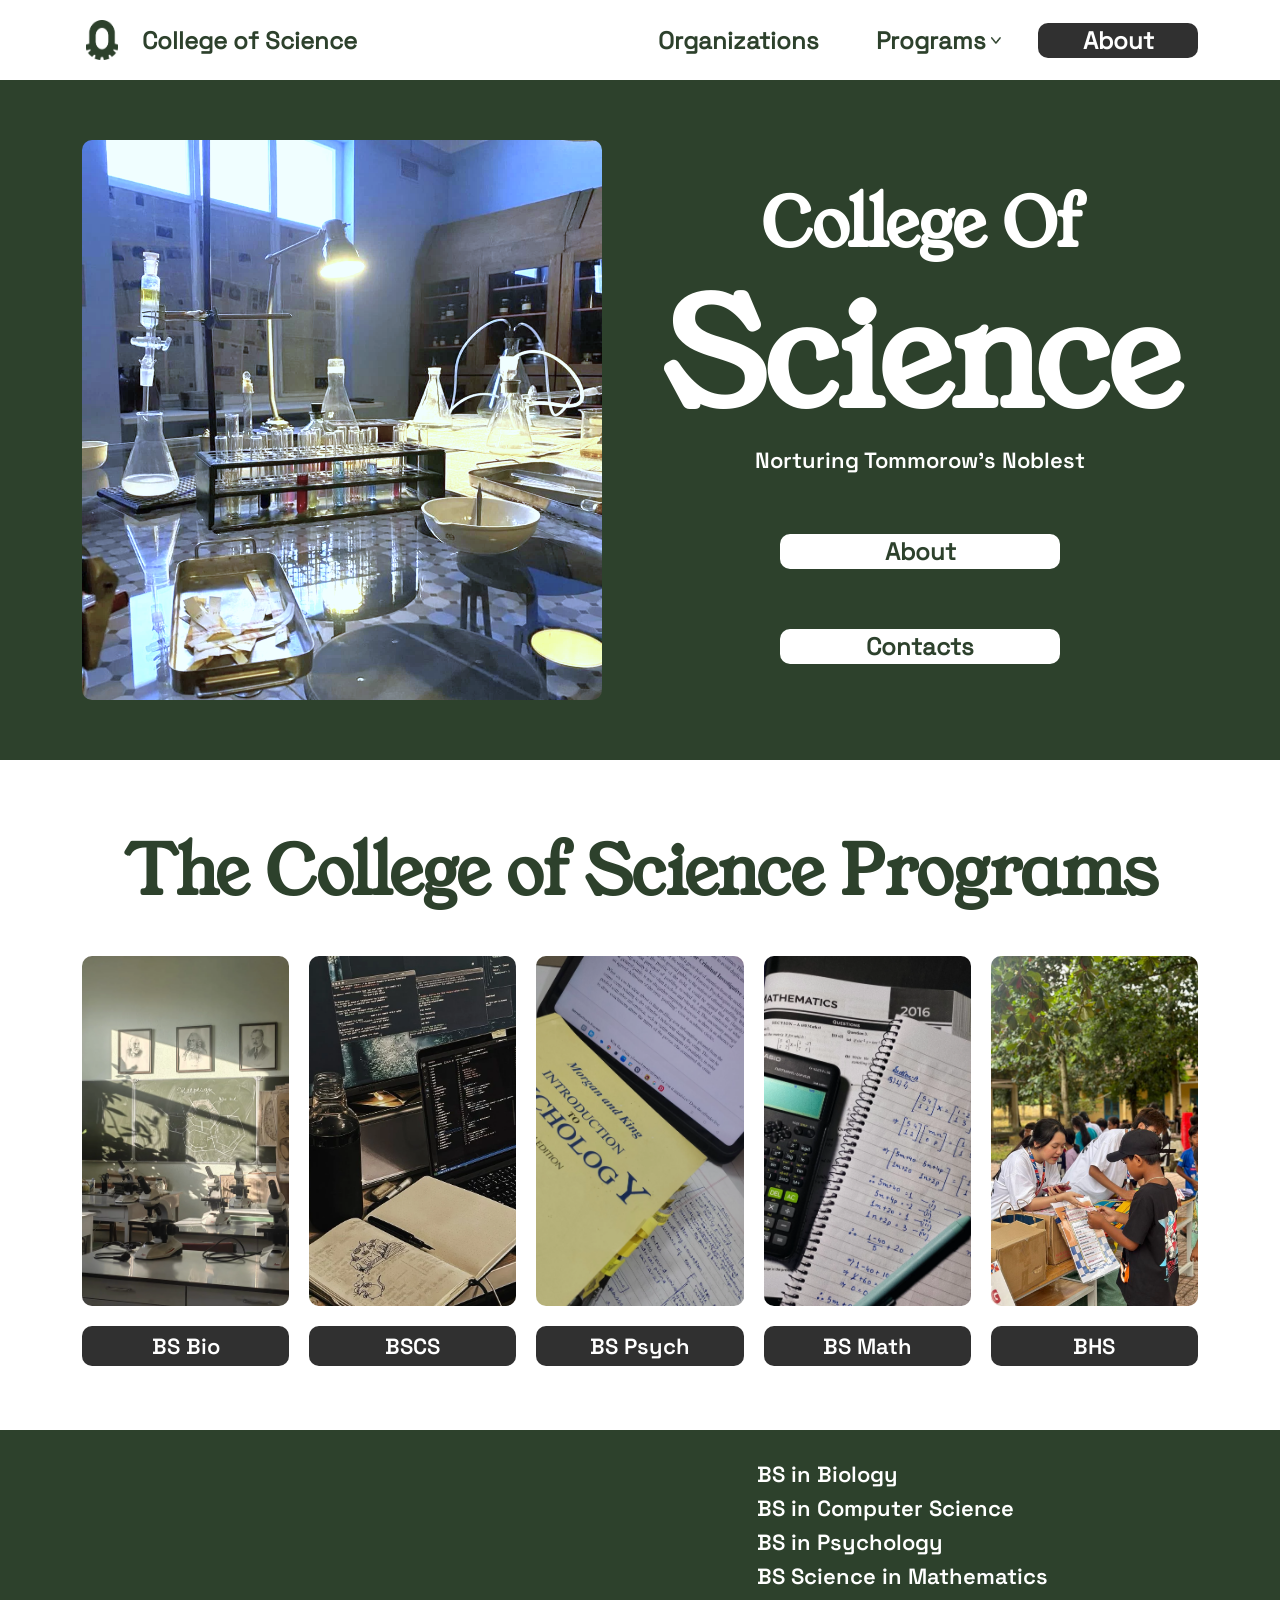
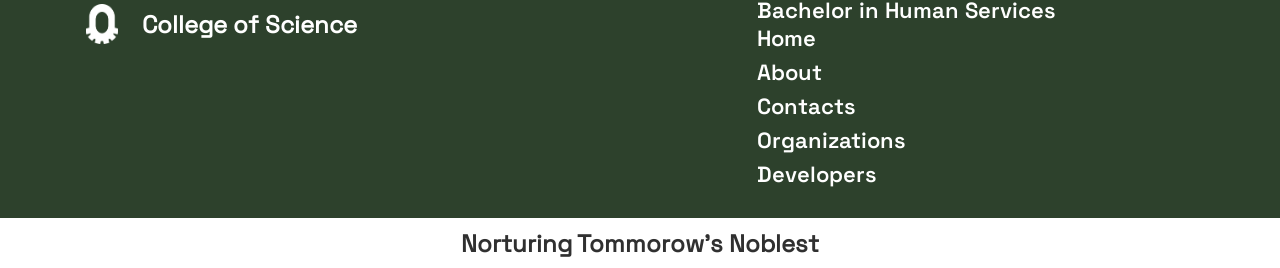
<file: index.html>
<!DOCTYPE html>
<html lang="en">

<head>
    <meta charset="UTF-8">
    <meta name="viewport" content="width=device-width, initial-scale=1.0">
    <title>College of Science | Home</title>
    <link rel="stylesheet" href="index.css">
    <style>
        /**************** Text Sizes ************/
        h1 {
            font-family: 'YoungSerif';
            font-size: clamp(42px, 6vw, 82px);
            margin: 0px;
        }
        h2 {
            font-family: 'YoungSerif';
            font-size: clamp(30px, 4vw, 52px);
            margin: 0px;
        }
        h3 {
            font-family: 'SpaceGrotesk';
            font-size: clamp(16px, 2vw, 24px);
            margin: 0px;
        }
        p {
            font-family: 'SpaceGroteskP';
            font-size: clamp(14px, 1.8vw, 22px);
            margin: 0px;
        }
        a{
            text-decoration: none;
            color: inherit;
        }
    </style>
</head>

<body style="margin: 0px; background-color: white;">

    <!------------ HEADER ------------------------->
    <div id="header">
        <div id="space">
            <a href="index.html">
                <div id="logo">
                    <div id="logo-container">
                        <img src="images/logo3.png" style="height: 100%;">
                    </div>
                    <h3 style="color: #2D412C;">College of Science</h3>
                </div>
            </a>

            <!-- HAMBURGER -->
            <input type="checkbox" id="nav-toggle">
            <label for="nav-toggle" id="hamburger">☰</label>

            <div id="navigation">
                <div class="item">
                    <a href="organizations.html"><h3>Organizations</h3></a>
                </div>

                <!-- DROPDOWN -->
                <div id="dropdown">
                    <a href="programs.html">
                        <div class="item">
                            <h3>Programs</h3>
                            <div id="arrow">
                                <img src="images/arrow1.png" style="width: 100%; height: 100%;">
                            </div>
                        </div>
                    </a>
                    <div id="content">
                        <a href="programs/biology.html">
                            <div class="item"><p>BSBio</p></div>
                        </a>
                        
                        <a href="programs/cs.html">
                            <div class="item"><p>BSCS</p></div>
                        </a>

                        <a href="programs/psych.html">
                            <div class="item"><p>BS Psych</p></div>
                        </a>

                        <a href="programs/math.html">
                            <div class="item"><p>BS Math</p></div>
                        </a>

                        <a href="programs/hs.html">
                            <div class="item"><p>BHS</p></div>
                        </a>
                    </div>
                </div>

                <a href="about.html">
                    <div class="about">
                        <h3>About</h3>
                    </div>
                </a>
            </div>
        </div>
    </div>

    <!------------ HERO PAGE ------------------------->
    <div style="background-color: #2D412C; width: 100%;">
        <div class="margin" style="padding: 60px 0px;">
            <div id="hero">
                <div id="hero-image">
                    <img src="images/home.png" style="width: 100%; height: auto;">
                </div>
                <div id="hero-content">
                    <div id="hero-text">
                        <h1 style="color: white; margin-bottom: -0.2em;">College Of</h1>
                        <h1 style="color: white; font-size: clamp(60px, 13vw, 200px); margin-bottom: -0.05em;">Science</h1>
                        <p style="color: white;">Norturing Tommorow's Noblest</p>
                    </div>
                    <div id="hero-buttons">
                        <a href="about.html">
                            <div class="buttons">
                                <h3>About</h3>
                            </div>
                        </a>
                        <a href="contacts.html">
                            <div class="buttons">
                                <h3>Contacts</h3>
                            </div>
                        </a>
                    </div>
                </div>
            </div>
        </div>
    </div>

    <!------------ PROGRAMS SELECTION ------------------------->
    <div id="title">
        <div id="programs-title">
            <h1 style="text-align: center; color: #2D412C;">The College of Science Programs</h1>
        </div>

        <div id="program">
            <div class="container">
                <a href="programs/biology.html">
                    <div class="images"><img src="programs_img/biology.png" alt="BS Biology"></div>
                </a>
                <a href="programs/biology.html">
                    <div class="buttons"><p>BS Bio</p></div>
                </a>
            </div>
            <div class="container">
                <a href="programs/cs.html">
                    <div class="images"><img src="programs_img/comsci.png" alt="BS Computer Science"></div>
                </a>
                <a href="programs/cs.html">
                    <div class="buttons"><p>BSCS</p></div>
                </a>
            </div>
            <div class="container">
                <a href="programs/psych.html">
                    <div class="images"><img src="programs_img/psych.png" alt="BS Psychology"></div>
                </a>
                <a href="programs/psych.html">
                    <div class="buttons"><p>BS Psych</p></div>
                </a>
            </div>
            <div class="container">
                <a href="programs/math.html">
                    <div class="images"><img src="programs_img/math.png" alt="BS Mathematics"></div>
                </a>
                <a href="programs/math.html">
                    <div class="buttons"><p>BS Math</p></div>
                </a>
            </div>
            <div class="container">
                <a href="programs/hs.html">
                    <div class="images"><img src="programs_img/hs.png" alt="BHS"></div>
                </a>
                <a href="programs/hs.html">
                    <div class="buttons"><p>BHS</p></div>
                </a>
            </div>
        </div>
    </div>

    <!------------ FOOTER ------------------------->
    <div style="background-color: #2D412C;">
        <div class="margin">
            <div id="footer">
                <a href="index.html">
                    <div id="footer-logo">
                        <div id="footer-logo-container">
                            <img src="images/logo1.png" style="height: 100%;">
                        </div>
                        <h3 style="color: white;">College of Science</h3>
                    </div>
                </a>

                <div id="foot_nav">
                    <div id="programs-list">
                        <a href="programs/biology.html">
                            <p>BS in Biology</p>
                        </a>
                        <a href="programs/cs.html">
                            <p>BS in Computer Science</p>
                        </a>
                        <a href="programs/psych.html">
                            <p>BS in Psychology</p>
                        </a>
                        <a href="programs/math.html">
                            <p>BS Science in Mathematics</p>
                        </a>
                        <a href="programs/hs.html">
                            <p>Bachelor in Human Services</p>
                        </a>
                    </div>
                    <div id="nav_container">
                        <a href="index.html">
                            <p>Home</p>
                        </a>
                        <a href="about.html">
                            <p>About</p>
                        </a>
                        
                        <a href="contacts.html">
                            <p>Contacts</p>
                        </a>
                        <a href="organizations.html">
                            <p>Organizations</p>
                        </a>
                        <a href="developers.html">
                            <p>Developers</p>
                        </a>
                    </div>
                </div>
            </div>
        </div>
    </div>
    <div id="foot2">
        <h3>Norturing Tommorow's Noblest</h3>
    </div>
</body>

</html>
</file>
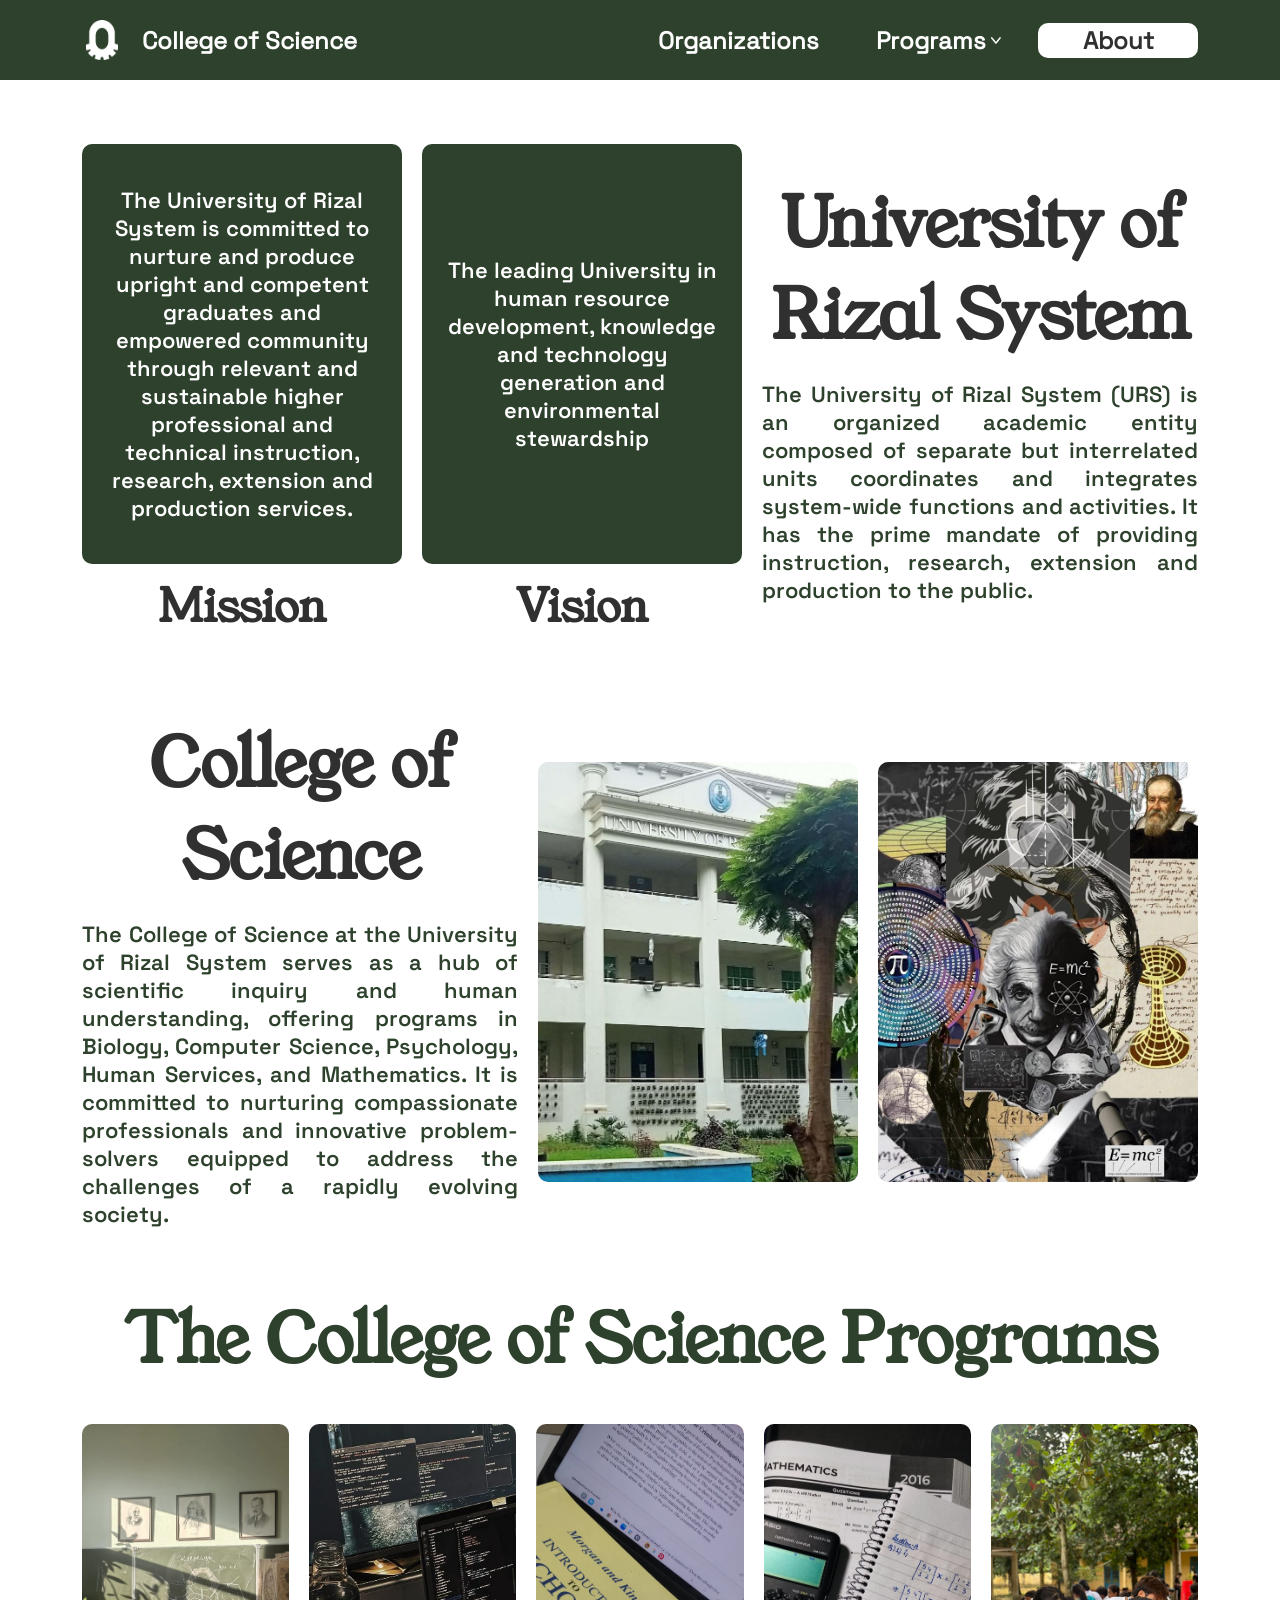
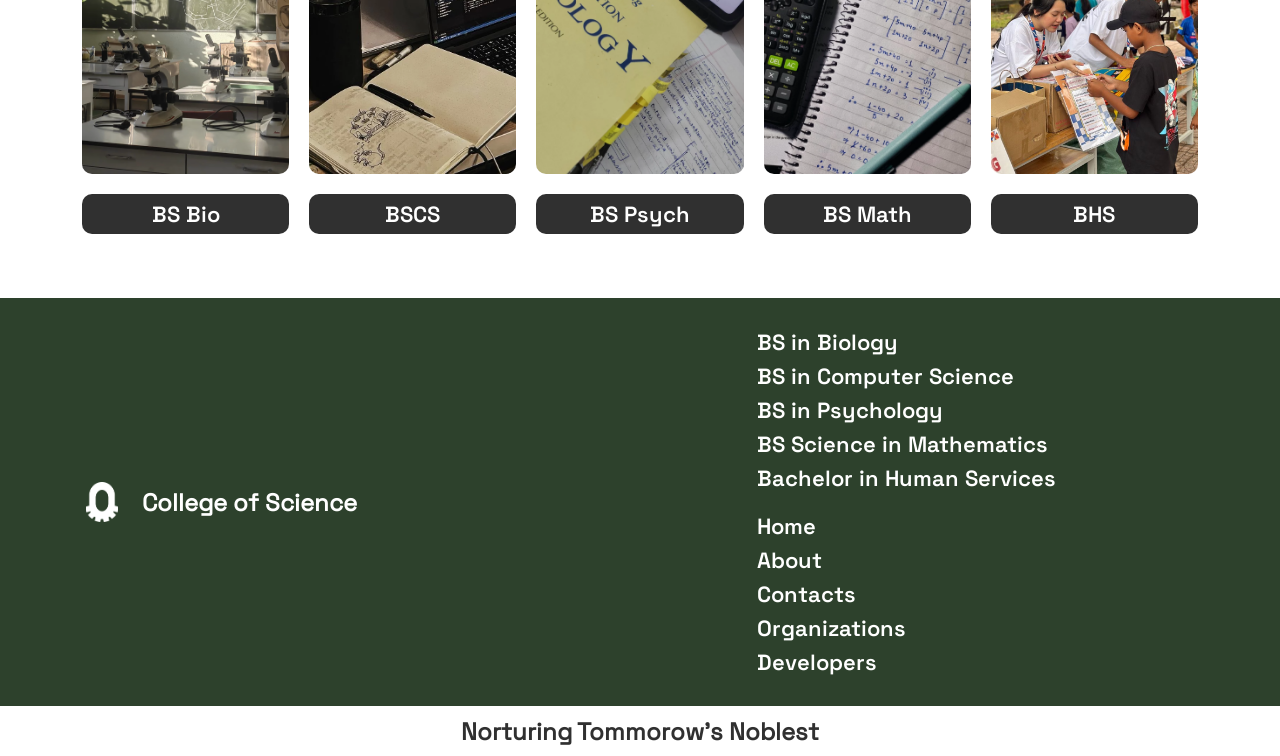
<file: about.html>
<!DOCTYPE html>
<html lang="en">

<head>
    <meta charset="UTF-8">
    <meta name="viewport" content="width=device-width, initial-scale=1.0">
    <title>College of Science | About</title>
    <link rel="stylesheet" href="about.css">
    <style>
        /**************** Text Sizes ************/
        h1 {
            font-family: 'YoungSerif';
            font-size: clamp(42px, 6vw, 82px);
            margin: 0px;
        }
        h2 {
            font-family: 'YoungSerif';
            font-size: clamp(30px, 4vw, 52px);
            margin: 0px;
        }
        h3 {
            font-family: 'SpaceGrotesk';
            font-size: clamp(16px, 2vw, 24px);
            margin: 0px;
        }
        p {
            font-family: 'SpaceGroteskP';
            font-size: clamp(14px, 1.8vw, 22px);
            margin: 0px;
        }
        a{
            text-decoration: none;
            color: inherit;
        }
    </style>
</head>

<body style="margin: 0px; background-color: white;">

    <!------------ HEADER ------------------------->
    <div id="header">
        <div id="space">
            <a href="index.html">
                <div id="logo">
                    <div id="logo-container">
                        <img src="images/logo1.png" style="height: 100%;">
                    </div>
                    <h3 style="color: white;">College of Science</h3>
                </div>
            </a>

            <!-- HAMBURGER -->
            <input type="checkbox" id="nav-toggle">
            <label for="nav-toggle" id="hamburger">☰</label>

            <div id="navigation">
                <div class="item">
                    <a href="organizations.html"><h3>Organizations</h3></a>
                </div>

                <!-- DROPDOWN -->
                <div id="dropdown">
                    <a href="programs.html">
                        <div class="item">
                            <h3>Programs</h3>
                            <div id="arrow">
                                <img src="images/arrow2.png" style="width: 100%; height: 100%;">
                            </div>
                        </div>
                    </a>
                    <div id="content">
                        <a href="programs/biology.html">
                            <div class="item"><p>BSBio</p></div>
                        </a>
                        
                        <a href="programs/cs.html">
                            <div class="item"><p>BSCS</p></div>
                        </a>

                        <a href="programs/psych.html">
                            <div class="item"><p>BS Psych</p></div>
                        </a>

                        <a href="programs/math.html">
                            <div class="item"><p>BS Math</p></div>
                        </a>

                        <a href="programs/hs.html">
                            <div class="item"><p>BHS</p></div>
                        </a>
                    </div>
                </div>

                <a href="about.html">
                    <div class="about">
                        <h3>About</h3>
                    </div>
                </a>
            </div>
        </div>
    </div>

    <!------------ FRONT PAGE ------------------------->
    <div class="margin">
        <div id="urs">
            <div id="misvis">
                <div class="card">
                    <div class="box">
                        <p>The University of Rizal System is committed to nurture and produce upright and competent graduates and empowered community through relevant and sustainable higher professional and technical instruction, research, extension and production services.</p>
                    </div>
                    <h2>Mission</h2>
                </div>

                <div class="card">
                    <div class="box">
                        <p>The leading University in human resource development, knowledge and technology generation and environmental stewardship</p>
                    </div>
                    <h2>Vision</h2>
                </div>

                <div id="desc">
                    <h1>University of Rizal System</h1>
                    <p>
                        The University of Rizal System (URS) is an organized academic entity composed of separate but interrelated units coordinates and integrates system-wide functions and activities. It has the prime mandate of providing instruction, research, extension and production to the public.
                    </p>
                </div>
            </div>

            <div id="misvis">
                <div id="desc">
                    <h1>College of Science</h1>
                    <p>
                        The College of Science at the University of Rizal System serves as a hub of scientific inquiry and human understanding, offering programs in Biology, Computer Science, Psychology, Human Services, and Mathematics. It is committed to nurturing compassionate professionals and innovative problem-solvers equipped to address the challenges of a rapidly evolving society.
                    </p>
                </div>

                <div class="card">
                    <div class="box">
                        <img width="100%" src="images/cos1.jpg">
                    </div>
                </div>

                <div class="card">
                    <div class="box">
                        <img width="100%" src="images/cos2.jpg">
                    </div>
                </div>
            </div>
        </div>
    </div>

    <!------------ PROGRAMS SELECTION ------------------------->
    <div id="title">
        <div id="programs-title">
            <h1 style="text-align: center; color: #2D412C;">The College of Science Programs</h1>
        </div>

        <div id="program">
            <div class="container">
                <a href="programs/biology.html">
                    <div class="images"><img src="programs_img/biology.png" alt="BS Biology"></div>
                </a>
                <a href="programs/biology.html">
                    <div class="buttons"><p>BS Bio</p></div>
                </a>
            </div>
            <div class="container">
                <a href="programs/cs.html">
                    <div class="images"><img src="programs_img/comsci.png" alt="BS Computer Science"></div>
                </a>
                <a href="programs/cs.html">
                    <div class="buttons"><p>BSCS</p></div>
                </a>
            </div>
            <div class="container">
                <a href="programs/psych.html">
                    <div class="images"><img src="programs_img/psych.png" alt="BS Psychology"></div>
                </a>
                <a href="programs/psych.html">
                    <div class="buttons"><p>BS Psych</p></div>
                </a>
            </div>
            <div class="container">
                <a href="programs/math.html">
                    <div class="images"><img src="programs_img/math.png" alt="BS Mathematics"></div>
                </a>
                <a href="programs/math.html">
                    <div class="buttons"><p>BS Math</p></div>
                </a>
            </div>
            <div class="container">
                <a href="programs/hs.html">
                    <div class="images"><img src="programs_img/hs.png" alt="BHS"></div>
                </a>
                <a href="programs/hs.html">
                    <div class="buttons"><p>BHS</p></div>
                </a>
            </div>
        </div>
    </div>

    <!------------ FOOTER ------------------------->
    <div style="background-color: #2D412C;">
        <div class="margin">
            <div id="footer">
                <a href="index.html">
                    <div id="footer-logo">
                        <div id="footer-logo-container">
                            <img src="images/logo1.png" style="height: 100%;">
                        </div>
                        <h3 style="color: white;">College of Science</h3>
                    </div>
                </a>

                <div id="foot_nav">
                    <div id="programs-list">
                        <a href="programs/biology.html">
                            <p>BS in Biology</p>
                        </a>
                        <a href="programs/cs.html">
                            <p>BS in Computer Science</p>
                        </a>
                        <a href="programs/psych.html">
                            <p>BS in Psychology</p>
                        </a>
                        <a href="programs/math.html">
                            <p>BS Science in Mathematics</p>
                        </a>
                        <a href="programs/hs.html">
                            <p>Bachelor in Human Services</p>
                        </a>
                    </div>
                    <div id="nav_container">
                        <a href="index.html">
                            <p>Home</p>
                        </a>
                        <a href="about.html">
                            <p>About</p>
                        </a>
                        
                        <a href="contacts.html">
                            <p>Contacts</p>
                        </a>
                        <a href="organizations.html">
                            <p>Organizations</p>
                        </a>
                        <a href="developers.html">
                            <p>Developers</p>
                        </a>
                    </div>
                </div>
            </div>
        </div>
    </div>
    <div id="foot2">
        <h3>Norturing Tommorow's Noblest</h3>
    </div>
</body>

</html>
</file>
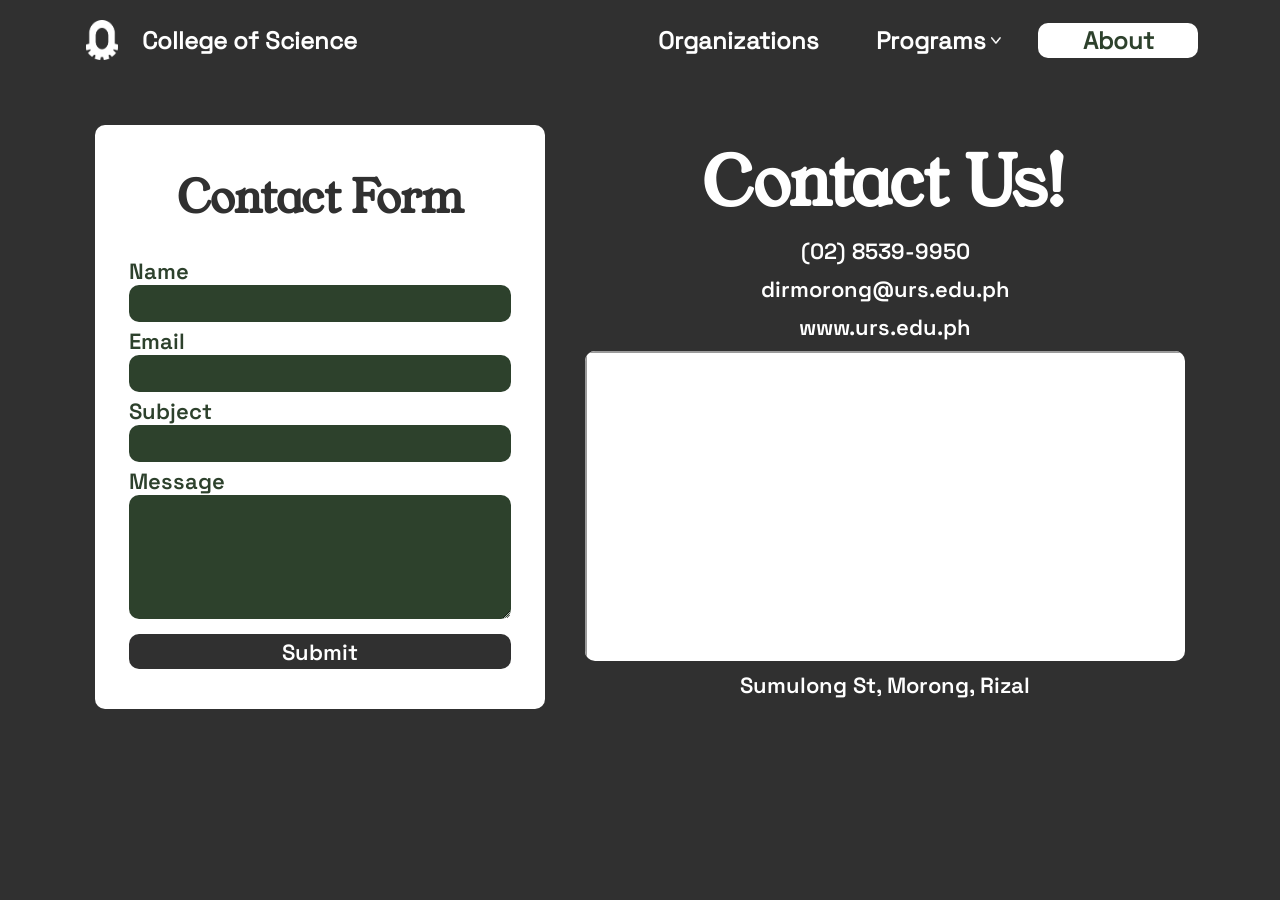
<file: contacts.html>
<!DOCTYPE html>
<html lang="en">

<head>
    <meta charset="UTF-8">
    <meta name="viewport" content="width=device-width, initial-scale=1.0">
    <title>College of Science | Contacts</title>
    <link rel="stylesheet" href="contacts.css">
    <style>
        /**************** Text Sizes ************/
        h1 {
            font-family: 'YoungSerif';
            font-size: clamp(42px, 6vw, 82px);
            margin: 0px;
        }
        h2 {
            font-family: 'YoungSerif';
            font-size: clamp(30px, 4vw, 52px);
            margin: 0px;
        }
        h3 {
            font-family: 'SpaceGrotesk';
            font-size: clamp(16px, 2vw, 24px);
            margin: 0px;
        }
        p {
            font-family: 'SpaceGroteskP';
            font-size: clamp(14px, 1.8vw, 22px);
            margin: 0px;
        }
        .textboxes label {
            font-family: 'SpaceGroteskP';
            font-size: clamp(14px, 1.8vw, 22px);
            margin: 0px;
            color: #2D412C;
        }
        .textboxes input {
            font-family: 'SpaceGroteskP';
            font-size: clamp(14px, 1.8vw, 22px);
            margin: 0px;
        }
        a {
            text-decoration: none;
            color: inherit;
        }
    </style>
</head>

<body style="margin: 0px; background-color: #303030;">

    <!------------ HEADER ------------------------->
    <div id="header">
        <div id="space">
            <a href="index.html">
                <div id="logo">
                    <div id="logo-container">
                        <img src="images/logo1.png" style="height: 100%;">
                    </div>
                    <h3 style="color: white;">College of Science</h3>
                </div>
            </a>

            <!-- HAMBURGER -->
            <input type="checkbox" id="nav-toggle">
            <label for="nav-toggle" id="hamburger">☰</label>

            <div id="navigation">
                <div class="item">
                    <a href="organizations.html"><h3>Organizations</h3></a>
                </div>

                <!-- DROPDOWN -->
                <div id="dropdown">
                    <a href="programs.html">
                        <div class="item">
                            <h3>Programs</h3>
                            <div id="arrow">
                                <img src="images/arrow2.png" style="width: 100%; height: 100%;">
                            </div>
                        </div>
                    </a>    
                    <div id="content">
                        <a href="programs/biology.html">
                            <div class="item"><p>BSBio</p></div>
                        </a>
                        
                        <a href="programs/cs.html">
                            <div class="item"><p>BSCS</p></div>
                        </a>

                        <a href="programs/psych.html">
                            <div class="item"><p>BS Psych</p></div>
                        </a>

                        <a href="programs/math.html">
                            <div class="item"><p>BS Math</p></div>
                        </a>

                        <a href="programs/hs.html">
                            <div class="item"><p>BHS</p></div>
                        </a>
                    </div>
                </div>

                <a href="about.html">
                    <div class="about">
                        <h3>About</h3>
                    </div>
                </a>
            </div>
        </div>
    </div>

    <!------------ FRONT PAGE ------------------------->
    <div style="background-color: #303030; width: 100%;">
        <div class="margin" style="padding: 45px 0px;">
            <div id="contact-wrapper">

                <!-- FORM -->
                <div id="form">
                    <div id="all_gap">
                        <h2 style="text-align: center; color: #303030;">Contact Form</h2>

                        <form>
                            <div id="txt_gap">
                                <div class="textboxes">
                                    <label for="Name">Name</label>
                                    <input type="text" id="Name">
                                </div>
                                <div class="textboxes">
                                    <label for="Email">Email</label>
                                    <input type="text" id="Email" required>
                                </div>
                                <div class="textboxes">
                                    <label for="Subject">Subject</label>
                                    <input type="text" id="Subject">
                                </div>
                                <div class="textboxes">
                                    <label for="Message">Message</label>
                                    <textarea id="Message"></textarea>
                                </div>
                                <input type="submit" id="Submit">
                            </div>
                        </form>

                    </div>
                </div>

                <!-- CONTACT INFO -->
                <div id="contact-info">
                    <h1>Contact Us!</h1>
                    <p>(02) 8539-9950</p>
                    <p>dirmorong@urs.edu.ph</p>
                    <p>www.urs.edu.ph</p>
                    <div id="map-container">
                        <iframe src="https://www.google.com/maps/embed?pb=!1m18!1m12!1m3!1d1931.221682469435!2d121.23548053898872!3d14.516613685177942!2m3!1f0!2f0!3f0!3m2!1i1024!2i768!4f13.1!3m3!1m2!1s0x3397c120ba63a7ab%3A0x71c25c4105bf1c5b!2sUniversity%20of%20Rizal%20System%20-%20Morong%20Campus!5e0!3m2!1sen!2sph!4v1777354361051!5m2!1sen!2sph" width="100%" height="100%" allowfullscreen="" loading="lazy"></iframe>
                    </div>
                    <p>Sumulong St, Morong, Rizal</p>
                </div>

            </div>
        </div>
    </div>

</body>

</html>
</file>
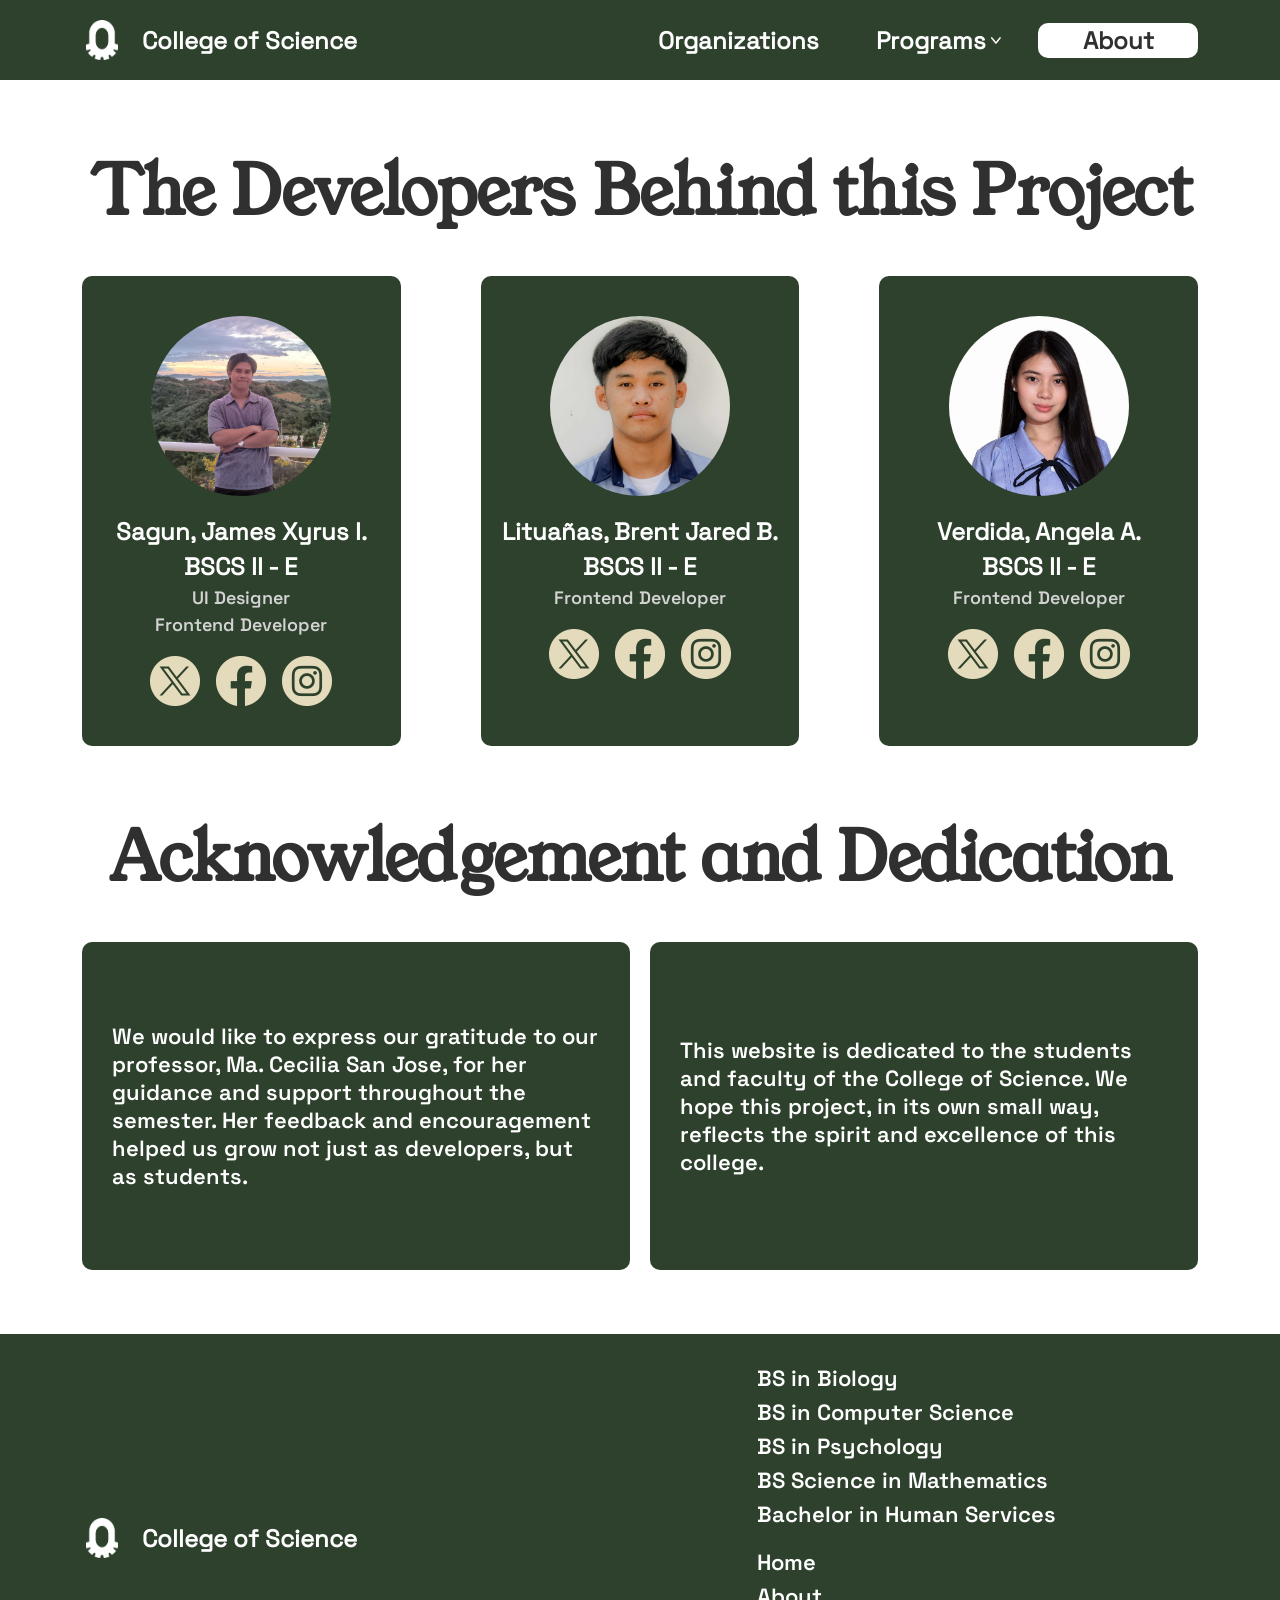
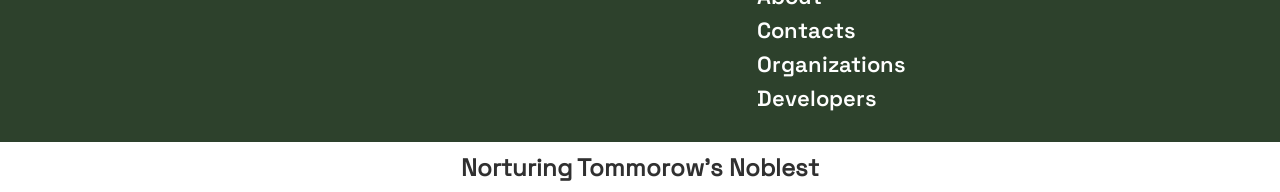
<file: developers.html>
<!DOCTYPE html>
<html lang="en">

<head>
    <meta charset="UTF-8">
    <meta name="viewport" content="width=device-width, initial-scale=1.0">
    <title>College of Science | Developers</title>
    <link rel="stylesheet" href="developers.css">
    <style>
        /**************** Text Sizes ************/
        h1 {
            font-family: 'YoungSerif';
            font-size: clamp(42px, 6vw, 82px);
            margin: 0px;
        }
        h2 {
            font-family: 'YoungSerif';
            font-size: clamp(30px, 4vw, 52px);
            margin: 0px;
        }
        h3 {
            font-family: 'SpaceGrotesk';
            font-size: clamp(16px, 2vw, 24px);
            margin: 0px;
        }
        p {
            font-family: 'SpaceGroteskP';
            font-size: clamp(14px, 1.8vw, 22px);
            margin: 0px;
        }
        a {
            text-decoration: none;
            color: inherit;
        }
    </style>
</head>

<body style="margin: 0px; background-color: white;">

    <!------------ HEADER ------------------------->
    <div id="header">
        <div id="space">
            <a href="index.html">
                <div id="logo">
                    <div id="logo-container">
                        <img src="images/logo1.png" style="height: 100%;">
                    </div>
                    <h3 style="color: white;">College of Science</h3>
                </div>
            </a>

            <!-- HAMBURGER -->
            <input type="checkbox" id="nav-toggle">
            <label for="nav-toggle" id="hamburger">☰</label>

            <div id="navigation">
                <div class="item">
                    <a href="organizations.html"><h3>Organizations</h3></a>
                </div>

                <!-- DROPDOWN -->
                <div id="dropdown">
                    <a href="programs.html">
                        <div class="item">
                            <h3>Programs</h3>
                            <div id="arrow">
                                <img src="images/arrow2.png" style="width: 100%; height: 100%;">
                            </div>
                        </div>
                    </a>
                    <div id="content">
                        <a href="programs/biology.html">
                            <div class="item"><p>BSBio</p></div>
                        </a>
                        
                        <a href="programs/cs.html">
                            <div class="item"><p>BSCS</p></div>
                        </a>

                        <a href="programs/psych.html">
                            <div class="item"><p>BS Psych</p></div>
                        </a>

                        <a href="programs/math.html">
                            <div class="item"><p>BS Math</p></div>
                        </a>

                        <a href="programs/hs.html">
                            <div class="item"><p>BHS</p></div>
                        </a>
                    </div>
                </div>

                <a href="about.html">
                    <div class="about">
                        <h3>About</h3>
                    </div>
                </a>
            </div>
        </div>
    </div>

    <!------------ DEVELOPERS ------------------------->
    <div class="margin">
        <div id="developers">

            <h1 style="color: #303030; text-align: center;">The Developers Behind this Project</h1>

            <div id="dev-cards">
                <div class="dev-card">
                    <div class="dev-photo">
                        <img src="images/dev1.png">
                    </div>
                    <div class="dev-info">
                        <h3>Sagun, James Xyrus I.</h3>
                        <h3>BSCS II - E</h3>
                        <p>UI Designer</p>
                        <p>Frontend Developer</p>
                    </div>
                    <div class="dev-socials">
                        <a href="#">
                            <div class="social-icon">
                                <img src="images/x.png" alt="X">
                            </div>
                        </a>
                        <a href="#">
                            <div class="social-icon">
                                <img src="images/fb.png" alt="Facebook">
                            </div>
                        </a>
                        <a href="#">
                            <div class="social-icon">
                                <img src="images/ig.png" alt="Instagram">
                            </div>
                        </a>
                    </div>
                </div>

                <div class="dev-card">
                    <div class="dev-photo">
                        <img src="images/dev2.png">
                    </div>
                    <div class="dev-info">
                        <h3>Lituañas, Brent Jared B.</h3>
                        <h3>BSCS II - E</h3>
                        <p>Frontend Developer</p>
                    </div>
                    <div class="dev-socials">
                        <a href="#">
                            <div class="social-icon">
                                <img src="images/x.png" alt="X">
                            </div>
                        </a>
                        <a href="#">
                            <div class="social-icon">
                                <img src="images/fb.png" alt="Facebook">
                            </div>
                        </a>
                        <a href="#">
                            <div class="social-icon">
                                <img src="images/ig.png" alt="Instagram">
                            </div>
                        </a>
                    </div>
                </div>

                <div class="dev-card">
                    <div class="dev-photo">
                        <img src="images/dev3.png">
                    </div>
                    <div class="dev-info">
                        <h3>Verdida, Angela A.</h3>
                        <h3>BSCS II - E</h3>
                        <p>Frontend Developer</p>
                    </div>
                    <div class="dev-socials">
                        <a href="#">
                            <div class="social-icon">
                                <img src="images/x.png" alt="X">
                            </div>
                        </a>
                        <a href="#">
                            <div class="social-icon">
                                <img src="images/fb.png" alt="Facebook">
                            </div>
                        </a>
                        <a href="#">
                            <div class="social-icon">
                                <img src="images/ig.png" alt="Instagram">
                            </div>
                        </a>
                    </div>
                </div>

            </div>
        </div>
    </div>

    <!------------ ACKNOWLEDGEMENT ------------------------->
    <div class="margin">
        <div id="acknowledgement">

            <h1 style="color: #303030; text-align: center;">Acknowledgement and Dedication</h1>

            <div id="ack-boxes">
                <div class="ack-box">
                    <p>We would like to express our gratitude to our professor, Ma. Cecilia San Jose, for her guidance and support throughout the semester. Her feedback and encouragement helped us grow not just as developers, but as students.</p>
                </div>
                <div class="ack-box">
                    <p>This website is dedicated to the students and faculty of the College of Science. We hope this project, in its own small way, reflects the spirit and excellence of this college.</p>
                </div>
            </div>

        </div>
    </div>

    <!------------ FOOTER ------------------------->
    <div style="background-color: #2D412C;">
        <div class="margin">
            <div id="footer">
                <a href="index.html">
                    <div id="footer-logo">
                        <div id="footer-logo-container">
                            <img src="images/logo1.png" style="height: 100%;">
                        </div>
                        <h3 style="color: white;">College of Science</h3>
                    </div>
                </a>

                <div id="foot_nav">
                    <div id="programs-list">
                        <a href="programs/biology.html">
                            <p>BS in Biology</p>
                        </a>
                        <a href="programs/cs.html">
                            <p>BS in Computer Science</p>
                        </a>
                        <a href="programs/psych.html">
                            <p>BS in Psychology</p>
                        </a>
                        <a href="programs/math.html">
                            <p>BS Science in Mathematics</p>
                        </a>
                        <a href="programs/hs.html">
                            <p>Bachelor in Human Services</p>
                        </a>
                    </div>
                    <div id="nav_container">
                        <a href="index.html">
                            <p>Home</p>
                        </a>
                        <a href="about.html">
                            <p>About</p>
                        </a>
                        
                        <a href="contacts.html">
                            <p>Contacts</p>
                        </a>
                        <a href="organizations.html">
                            <p>Organizations</p>
                        </a>
                        <a href="developers.html">
                            <p>Developers</p>
                        </a>
                    </div>
                </div>
            </div>
        </div>
    </div>
    <div id="foot2">
        <h3>Norturing Tommorow's Noblest</h3>
    </div>

</body>
</html>
</file>
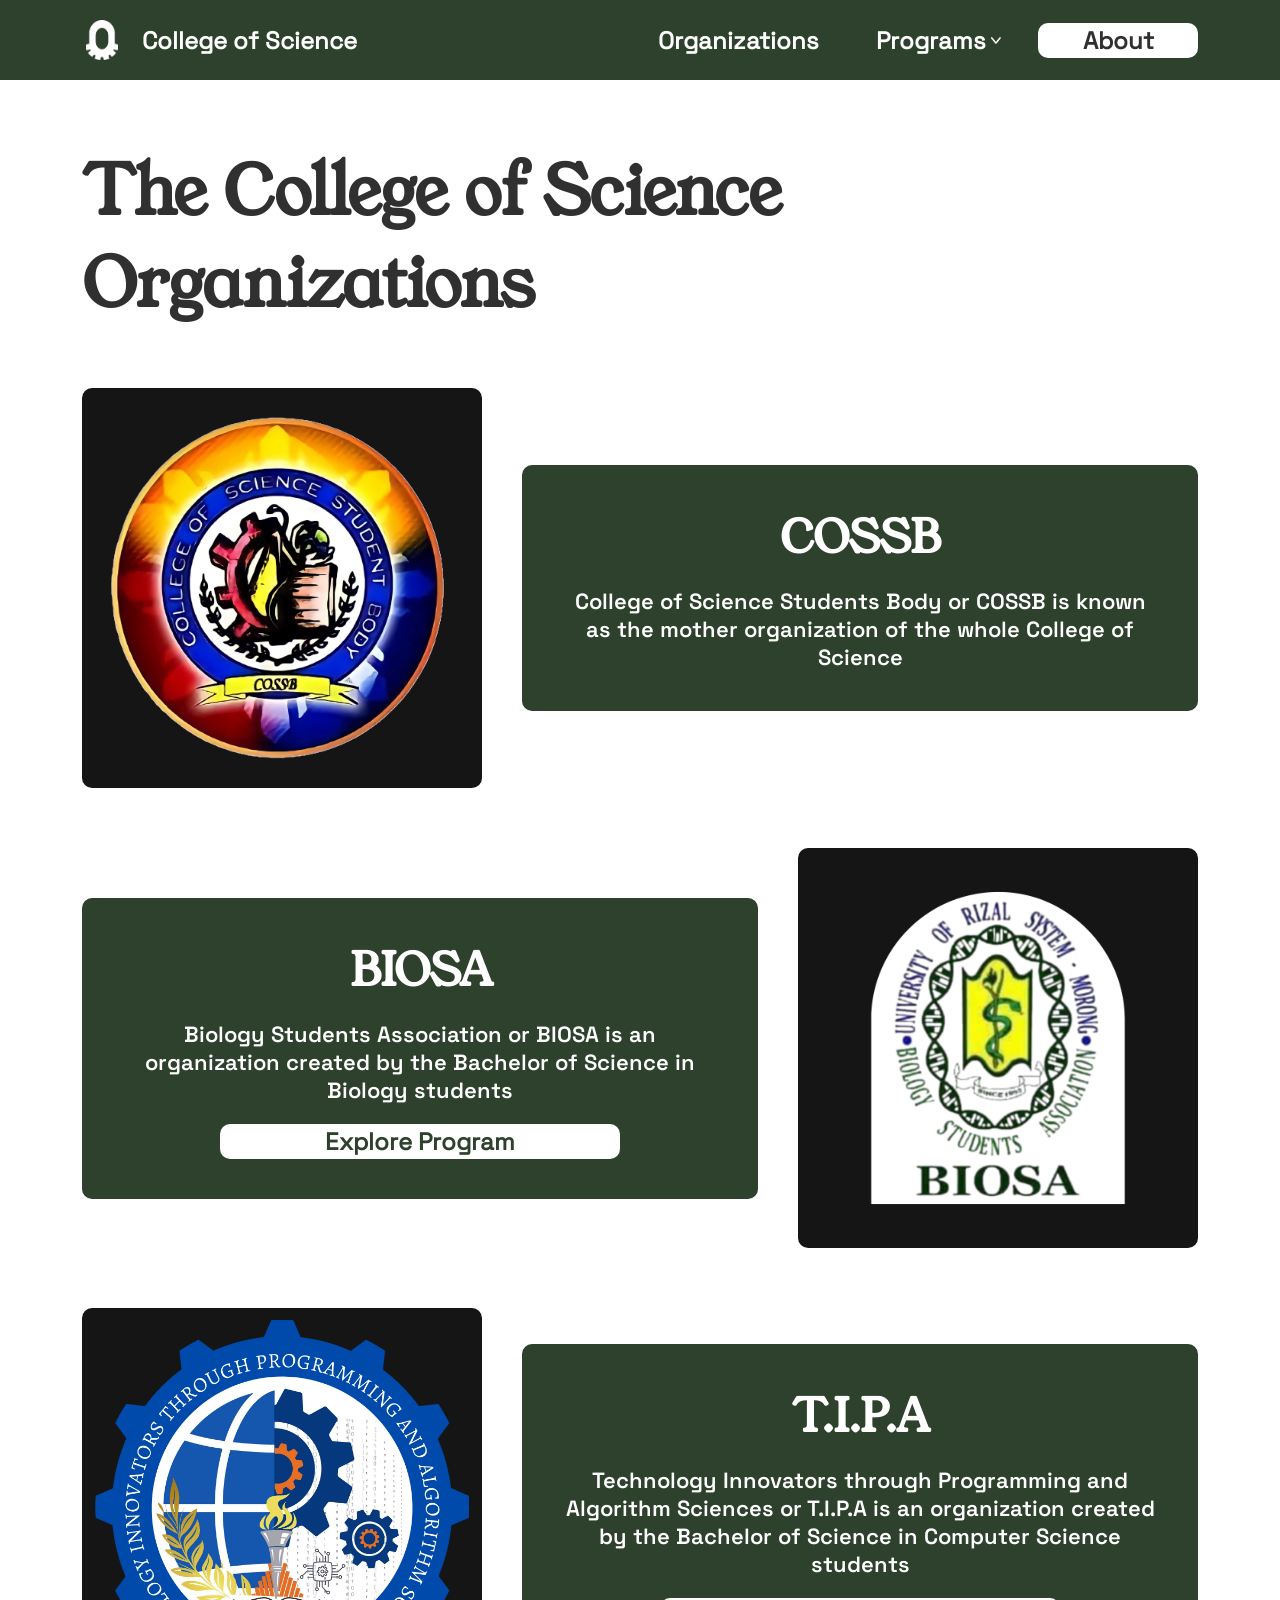
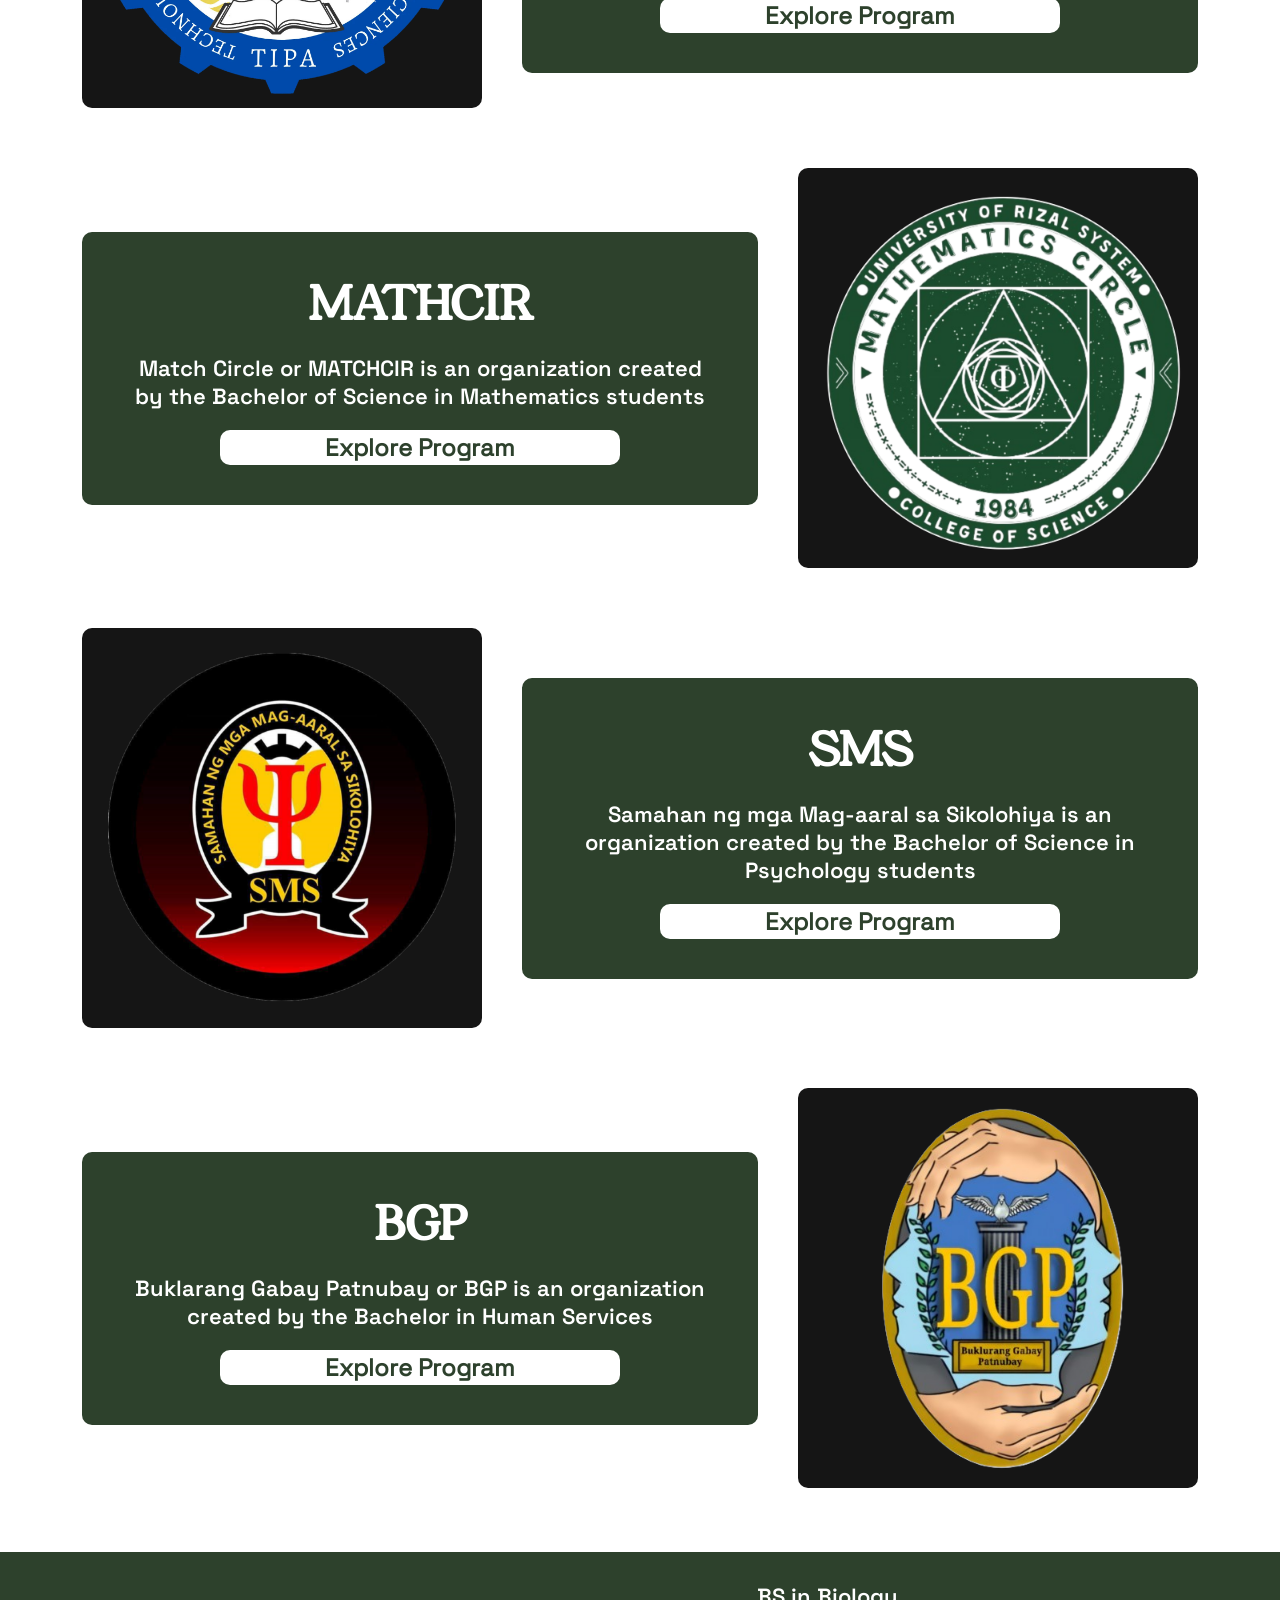
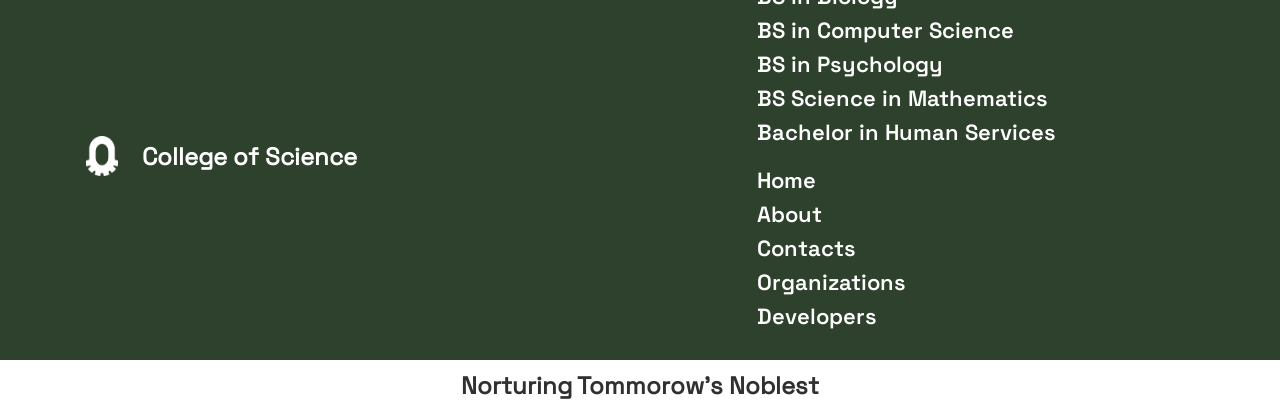
<file: organizations.html>
<!DOCTYPE html>
<html lang="en">
<head>
    <meta charset="UTF-8">
    <meta name="viewport" content="width=device-width, initial-scale=1.0">
    <link rel="stylesheet" href="organizations.css">
    <title>College of Science | Organizations</title>

    <style>
        /**************** Text Sizes ************/
        h1 {
            font-family: 'YoungSerif';
            font-size: clamp(42px, 6vw, 82px);
            margin: 0px;
        }
        h2 {
            font-family: 'YoungSerif';
            font-size: clamp(30px, 4vw, 52px);
            margin: 0px;
        }
        h3 {
            font-family: 'SpaceGrotesk';
            font-size: clamp(16px, 2vw, 24px);
            margin: 0px;
        }
        p {
            font-family: 'SpaceGroteskP';
            font-size: clamp(14px, 1.8vw, 22px);
            margin: 0px;
        }
        a{
            text-decoration: none;
            color: inherit;
        }
    </style>
</head>


<body>
    <!------------ HEADER ------------------------->
    <div id="header">
        <div id="space">
            <a href="index.html">
                <div id="logo">
                    <div id="logo-container">
                        <img src="images/logo1.png" style="height: 100%;">
                    </div>
                    <h3 style="color: white;">College of Science</h3>
                </div>
            </a>

            <!-- HAMBURGER -->
            <input type="checkbox" id="nav-toggle">
            <label for="nav-toggle" id="hamburger">☰</label>

            <div id="navigation">
                <div class="item">
                    <a href="organizations.html"><h3>Organizations</h3></a>
                </div>

                <!-- DROPDOWN -->
                <div id="dropdown">
                    <a href="programs.html">
                        <div class="item">
                            <h3>Programs</h3>
                            <div id="arrow">
                                <img src="images/arrow2.png" style="width: 100%; height: 100%;">
                            </div>
                        </div>
                    </a>
                    <div id="content">
                        <a href="programs/biology.html">
                            <div class="item"><p>BSBio</p></div>
                        </a>
                        
                        <a href="programs/cs.html">
                            <div class="item"><p>BSCS</p></div>
                        </a>

                        <a href="programs/psych.html">
                            <div class="item"><p>BS Psych</p></div>
                        </a>

                        <a href="programs/math.html">
                            <div class="item"><p>BS Math</p></div>
                        </a>

                        <a href="programs/hs.html">
                            <div class="item"><p>BHS</p></div>
                        </a>
                    </div>
                </div>

                <a href="about.html">
                    <div class="about">
                        <h3>About</h3>
                    </div>
                </a>
            </div>
        </div>
    </div>

<section class="org">
    <h1 style="color: #303030;">The College of Science Organizations</h1>
    <div class="org-box">
        <div class="iframe-box"><img src="logo/COSSB.png"></div>
        <div class="org-text">
            <h2>COSSB</h2>
            <p>College of Science Students Body or COSSB is known as the mother organization of the whole College of Science</p>
        </div>
    </div>

    <div class="org-box reverse">
        <div class="iframe-box"><img src="logo/Biology - BIOSA.png"></div>
        <div class="org-text">
            <h2>BIOSA</h2>
            <p>Biology Students Association or BIOSA is an organization created by the Bachelor of Science in Biology students</p>
            <a href="programs/biology.html">
                <div class="explore">
                    <h3>Explore Program</h3>
                </div> 
            </a>
        </div>
    </div>

    <div class="org-box">
        <div class="iframe-box"><img src="logo/ComSci - TIPA.png"></div>
        <div class="org-text">
            <h2>T.I.P.A</h2>
            <p>Technology Innovators through Programming and Algorithm Sciences or T.I.P.A is an organization created by the Bachelor of Science in Computer Science students</p>
            <a href="programs/cs.html">
                <div class="explore">
                    <h3>Explore Program</h3>
                </div> 
            </a>
        </div>
    </div>


    <div class="org-box reverse">
        <div class="iframe-box"><img src="logo/Math - MATHCIR.png"></div>
            <div class="org-text">
            <h2>MATHCIR</h2>
            <p>Match Circle or MATCHCIR is an organization created by the Bachelor of Science in Mathematics students</p>
            <a href="programs/math.html">
                <div class="explore">
                    <h3>Explore Program</h3>
                </div>
            </a>
        </div>
    </div>


    <div class="org-box">
        <div class="iframe-box"><img src="logo/Psychology - SMS.png"></div>
        <div class="org-text">
            <h2>SMS</h2>
            <p>Samahan ng mga Mag-aaral sa Sikolohiya is an organization created by the Bachelor of Science in Psychology students</p>
            <a href="programs/psych.html">
                <div class="explore">
                    <h3>Explore Program</h3>
                </div>
            </a>
        </div>
    </div>

    <div class="org-box reverse">
        <div class="iframe-box"><img src="logo/HS - BGP.png"></div>
        <div class="org-text">
            <h2>BGP</h2>
            <p>Buklarang Gabay Patnubay or BGP is an organization created by the Bachelor in Human Services</p>
            <a href="programs/hs.html">
                <div class="explore">
                    <h3>Explore Program</h3>
                </div>
            </a>
        </div>
</section>

<!------------ FOOTER ------------------------->
    <div style="background-color: #2D412C;">
        <div class="margin">
            <div id="footer">
                <a href="index.html">
                    <div id="footer-logo">
                        <div id="footer-logo-container">
                            <img src="images/logo1.png" style="height: 100%;">
                        </div>
                        <h3 style="color: white;">College of Science</h3>
                    </div>
                </a>

                <div id="foot_nav">
                    <div id="programs-list">
                        <a href="programs/biology.html">
                            <p>BS in Biology</p>
                        </a>
                        <a href="programs/cs.html">
                            <p>BS in Computer Science</p>
                        </a>
                        <a href="programs/psych.html">
                            <p>BS in Psychology</p>
                        </a>
                        <a href="programs/math.html">
                            <p>BS Science in Mathematics</p>
                        </a>
                        <a href="programs/hs.html">
                            <p>Bachelor in Human Services</p>
                        </a>
                    </div>
                    <div id="nav_container">
                        <a href="index.html">
                            <p>Home</p>
                        </a>
                        <a href="about.html">
                            <p>About</p>
                        </a>
                        
                        <a href="contacts.html">
                            <p>Contacts</p>
                        </a>
                        <a href="organizations.html">
                            <p>Organizations</p>
                        </a>
                        <a href="developers.html">
                            <p>Developers</p>
                        </a>
                    </div>
                </div>
            </div>
        </div>
    </div>
    <div id="foot2">
        <h3>Norturing Tommorow's Noblest</h3>
    </div>
</body>
</html>
</file>
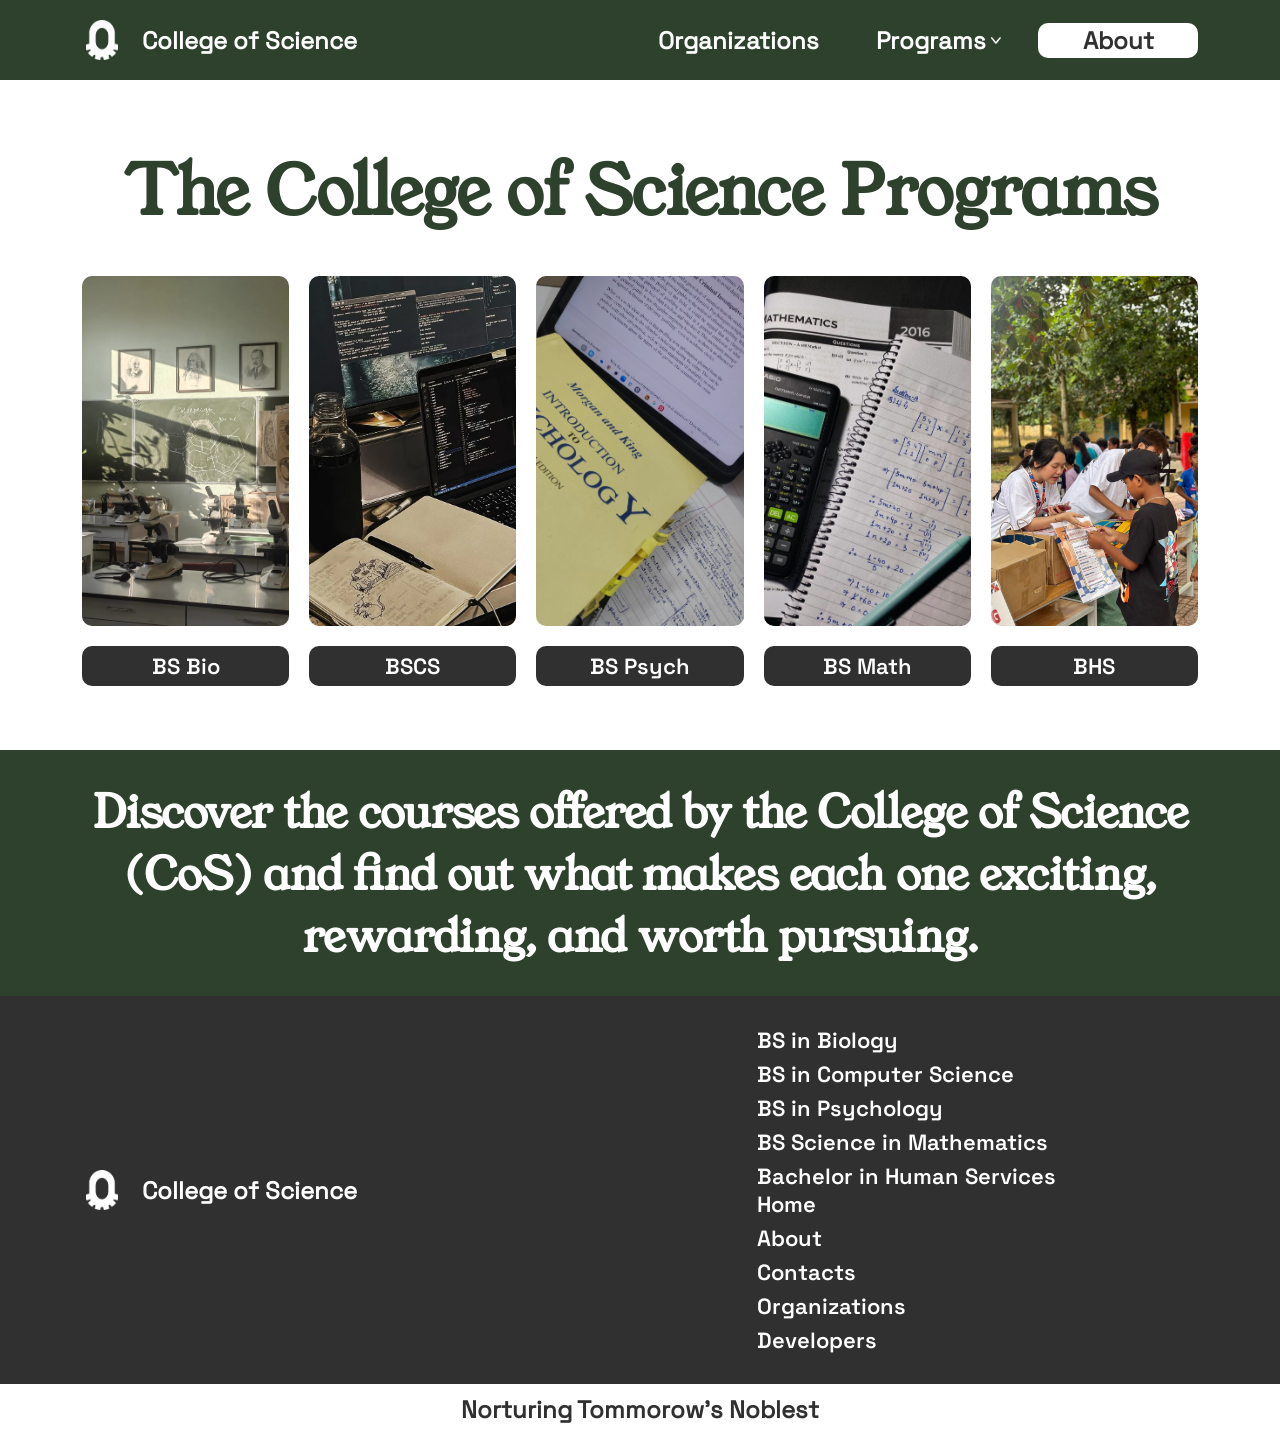
<file: programs.html>
<!DOCTYPE html>
<html lang="en">

<head>
    <meta charset="UTF-8">
    <meta name="viewport" content="width=device-width, initial-scale=1.0">
    <title>College of Science | Programs</title>
    <link rel="stylesheet" href="programs.css">
    <style>
        /**************** Text Sizes ************/
        h1 {
            font-family: 'YoungSerif';
            font-size: clamp(42px, 6vw, 82px);
            margin: 0px;
        }
        h2 {
            font-family: 'YoungSerif';
            font-size: clamp(30px, 4vw, 52px);
            margin: 0px;
        }
        h3 {
            font-family: 'SpaceGrotesk';
            font-size: clamp(16px, 2vw, 24px);
            margin: 0px;
        }
        p {
            font-family: 'SpaceGroteskP';
            font-size: clamp(14px, 1.8vw, 22px);
            margin: 0px;
        }
        a{
            text-decoration: none;
            color: inherit;
        }
    </style>
</head>

<body style="margin: 0px; background-color: white;">

    <!------------ HEADER ------------------------->
    <div id="header">
        <div id="space">
            <a href="index.html">
                <div id="logo">
                    <div id="logo-container">
                        <img src="images/logo1.png" style="height: 100%;">
                    </div>
                    <h3 style="color: white;">College of Science</h3>
                </div>
            </a>

            <!-- HAMBURGER -->
            <input type="checkbox" id="nav-toggle">
            <label for="nav-toggle" id="hamburger">☰</label>

            <div id="navigation">
                <div class="item">
                    <a href="organizations.html"><h3>Organizations</h3></a>
                </div>

                <!-- DROPDOWN -->
                <div id="dropdown">
                    <a href="programs.html">
                        <div class="item">
                            <h3>Programs</h3>
                            <div id="arrow">
                                <img src="images/arrow2.png" style="width: 100%; height: 100%;">
                            </div>
                        </div>
                    </a>
                    <div id="content">
                        <a href="programs/biology.html">
                            <div class="item"><p>BSBio</p></div>
                        </a>
                        
                        <a href="programs/cs.html">
                            <div class="item"><p>BSCS</p></div>
                        </a>

                        <a href="programs/psych.html">
                            <div class="item"><p>BS Psych</p></div>
                        </a>

                        <a href="programs/math.html">
                            <div class="item"><p>BS Math</p></div>
                        </a>

                        <a href="programs/hs.html">
                            <div class="item"><p>BHS</p></div>
                        </a>
                    </div>
                </div>

                <a href="about.html">
                    <div class="about">
                        <h3>About</h3>
                    </div>
                </a>
            </div>
        </div>
    </div>

    <!------------ PROGRAMS SELECTION ------------------------->
    <div id="title">
        <div id="programs-title">
            <h1 style="text-align: center; color: #2D412C;">The College of Science Programs</h1>
        </div>

        <div id="program">
            <div class="container">
                <a href="programs/biology.html">
                    <div class="images"><img src="programs_img/biology.png" alt="BS Biology"></div>
                </a>
                <a href="programs/biology.html">
                    <div class="buttons"><p>BS Bio</p></div>
                </a>
            </div>
            <div class="container">
                <a href="programs/cs.html">
                    <div class="images"><img src="programs_img/comsci.png" alt="BS Computer Science"></div>
                </a>
                <a href="programs/cs.html">
                    <div class="buttons"><p>BSCS</p></div>
                </a>
            </div>
            <div class="container">
                <a href="programs/psych.html">
                    <div class="images"><img src="programs_img/psych.png" alt="BS Psychology"></div>
                </a>
                <a href="programs/psych.html">
                    <div class="buttons"><p>BS Psych</p></div>
                </a>
            </div>
            <div class="container">
                <a href="programs/math.html">
                    <div class="images"><img src="programs_img/math.png" alt="BS Mathematics"></div>
                </a>
                <a href="programs/math.html">
                    <div class="buttons"><p>BS Math</p></div>
                </a>
            </div>
            <div class="container">
                <a href="programs/hs.html">
                    <div class="images"><img src="programs_img/hs.png" alt="BHS"></div>
                </a>
                <a href="programs/hs.html">
                    <div class="buttons"><p>BHS</p></div>
                </a>
            </div>
        </div>
    </div>

    <!------------ FOOTER ------------------------->
    <div style="width: 100%; background-color: #2D412C;">
        <div class="margin">
            <h2 id="discover">Discover the courses offered by the College of Science (CoS) and find out what makes each one exciting, rewarding, and worth pursuing.</h2>
        </div>
    </div>

    <div style="background-color: #303030;">
        <div class="margin">
            <div id="footer">
                <a href="index.html">
                    <div id="footer-logo">
                        <div id="logo-container">
                            <img src="images/logo1.png" style="height: 100%;">
                        </div>
                        <h3 style="color: white;">College of Science</h3>
                    </div>
                </a>

                <div id="foot_nav">
                    <div id="programs-list">
                        <a href="programs/biology.html">
                            <p>BS in Biology</p>
                        </a>
                        <a href="programs/cs.html">
                            <p>BS in Computer Science</p>
                        </a>
                        <a href="programs/psych.html">
                            <p>BS in Psychology</p>
                        </a>
                        <a href="programs/math.html">
                            <p>BS Science in Mathematics</p>
                        </a>
                        <a href="programs/hs.html">
                            <p>Bachelor in Human Services</p>
                        </a>
                    </div>
                    <div id="nav_container">
                        <a href="index.html">
                            <p>Home</p>
                        </a>
                        <a href="about.html">
                            <p>About</p>
                        </a>
                        
                        <a href="contacts.html">
                            <p>Contacts</p>
                        </a>
                        <a href="organizations.html">
                            <p>Organizations</p>
                        </a>
                        <a href="developers.html">
                            <p>Developers</p>
                        </a>
                    </div>
                </div>
            </div>
        </div>
    </div>
    <div id="foot2">
        <h3>Norturing Tommorow's Noblest</h3>
    </div>
</body>

</html>
</file>
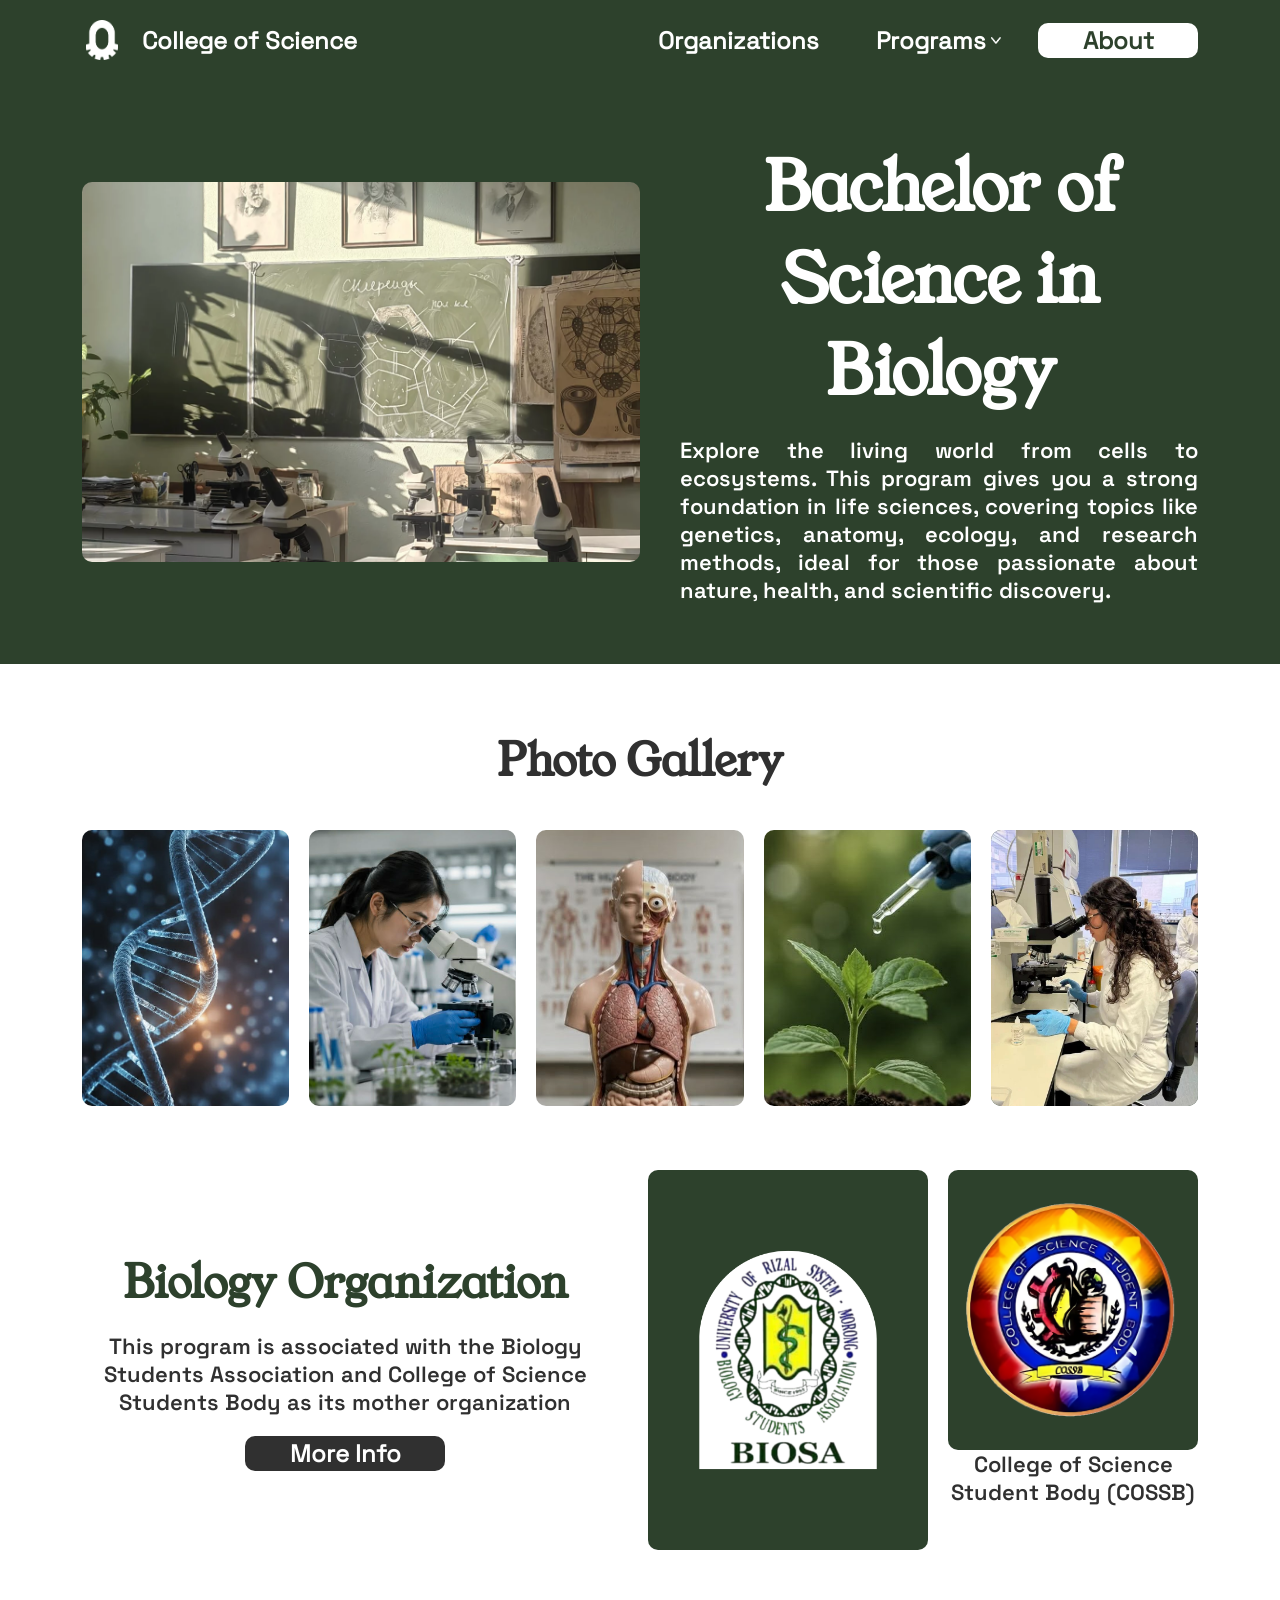
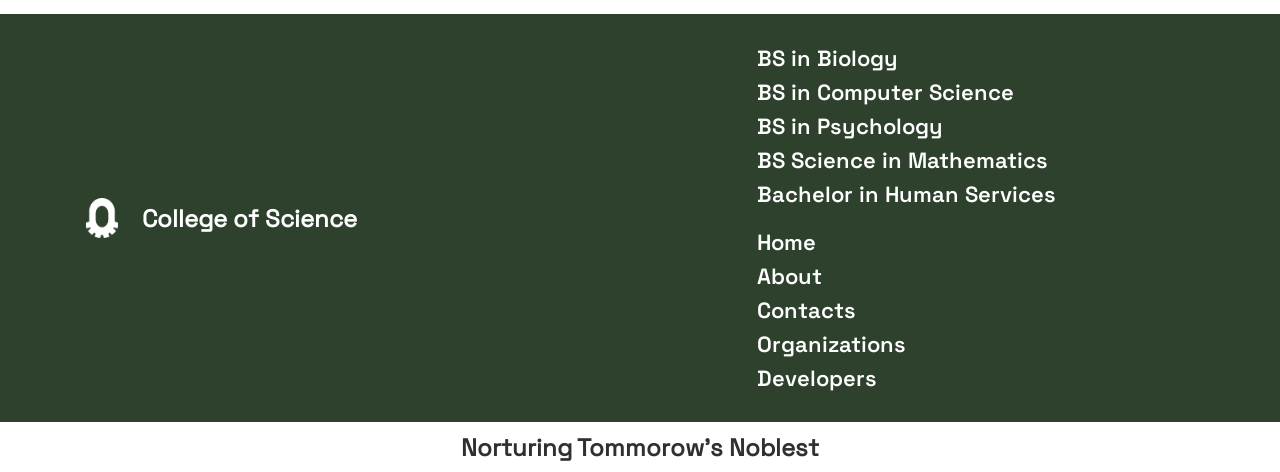
<file: programs/biology.html>
<!DOCTYPE html>
<html lang="en">
<head>
    <meta charset="UTF-8">
    <meta name="viewport" content="width=device-width, initial-scale=1.0">
    <title>College of Science | BS Biology</title>
    <link rel="stylesheet" href="style.css">

    <style>
        /**************** Text Sizes ************/
        h1 {
            font-family: 'YoungSerif';
            font-size: clamp(42px, 6vw, 82px);
            margin: 0px;
        }
        h2 {
            font-family: 'YoungSerif';
            font-size: clamp(30px, 4vw, 52px);
            margin: 0px;
        }
        h3 {
            font-family: 'SpaceGrotesk';
            font-size: clamp(16px, 2vw, 24px);
            margin: 0px;
        }
        p {
            font-family: 'SpaceGroteskP';
            font-size: clamp(14px, 1.8vw, 22px);
            margin: 0px;
        }
        a {
            text-decoration: none;
            color: inherit;
        }
    </style>
</head>
<body style="margin: 0px; background-color: white;">

    <!------------ HEADER ------------------------->
    <div id="header">
        <div id="space">
            <a href="../index.html">
                <div id="logo">
                    <div id="logo-container">
                        <img src="../images/logo1.png" style="height: 100%;">
                    </div>
                    <h3 style="color: white;">College of Science</h3>
                </div>
            </a>

            <!-- HAMBURGER -->
            <input type="checkbox" id="nav-toggle">
            <label for="nav-toggle" id="hamburger">☰</label>

            <div id="navigation">
                <div class="item">
                    <a href="../organizations.html"><h3>Organizations</h3></a>
                </div>

                <!-- DROPDOWN -->
                <div id="dropdown">
                    <a href="../programs.html">
                        <div class="item">
                            <h3>Programs</h3>
                            <div id="arrow">
                                <img src="../images/arrow2.png" style="width: 100%; height: 100%;">
                            </div>
                        </div>
                    </a>
                    <div id="content">
                        <a href="biology.html"><div class="item"><p>BSBio</p></div></a>
                        <a href="cs.html"><div class="item"><p>BSCS</p></div></a>
                        <a href="psych.html"><div class="item"><p>BS Psych</p></div></a>
                        <a href="math.html"><div class="item"><p>BS Math</p></div></a>
                        <a href="hs.html"><div class="item"><p>BHS</p></div></a>
                    </div>
                </div>

                <a href="../about.html">
                    <div class="about">
                        <h3>About</h3>
                    </div>
                </a>
            </div>
        </div>
    </div>

    <!------------ HERO ------------------------->
    <div style="background-color: #2D412C; width: 100%;">
        <div class="margin" style="padding: 60px 0px;">
            <div id="hero">
                <div id="hero-image">
                    <img src="../programs_img/biology.png" style="width: 100%; height: 100%; object-fit: cover;">
                </div>
                <div id="hero-text">
                    <h1 style="color: white; text-align: center;">Bachelor of Science in Biology</h1>
                    <p style="color: white; text-align: justify;">
                        Explore the living world from cells to ecosystems. This program gives you a strong foundation in life sciences, covering topics like genetics, anatomy, ecology, and research methods, ideal for those passionate about nature, health, and scientific discovery.
                    </p>
                </div>
            </div>
        </div>
    </div>

    <!------------ PHOTO GALLERY ------------------------->
    <div class="margin">
        <div id="gallery">
            <h2 style="color: #303030; text-align: center;">Photo Gallery</h2>
            <div id="gallery-grid">
                <div class="gallery-card">
                    <img class="prog-img" src="images/bio1.jpg">
                </div>
                <div class="gallery-card">
                    <img class="prog-img" src="images/bio2.jpg">
                </div>
                <div class="gallery-card">
                    <img class="prog-img" src="images/bio3.jpg">
                </div>
                <div class="gallery-card">
                    <img class="prog-img" src="images/bio4.jpg">
                </div>
                <div class="gallery-card">
                    <img class="prog-img" src="images/bio5.jpg">
                </div>
            </div>
        </div>
    </div>

    <!------------ ORGANIZATION ------------------------->
    <div class="margin">
        <div id="organization">
            <div id="org-info">
                <h2 style="color: #2D412C;">Biology Organization</h2>
                <p style="color: #303030;">This program is associated with the Biology Students Association and College of Science Students Body as its mother organization</p>
                <a href="../organizations.html">
                    <div id="org-btn"><h3>More Info</h3></div>
                </a>
            </div>

            <div style="display: flex; gap: 20px;">
                <div id="org-logo">
                    <img style="width: 100%; height: auto;" src="../logo/Biology - BIOSA.png">
                </div>
                <div id="org-cossb">
                    <div id="cossb-logo">
                        <img style="width: 100%; height: auto;" src="../logo/COSSB.png">
                    </div>
                    <div style="width: 100%;">
                        <p style="color: #303030; text-align: center;">College of Science Student Body (COSSB)</p>
                    </div>
                </div>
            </div>
        </div>
    </div>

    <!------------ FOOTER ------------------------->
    <div style="background-color: #2D412C;">
        <div class="margin">
            <div id="footer">
                <a href="../index.html">
                    <div id="footer-logo">
                        <div id="footer-logo-container">
                            <img src="../images/logo1.png" style="height: 100%;">
                        </div>
                        <h3 style="color: white;">College of Science</h3>
                    </div>
                </a>

                <div id="foot_nav">
                    <div id="programs-list">
                        <a href="biology.html"><p>BS in Biology</p></a>
                        <a href="cs.html"><p>BS in Computer Science</p></a>
                        <a href="psych.html"><p>BS in Psychology</p></a>
                        <a href="math.html"><p>BS Science in Mathematics</p></a>
                        <a href="hs.html"><p>Bachelor in Human Services</p></a>
                    </div>
                    <div id="nav_container">
                        <a href="../index.html"><p>Home</p></a>
                        <a href="../about.html"><p>About</p></a>
                        <a href="../contacts.html"><p>Contacts</p></a>
                        <a href="../organizations.html"><p>Organizations</p></a>
                        <a href="../developers.html"><p>Developers</p></a>
                    </div>
                </div>
            </div>
        </div>
    </div>
    <div id="foot2">
        <h3>Norturing Tommorow's Noblest</h3>
    </div>

</body>
</html>
</file>
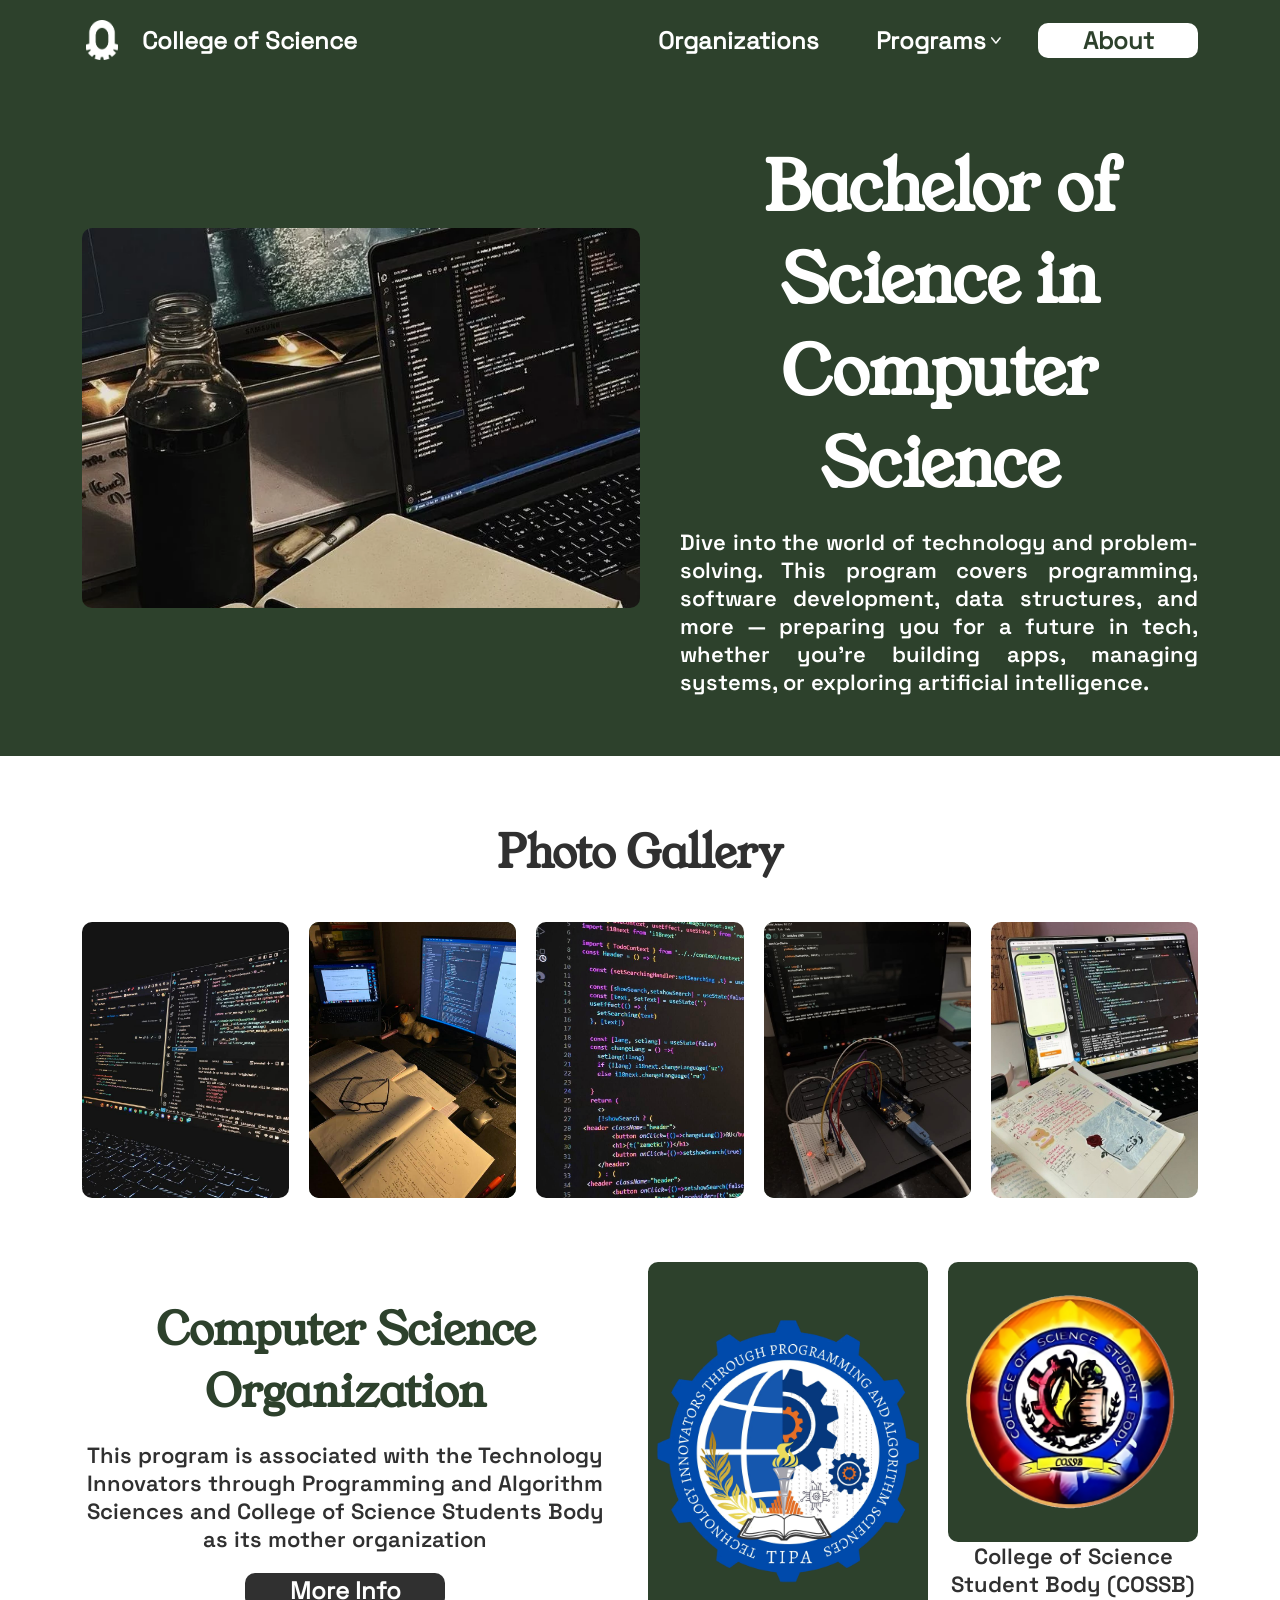
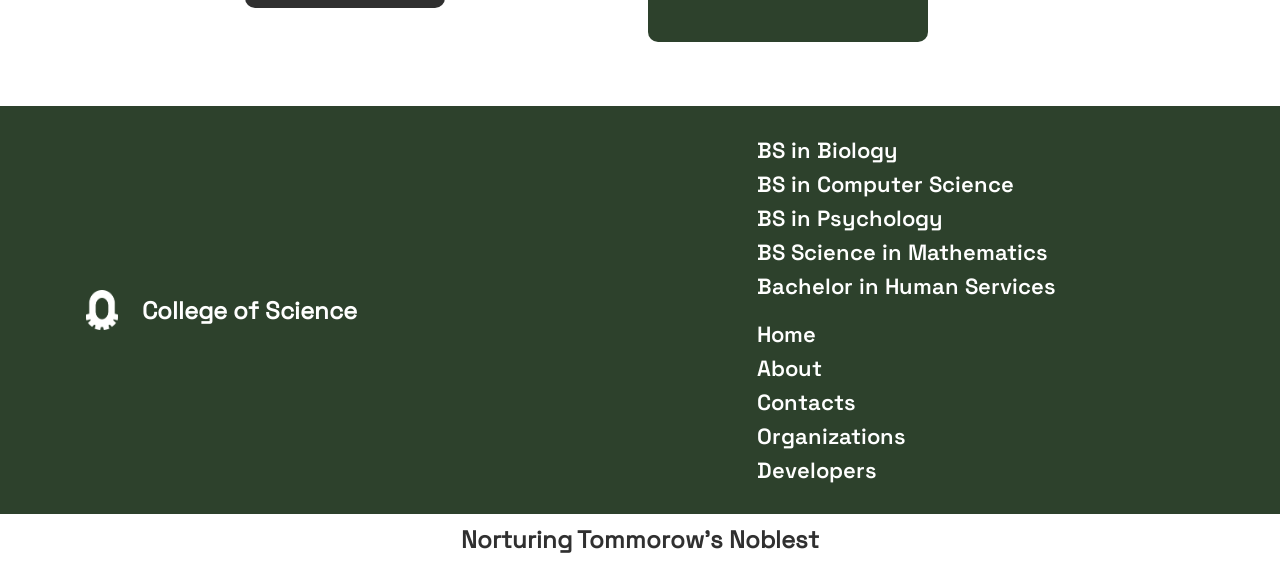
<file: programs/cs.html>
<!DOCTYPE html>
<html lang="en">
<head>
    <meta charset="UTF-8">
    <meta name="viewport" content="width=device-width, initial-scale=1.0">
    <title>College of Science | BS Computer Science</title>
    <link rel="stylesheet" href="style.css">

    <style>
        /**************** Text Sizes ************/
        h1 {
            font-family: 'YoungSerif';
            font-size: clamp(42px, 6vw, 82px);
            margin: 0px;
        }
        h2 {
            font-family: 'YoungSerif';
            font-size: clamp(30px, 4vw, 52px);
            margin: 0px;
        }
        h3 {
            font-family: 'SpaceGrotesk';
            font-size: clamp(16px, 2vw, 24px);
            margin: 0px;
        }
        p {
            font-family: 'SpaceGroteskP';
            font-size: clamp(14px, 1.8vw, 22px);
            margin: 0px;
        }
        a {
            text-decoration: none;
            color: inherit;
        }
    </style>
</head>
<body style="margin: 0px; background-color: white;">

    <!------------ HEADER ------------------------->
    <div id="header">
        <div id="space">
            <a href="../index.html">
                <div id="logo">
                    <div id="logo-container">
                        <img src="../images/logo1.png" style="height: 100%;">
                    </div>
                    <h3 style="color: white;">College of Science</h3>
                </div>
            </a>

            <!-- HAMBURGER -->
            <input type="checkbox" id="nav-toggle">
            <label for="nav-toggle" id="hamburger">☰</label>

            <div id="navigation">
                <div class="item">
                    <a href="../organizations.html"><h3>Organizations</h3></a>
                </div>

                <!-- DROPDOWN -->
                <div id="dropdown">
                    <a href="../programs.html">
                        <div class="item">
                            <h3>Programs</h3>
                            <div id="arrow">
                                <img src="../images/arrow2.png" style="width: 100%; height: 100%;">
                            </div>
                        </div>
                    </a>
                    <div id="content">
                        <a href="biology.html"><div class="item"><p>BSBio</p></div></a>
                        <a href="cs.html"><div class="item"><p>BSCS</p></div></a>
                        <a href="psych.html"><div class="item"><p>BS Psych</p></div></a>
                        <a href="math.html"><div class="item"><p>BS Math</p></div></a>
                        <a href="hs.html"><div class="item"><p>BHS</p></div></a>
                    </div>
                </div>

                <a href="../about.html">
                    <div class="about">
                        <h3>About</h3>
                    </div>
                </a>
            </div>
        </div>
    </div>

    <!------------ HERO ------------------------->
    <div style="background-color: #2D412C; width: 100%;">
        <div class="margin" style="padding: 60px 0px;">
            <div id="hero">
                <div id="hero-image">
                    <img src="../programs_img/comsci.png" style="width: 100%; height: 100%; object-fit: cover;">
                </div>
                <div id="hero-text">
                    <h1 style="color: white; text-align: center;">Bachelor of Science in Computer Science</h1>
                    <p style="color: white; text-align: justify;">
                        Dive into the world of technology and problem-solving. This program covers programming, software development, data structures, and more — preparing you for a future in tech, whether you're building apps, managing systems, or exploring artificial intelligence.
                    </p>
                </div>
            </div>
        </div>
    </div>

    <!------------ PHOTO GALLERY ------------------------->
    <div class="margin">
        <div id="gallery">
            <h2 style="color: #303030; text-align: center;">Photo Gallery</h2>
            <div id="gallery-grid">
                <div class="gallery-card">
                    <img class="prog-img" src="images/cs1.jpg">
                </div>
                <div class="gallery-card">
                    <img class="prog-img" src="images/cs2.jpg">
                </div>
                <div class="gallery-card">
                    <img class="prog-img" src="images/cs3.jpg">
                </div>
                <div class="gallery-card">
                    <img class="prog-img" src="images/cs4.jpg">
                </div>
                <div class="gallery-card">
                    <img class="prog-img" src="images/cs5.jpg">
                </div>
            </div>
        </div>
    </div>

    <!------------ ORGANIZATION ------------------------->
    <div class="margin">
        <div id="organization">
            <div id="org-info">
                <h2 style="color: #2D412C;">Computer Science Organization</h2>
                <p style="color: #303030;">This program is associated with the Technology Innovators through Programming and Algorithm Sciences and College of Science Students Body as its mother organization</p>
                <a href="../organizations.html">
                    <div id="org-btn"><h3>More Info</h3></div>
                </a>
            </div>

            <div style="display: flex; gap: 20px;">
                <div id="org-logo">
                    <img style="width: 100%; height: auto;" src="../logo/ComSci - TIPA.png">
                </div>
                <div id="org-cossb">
                    <div id="cossb-logo">
                        <img style="width: 100%; height: auto;" src="../logo/COSSB.png">
                    </div>
                    <div style="width: 100%;">
                        <p style="color: #303030; text-align: center;">College of Science Student Body (COSSB)</p>
                    </div>
                </div>
            </div>
        </div>
    </div>

    <!------------ FOOTER ------------------------->
    <div style="background-color: #2D412C;">
        <div class="margin">
            <div id="footer">
                <a href="../index.html">
                    <div id="footer-logo">
                        <div id="footer-logo-container">
                            <img src="../images/logo1.png" style="height: 100%;">
                        </div>
                        <h3 style="color: white;">College of Science</h3>
                    </div>
                </a>

                <div id="foot_nav">
                    <div id="programs-list">
                        <a href="biology.html"><p>BS in Biology</p></a>
                        <a href="cs.html"><p>BS in Computer Science</p></a>
                        <a href="psych.html"><p>BS in Psychology</p></a>
                        <a href="math.html"><p>BS Science in Mathematics</p></a>
                        <a href="hs.html"><p>Bachelor in Human Services</p></a>
                    </div>
                    <div id="nav_container">
                        <a href="../index.html"><p>Home</p></a>
                        <a href="../about.html"><p>About</p></a>
                        <a href="../contacts.html"><p>Contacts</p></a>
                        <a href="../organizations.html"><p>Organizations</p></a>
                        <a href="../developers.html"><p>Developers</p></a>
                    </div>
                </div>
            </div>
        </div>
    </div>
    <div id="foot2">
        <h3>Norturing Tommorow's Noblest</h3>
    </div>

</body>
</html>
</file>
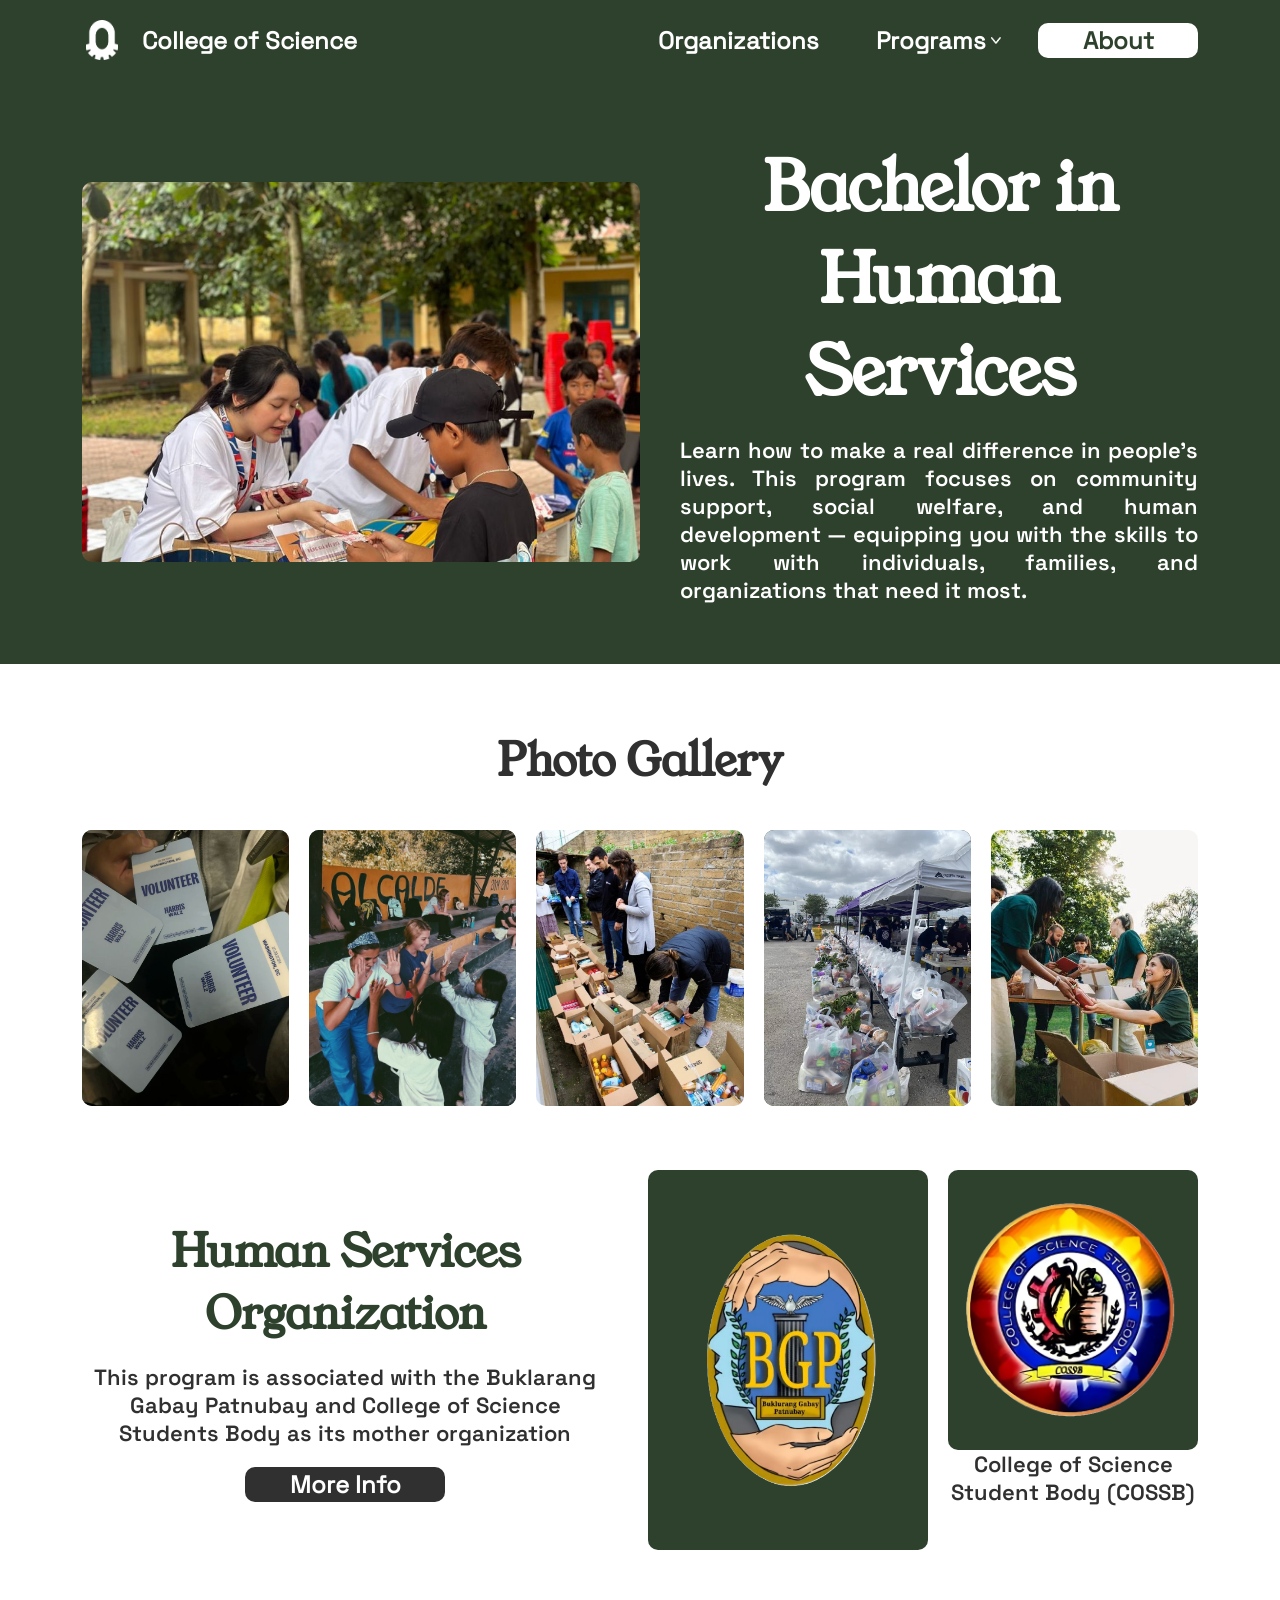
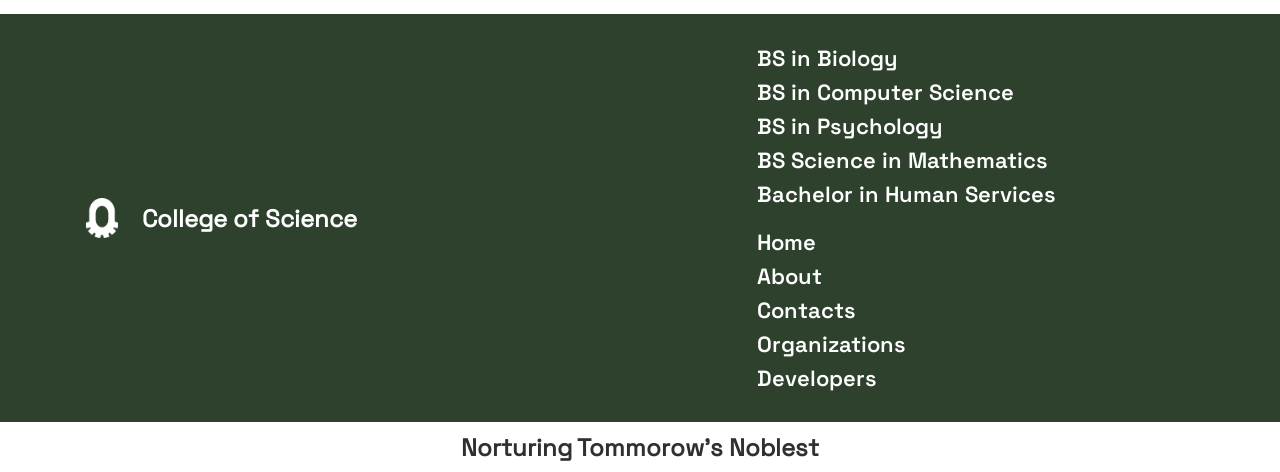
<file: programs/hs.html>
<!DOCTYPE html>
<html lang="en">
<head>
    <meta charset="UTF-8">
    <meta name="viewport" content="width=device-width, initial-scale=1.0">
    <title>College of Science | Human Services</title>
    <link rel="stylesheet" href="style.css">

    <style>
        /**************** Text Sizes ************/
        h1 {
            font-family: 'YoungSerif';
            font-size: clamp(42px, 6vw, 82px);
            margin: 0px;
        }
        h2 {
            font-family: 'YoungSerif';
            font-size: clamp(30px, 4vw, 52px);
            margin: 0px;
        }
        h3 {
            font-family: 'SpaceGrotesk';
            font-size: clamp(16px, 2vw, 24px);
            margin: 0px;
        }
        p {
            font-family: 'SpaceGroteskP';
            font-size: clamp(14px, 1.8vw, 22px);
            margin: 0px;
        }
        a {
            text-decoration: none;
            color: inherit;
        }
    </style>
</head>
<body style="margin: 0px; background-color: white;">

    <!------------ HEADER ------------------------->
    <div id="header">
        <div id="space">
            <a href="../index.html">
                <div id="logo">
                    <div id="logo-container">
                        <img src="../images/logo1.png" style="height: 100%;">
                    </div>
                    <h3 style="color: white;">College of Science</h3>
                </div>
            </a>

            <!-- HAMBURGER -->
            <input type="checkbox" id="nav-toggle">
            <label for="nav-toggle" id="hamburger">☰</label>

            <div id="navigation">
                <div class="item">
                    <a href="../organizations.html"><h3>Organizations</h3></a>
                </div>

                <!-- DROPDOWN -->
                <div id="dropdown">
                    <a href="../programs.html">
                        <div class="item">
                            <h3>Programs</h3>
                            <div id="arrow">
                                <img src="../images/arrow2.png" style="width: 100%; height: 100%;">
                            </div>
                        </div>
                    </a>
                    <div id="content">
                        <a href="biology.html"><div class="item"><p>BSBio</p></div></a>
                        <a href="cs.html"><div class="item"><p>BSCS</p></div></a>
                        <a href="psych.html"><div class="item"><p>BS Psych</p></div></a>
                        <a href="math.html"><div class="item"><p>BS Math</p></div></a>
                        <a href="hs.html"><div class="item"><p>BHS</p></div></a>
                    </div>
                </div>

                <a href="../about.html">
                    <div class="about">
                        <h3>About</h3>
                    </div>
                </a>
            </div>
        </div>
    </div>

    <!------------ HERO ------------------------->
    <div style="background-color: #2D412C; width: 100%;">
        <div class="margin" style="padding: 60px 0px;">
            <div id="hero">
                <div id="hero-image">
                    <img src="../programs_img/hs.png" style="width: 100%; height: 100%; object-fit: cover;">
                </div>
                <div id="hero-text">
                    <h1 style="color: white; text-align: center;">Bachelor in Human Services</h1>
                    <p style="color: white; text-align: justify;">
                        Learn how to make a real difference in people's lives. This program focuses on community support, social welfare, and human development — equipping you with the skills to work with individuals, families, and organizations that need it most.
                    </p>
                </div>
            </div>
        </div>
    </div>

    <!------------ PHOTO GALLERY ------------------------->
    <div class="margin">
        <div id="gallery">
            <h2 style="color: #303030; text-align: center;">Photo Gallery</h2>
            <div id="gallery-grid">
                <div class="gallery-card">
                    <img class="prog-img" src="images/hs1.jpg">
                </div>
                <div class="gallery-card">
                    <img class="prog-img" src="images/hs2.jpg">
                </div>
                <div class="gallery-card">
                    <img class="prog-img" src="images/hs3.jpg">
                </div>
                <div class="gallery-card">
                    <img class="prog-img" src="images/hs4.jpg">
                </div>
                <div class="gallery-card">
                    <img class="prog-img" src="images/hs5.jpg">
                </div>
            </div>
        </div>
    </div>

    <!------------ ORGANIZATION ------------------------->
    <div class="margin">
        <div id="organization">
            <div id="org-info">
                <h2 style="color: #2D412C;">Human Services Organization</h2>
                <p style="color: #303030;">This program is associated with the Buklarang Gabay Patnubay and College of Science Students Body as its mother organization</p>
                <a href="../organizations.html">
                    <div id="org-btn"><h3>More Info</h3></div>
                </a>
            </div>

            <div style="display: flex; gap: 20px;">
                <div id="org-logo">
                    <img style="width: 100%; height: auto;" src="../logo/HS - BGP.png">
                </div>
                <div id="org-cossb">
                    <div id="cossb-logo">
                        <img style="width: 100%; height: auto;" src="../logo/COSSB.png">
                    </div>
                    <div style="width: 100%;">
                        <p style="color: #303030; text-align: center;">College of Science Student Body (COSSB)</p>
                    </div>
                </div>
            </div>
        </div>
    </div>

    <!------------ FOOTER ------------------------->
    <div style="background-color: #2D412C;">
        <div class="margin">
            <div id="footer">
                <a href="../index.html">
                    <div id="footer-logo">
                        <div id="footer-logo-container">
                            <img src="../images/logo1.png" style="height: 100%;">
                        </div>
                        <h3 style="color: white;">College of Science</h3>
                    </div>
                </a>

                <div id="foot_nav">
                    <div id="programs-list">
                        <a href="biology.html"><p>BS in Biology</p></a>
                        <a href="cs.html"><p>BS in Computer Science</p></a>
                        <a href="psych.html"><p>BS in Psychology</p></a>
                        <a href="math.html"><p>BS Science in Mathematics</p></a>
                        <a href="hs.html"><p>Bachelor in Human Services</p></a>
                    </div>
                    <div id="nav_container">
                        <a href="../index.html"><p>Home</p></a>
                        <a href="../about.html"><p>About</p></a>
                        <a href="../contacts.html"><p>Contacts</p></a>
                        <a href="../organizations.html"><p>Organizations</p></a>
                        <a href="../developers.html"><p>Developers</p></a>
                    </div>
                </div>
            </div>
        </div>
    </div>
    <div id="foot2">
        <h3>Norturing Tommorow's Noblest</h3>
    </div>

</body>
</html>
</file>
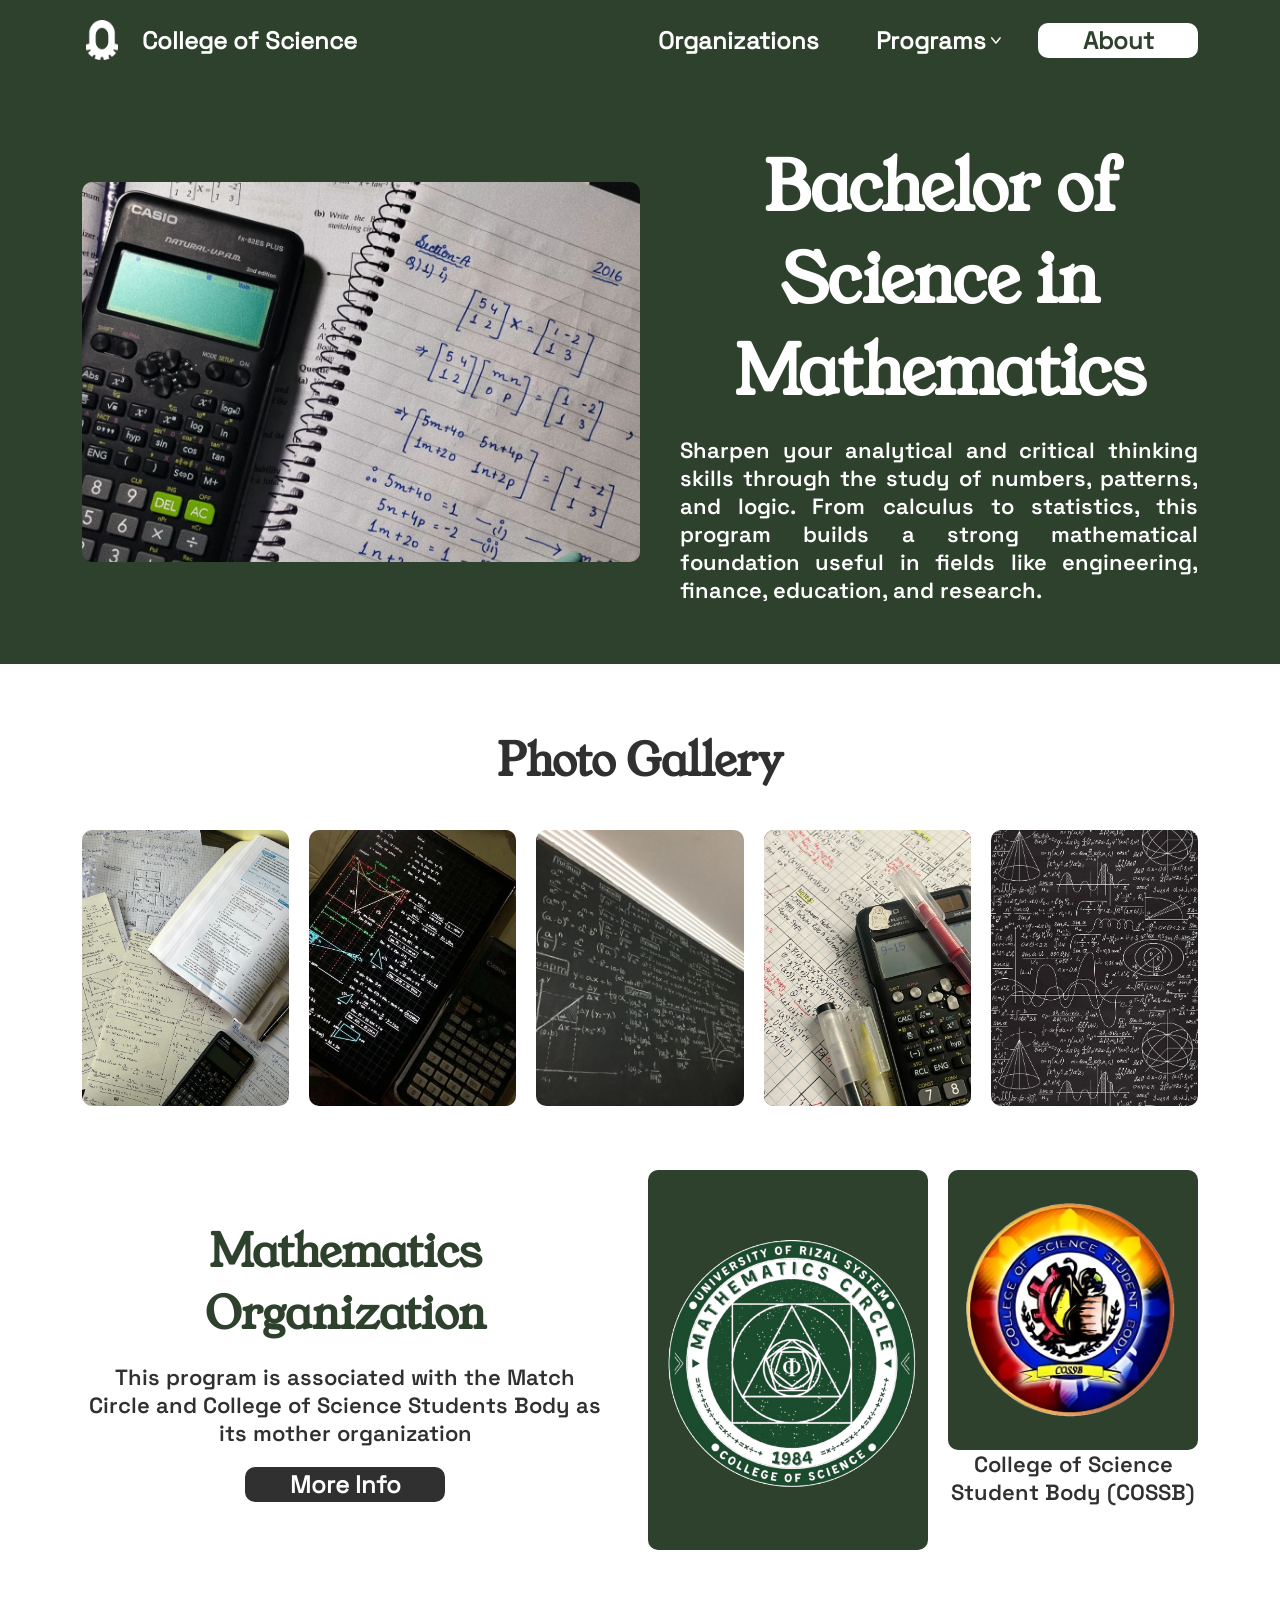
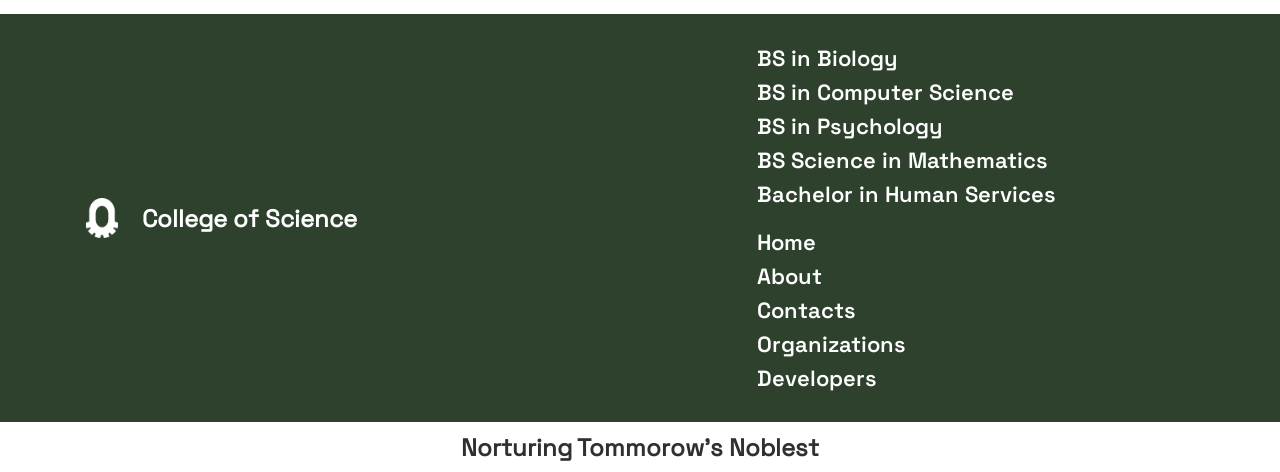
<file: programs/math.html>
<!DOCTYPE html>
<html lang="en">
<head>
    <meta charset="UTF-8">
    <meta name="viewport" content="width=device-width, initial-scale=1.0">
    <title>College of Science | BS Mathematics</title>
    <link rel="stylesheet" href="style.css">

    <style>
        /**************** Text Sizes ************/
        h1 {
            font-family: 'YoungSerif';
            font-size: clamp(42px, 6vw, 82px);
            margin: 0px;
        }
        h2 {
            font-family: 'YoungSerif';
            font-size: clamp(30px, 4vw, 52px);
            margin: 0px;
        }
        h3 {
            font-family: 'SpaceGrotesk';
            font-size: clamp(16px, 2vw, 24px);
            margin: 0px;
        }
        p {
            font-family: 'SpaceGroteskP';
            font-size: clamp(14px, 1.8vw, 22px);
            margin: 0px;
        }
        a {
            text-decoration: none;
            color: inherit;
        }
    </style>
</head>
<body style="margin: 0px; background-color: white;">

    <!------------ HEADER ------------------------->
    <div id="header">
        <div id="space">
            <a href="../index.html">
                <div id="logo">
                    <div id="logo-container">
                        <img src="../images/logo1.png" style="height: 100%;">
                    </div>
                    <h3 style="color: white;">College of Science</h3>
                </div>
            </a>

            <!-- HAMBURGER -->
            <input type="checkbox" id="nav-toggle">
            <label for="nav-toggle" id="hamburger">☰</label>

            <div id="navigation">
                <div class="item">
                    <a href="../organizations.html"><h3>Organizations</h3></a>
                </div>

                <!-- DROPDOWN -->
                <div id="dropdown">
                    <a href="../programs.html">
                        <div class="item">
                            <h3>Programs</h3>
                            <div id="arrow">
                                <img src="../images/arrow2.png" style="width: 100%; height: 100%;">
                            </div>
                        </div>
                    </a>
                    <div id="content">
                        <a href="biology.html"><div class="item"><p>BSBio</p></div></a>
                        <a href="cs.html"><div class="item"><p>BSCS</p></div></a>
                        <a href="psych.html"><div class="item"><p>BS Psych</p></div></a>
                        <a href="math.html"><div class="item"><p>BS Math</p></div></a>
                        <a href="hs.html"><div class="item"><p>BHS</p></div></a>
                    </div>
                </div>

                <a href="../about.html">
                    <div class="about">
                        <h3>About</h3>
                    </div>
                </a>
            </div>
        </div>
    </div>

    <!------------ HERO ------------------------->
    <div style="background-color: #2D412C; width: 100%;">
        <div class="margin" style="padding: 60px 0px;">
            <div id="hero">
                <div id="hero-image">
                    <img src="../programs_img/math.png" style="width: 100%; height: 100%; object-fit: cover;">
                </div>
                <div id="hero-text">
                    <h1 style="color: white; text-align: center;">Bachelor of Science in Mathematics</h1>
                    <p style="color: white; text-align: justify;">
                        Sharpen your analytical and critical thinking skills through the study of numbers, patterns, and logic. From calculus to statistics, this program builds a strong mathematical foundation useful in fields like engineering, finance, education, and research.
                    </p>
                </div>
            </div>
        </div>
    </div>

    <!------------ PHOTO GALLERY ------------------------->
    <div class="margin">
        <div id="gallery">
            <h2 style="color: #303030; text-align: center;">Photo Gallery</h2>
            <div id="gallery-grid">
                <div class="gallery-card">
                    <img class="prog-img" src="images/math1.jpg">
                </div>
                <div class="gallery-card">
                    <img class="prog-img" src="images/math2.jpg">
                </div>
                <div class="gallery-card">
                    <img class="prog-img" src="images/math3.jpg">
                </div>
                <div class="gallery-card">
                    <img class="prog-img" src="images/math4.jpg">
                </div>
                <div class="gallery-card">
                    <img class="prog-img" src="images/math5.jpg">
                </div>
            </div>
        </div>
    </div>

    <!------------ ORGANIZATION ------------------------->
    <div class="margin">
        <div id="organization">
            <div id="org-info">
                <h2 style="color: #2D412C;">Mathematics Organization</h2>
                <p style="color: #303030;">This program is associated with the Match Circle and College of Science Students Body as its mother organization</p>
                <a href="../organizations.html">
                    <div id="org-btn"><h3>More Info</h3></div>
                </a>
            </div>

            <div style="display: flex; gap: 20px;">
                <div id="org-logo">
                    <img style="width: 100%; height: auto;" src="../logo/Math - MATHCIR.png">
                </div>
                <div id="org-cossb">
                    <div id="cossb-logo">
                        <img style="width: 100%; height: auto;" src="../logo/COSSB.png">
                    </div>
                    <div style="width: 100%;">
                        <p style="color: #303030; text-align: center;">College of Science Student Body (COSSB)</p>
                    </div>
                </div>
            </div>
        </div>
    </div>

    <!------------ FOOTER ------------------------->
    <div style="background-color: #2D412C;">
        <div class="margin">
            <div id="footer">
                <a href="../index.html">
                    <div id="footer-logo">
                        <div id="footer-logo-container">
                            <img src="../images/logo1.png" style="height: 100%;">
                        </div>
                        <h3 style="color: white;">College of Science</h3>
                    </div>
                </a>

                <div id="foot_nav">
                    <div id="programs-list">
                        <a href="biology.html"><p>BS in Biology</p></a>
                        <a href="cs.html"><p>BS in Computer Science</p></a>
                        <a href="psych.html"><p>BS in Psychology</p></a>
                        <a href="math.html"><p>BS Science in Mathematics</p></a>
                        <a href="hs.html"><p>Bachelor in Human Services</p></a>
                    </div>
                    <div id="nav_container">
                        <a href="../index.html"><p>Home</p></a>
                        <a href="../about.html"><p>About</p></a>
                        <a href="../contacts.html"><p>Contacts</p></a>
                        <a href="../organizations.html"><p>Organizations</p></a>
                        <a href="../developers.html"><p>Developers</p></a>
                    </div>
                </div>
            </div>
        </div>
    </div>
    <div id="foot2">
        <h3>Norturing Tommorow's Noblest</h3>
    </div>

</body>
</html>
</file>
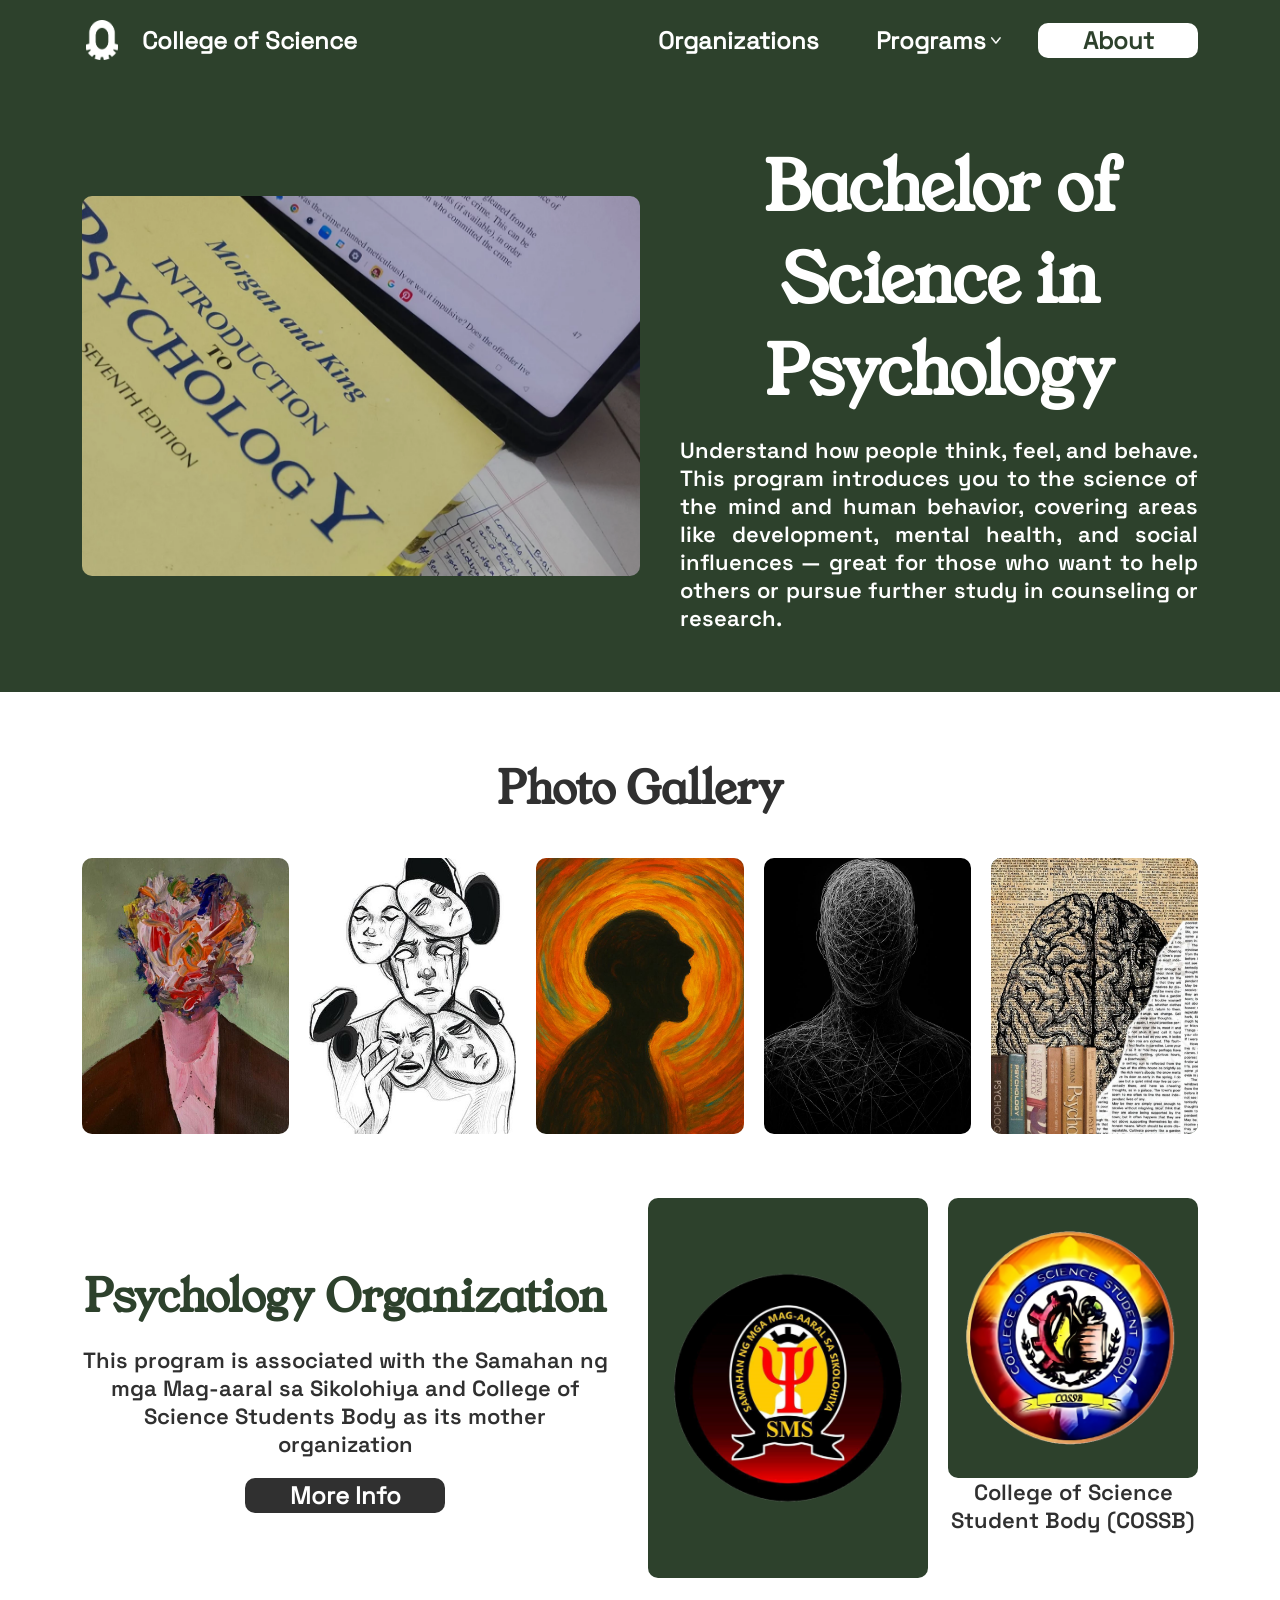
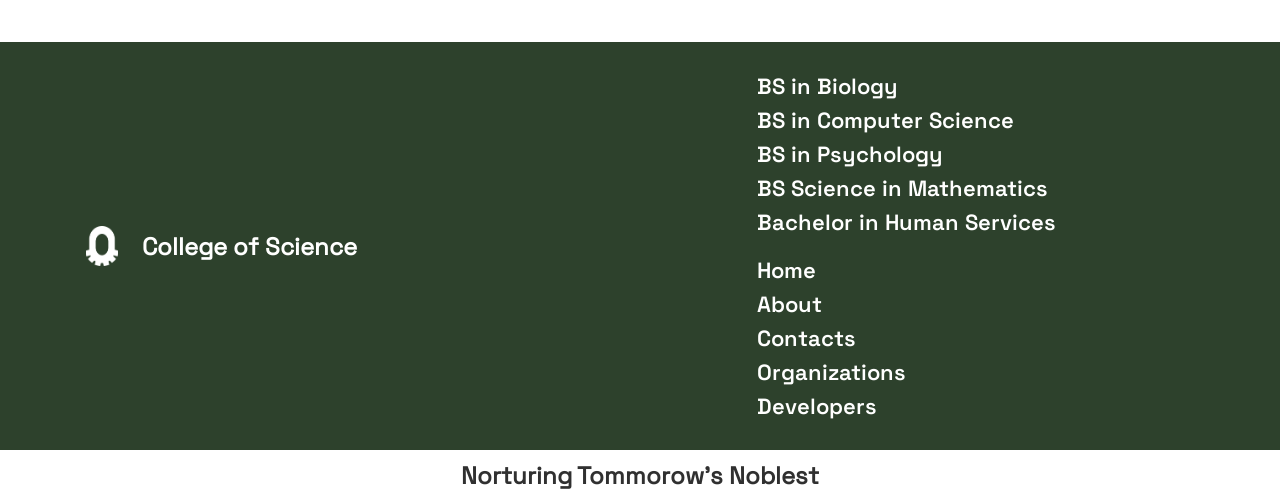
<file: programs/psych.html>
<!DOCTYPE html>
<html lang="en">
<head>
    <meta charset="UTF-8">
    <meta name="viewport" content="width=device-width, initial-scale=1.0">
    <title>College of Science | BS Psychology</title>
    <link rel="stylesheet" href="style.css">

    <style>
        /**************** Text Sizes ************/
        h1 {
            font-family: 'YoungSerif';
            font-size: clamp(42px, 6vw, 82px);
            margin: 0px;
        }
        h2 {
            font-family: 'YoungSerif';
            font-size: clamp(30px, 4vw, 52px);
            margin: 0px;
        }
        h3 {
            font-family: 'SpaceGrotesk';
            font-size: clamp(16px, 2vw, 24px);
            margin: 0px;
        }
        p {
            font-family: 'SpaceGroteskP';
            font-size: clamp(14px, 1.8vw, 22px);
            margin: 0px;
        }
        a {
            text-decoration: none;
            color: inherit;
        }
    </style>
</head>
<body style="margin: 0px; background-color: white;">

    <!------------ HEADER ------------------------->
    <div id="header">
        <div id="space">
            <a href="../index.html">
                <div id="logo">
                    <div id="logo-container">
                        <img src="../images/logo1.png" style="height: 100%;">
                    </div>
                    <h3 style="color: white;">College of Science</h3>
                </div>
            </a>

            <!-- HAMBURGER -->
            <input type="checkbox" id="nav-toggle">
            <label for="nav-toggle" id="hamburger">☰</label>

            <div id="navigation">
                <div class="item">
                    <a href="../organizations.html"><h3>Organizations</h3></a>
                </div>

                <!-- DROPDOWN -->
                <div id="dropdown">
                    <a href="../programs.html">
                        <div class="item">
                            <h3>Programs</h3>
                            <div id="arrow">
                                <img src="../images/arrow2.png" style="width: 100%; height: 100%;">
                            </div>
                        </div>
                    </a>
                    <div id="content">
                        <a href="biology.html"><div class="item"><p>BSBio</p></div></a>
                        <a href="cs.html"><div class="item"><p>BSCS</p></div></a>
                        <a href="psych.html"><div class="item"><p>BS Psych</p></div></a>
                        <a href="math.html"><div class="item"><p>BS Math</p></div></a>
                        <a href="hs.html"><div class="item"><p>BHS</p></div></a>
                    </div>
                </div>

                <a href="../about.html">
                    <div class="about">
                        <h3>About</h3>
                    </div>
                </a>
            </div>
        </div>
    </div>

    <!------------ HERO ------------------------->
    <div style="background-color: #2D412C; width: 100%;">
        <div class="margin" style="padding: 60px 0px;">
            <div id="hero">
                <div id="hero-image">
                    <img src="../programs_img/psych.png" style="width: 100%; height: 100%; object-fit: cover;">
                </div>
                <div id="hero-text">
                    <h1 style="color: white; text-align: center;">Bachelor of Science in Psychology</h1>
                    <p style="color: white; text-align: justify;">
                        Understand how people think, feel, and behave. This program introduces you to the science of the mind and human behavior, covering areas like development, mental health, and social influences — great for those who want to help others or pursue further study in counseling or research.
                    </p>
                </div>
            </div>
        </div>
    </div>

    <!------------ PHOTO GALLERY ------------------------->
    <div class="margin">
        <div id="gallery">
            <h2 style="color: #303030; text-align: center;">Photo Gallery</h2>
            <div id="gallery-grid">
                <div class="gallery-card">
                    <img class="prog-img" src="images/psych1.jpg">
                </div>
                <div class="gallery-card">
                    <img class="prog-img" src="images/psych2.jpg">
                </div>
                <div class="gallery-card">
                    <img class="prog-img" src="images/psych3.jpg">
                </div>
                <div class="gallery-card">
                    <img class="prog-img" src="images/psych4.jpg">
                </div>
                <div class="gallery-card">
                    <img class="prog-img" src="images/psych5.jpg">
                </div>
            </div>
        </div>
    </div>

    <!------------ ORGANIZATION ------------------------->
    <div class="margin">
        <div id="organization">
            <div id="org-info">
                <h2 style="color: #2D412C;">Psychology Organization</h2>
                <p style="color: #303030;">This program is associated with the Samahan ng mga Mag-aaral sa Sikolohiya and College of Science Students Body as its mother organization</p>
                <a href="../organizations.html">
                    <div id="org-btn"><h3>More Info</h3></div>
                </a>
            </div>

            <div style="display: flex; gap: 20px;">
                <div id="org-logo">
                    <img style="width: 100%; height: auto;" src="../logo/Psychology - SMS.png">
                </div>
                <div id="org-cossb">
                    <div id="cossb-logo">
                        <img style="width: 100%; height: auto;" src="../logo/COSSB.png">
                    </div>
                    <div style="width: 100%;">
                        <p style="color: #303030; text-align: center;">College of Science Student Body (COSSB)</p>
                    </div>
                </div>
            </div>
        </div>
    </div>

    <!------------ FOOTER ------------------------->
    <div style="background-color: #2D412C;">
        <div class="margin">
            <div id="footer">
                <a href="../index.html">
                    <div id="footer-logo">
                        <div id="footer-logo-container">
                            <img src="../images/logo1.png" style="height: 100%;">
                        </div>
                        <h3 style="color: white;">College of Science</h3>
                    </div>
                </a>

                <div id="foot_nav">
                    <div id="programs-list">
                        <a href="biology.html"><p>BS in Biology</p></a>
                        <a href="cs.html"><p>BS in Computer Science</p></a>
                        <a href="psych.html"><p>BS in Psychology</p></a>
                        <a href="math.html"><p>BS Science in Mathematics</p></a>
                        <a href="hs.html"><p>Bachelor in Human Services</p></a>
                    </div>
                    <div id="nav_container">
                        <a href="../index.html"><p>Home</p></a>
                        <a href="../about.html"><p>About</p></a>
                        <a href="../contacts.html"><p>Contacts</p></a>
                        <a href="../organizations.html"><p>Organizations</p></a>
                        <a href="../developers.html"><p>Developers</p></a>
                    </div>
                </div>
            </div>
        </div>
    </div>
    <div id="foot2">
        <h3>Norturing Tommorow's Noblest</h3>
    </div>

</body>
</html>
</file>
<file: index.css>
/**************** FONTS Presets ************/
@font-face {
    font-family: 'YoungSerif';
    src: url('fonts/YoungSerif.ttf');
}
@font-face {
    font-family: 'SpaceGrotesk';
    src: url('fonts/SpaceGrotesk.ttf');
}
@font-face {
    font-family: 'SpaceGroteskP';
    src: url('fonts/SpaceGroteskP.ttf');
}

/**************** HEADER ************/
#header {
    height: 80px;
    width: 100%;
    background-color: white;
    box-sizing: border-box;

    display: flex;
    align-items: center;
    justify-content: center;
}
#header #space {
    margin: 0px 82px;
    width: 100%;

    display: flex;
    justify-content: space-between;
    align-items: center;
}

#logo {
    display: flex;
    justify-content: center;
    align-items: center;
    gap: 20px;
    transition: transform 0.3s ease;
    flex-shrink: 0;
}
#logo-container {
    width: 40px;
    height: 40px;
    display: flex;
    align-items: center;
    justify-content: center;
}
#logo:hover {
    transform: scale(1.05);
}

/* HAMBURGER */
#nav-toggle { display: none; }

#hamburger {
    display: none;
    font-size: 24px;
    cursor: pointer;
    color: #2D412C;
}
#nav-toggle:checked ~ #navigation { display: flex; }

#navigation {
    display: flex;
    align-items: center;
}
#navigation .item {
    width: 200px;
    color: #2D412C;

    display: flex;
    justify-content: center;
    align-items: center;

    transition: transform 0.3s ease;
}
#navigation .item:hover {
    transform: scale(1.03);
}
#arrow {
    display: flex;
    align-items: flex-end;
    justify-content: center;

    width: 10px;
    height: 7px;
}

/* DROPDOWN */
#dropdown {
    position: relative;
    cursor: pointer;
}
#dropdown .item {
    height: 80px;
    gap: 5px;
}
#content {
    background-color: white;
    z-index: 100;
    border: 2px solid #2D412C;
    box-shadow: 0px 8px 24px rgba(0, 0, 0, 0.5);

    display: none;
    flex-direction: column;
    position: absolute;
    top: 100%;
    min-width: 200px;
}
#dropdown:hover #content {
    display: flex;
}
#content .item {
    height: 35px;
    width: 100%;
    justify-content: flex-start;
    padding: 0 16px;
    box-sizing: border-box;
}
#content .item:hover {
    background-color: #303030;
    color: white;
}

#navigation .about {
    width: 160px;
    height: 35px;
    background-color: #303030;
    color: white;
    border-radius: 10px;

    display: flex;
    justify-content: center;
    align-items: center;

    transition: transform 0.3s ease;
}
#navigation .about:hover {
    transform: scale(1.05);
}

/**************** MARGIN ************/
.margin {
    margin: 0px 82px;
}

/**************** HERO ************/
#hero {
    display: flex;
    align-items: center;
    gap: 40px;
}
#hero-image {
    width: 520px;
    min-width: 320px;
    height: 560px;
    background-color: white;
    border-radius: 10px;
    flex-shrink: 0;

    display: flex;
    overflow: hidden;
}
#hero-content {
    width: 100%;
    display: flex;
    flex-direction: column;
    gap: 60px;
}
#hero-text {
    display: flex;
    flex-direction: column;
    align-items: center;
    justify-content: center;
}
#hero-buttons {
    display: flex;
    gap: 60px;
    justify-content: center;
    flex-wrap: wrap;
}
#hero .buttons {
    width: 280px;
    height: 35px;
    color: #2D412C;
    border-radius: 10px;
    background-color: white;

    display: flex;
    justify-content: center;
    align-items: center;

    transition: transform 0.3s ease;
}
#hero .buttons:hover {
    transform: scale(1.05);
}

/**************** PROGRAMS SELECTION ************/
#title {
    margin: 64px 82px;
    display: flex;
    flex-direction: column;
    gap: 40px;
}
#programs-title {
    display: flex;
    justify-content: center;
    align-items: center;
}

#program {
    display: flex;
    justify-content: space-between;
    gap: 20px;
    flex-wrap: wrap;
}
#program p {
    color: white;
}
.container {
    flex: 1 1 180px;
    min-width: 140px;
    display: flex;
    flex-direction: column;
    gap: 20px;
}
#program .images {
    height: 350px;
    background-color: #2D412C;
    border-radius: 10px;
    overflow: hidden;
}
#program .images img {
    width: 100%;
    height: 100%;
    object-fit: cover;
    transition: transform 0.3s ease;
}
#program .images img:hover {
    transform: scale(1.1);
}
#program .buttons {
    height: 40px;
    background-color: #303030;
    border-radius: 10px;

    display: flex;
    align-items: center;
    justify-content: center;

    transition: transform 0.3s ease;
}
#program .buttons:hover {
    transform: scale(1.05);
}

/**************** FOOTER ************/
#footer {
    display: flex;
    align-items: center;
    justify-content: space-between;
    padding: 30px 0px;
    gap: 400px;
    flex-wrap: wrap;
}
#footer-logo {
    display: flex;
    justify-content: center;
    align-items: center;
    gap: 20px;
    transition: transform 0.3s ease;
    flex-shrink: 0;
}
#footer-logo-container {
    width: 40px;
    height: 40px;
    display: flex;
    align-items: center;
    justify-content: center;
}
#footer-logo:hover {
    transform: scale(1.05);
}
#foot_nav {
    color: white;
    display: flex;
    align-items: flex-start;
    justify-content: space-between;
    flex-wrap: wrap;
    flex: 1;
}
#programs-list {
    display: flex;
    flex-direction: column;
    gap: 6px;
}
#nav_container {
    display: flex;
    flex-direction: column;
    gap: 6px;
}
#foot2 {
    height: 50px;
    width: 100%;
    background-color: white;
    color: #303030;

    display: flex;
    align-items: center;
    justify-content: center;
}

/**************** RESPONSIVE — TABLET (≤ 1024px) ************/
@media (max-width: 1024px) {
    #header #space {
        margin: 0 40px;
    }
    .margin {
        margin: 0 40px;
    }
    #title {
        margin: 64px 40px;
    }
    #navigation .item {
        width: 140px;
    }
    #navigation .about {
        width: 120px;
    }
    #content{
        min-width: 100px;
    }
    #hero-image {
        width: 340px;
        height: 420px;
    }
    #hero-content {
        gap: 40px;
    }
    #hero .buttons {
        width: 200px;
    }
    #program .images {
        height: 260px;
    }
}

/**************** RESPONSIVE — MOBILE (≤ 768px) ************/
@media (max-width: 768px) {
    #header {
        height: 64px;
        position: sticky;
        top: 0;
        z-index: 200;
    }
    #header #space {
        margin: 0 24px;
        position: relative;
    }

    /* Show hamburger, hide nav by default */
    #hamburger { display: block; }
    #navigation {
        display: none;
        flex-direction: column;
        align-items: stretch;
        position: absolute;
        top: 64px;
        left: 0;
        right: 0;
        background-color: white;
        box-shadow: 0px 8px 24px rgba(0, 0, 0, 0.15);
        padding: 16px 0;
        z-index: 199;
    }
    #navigation.open {
        display: flex;
    }
    #navigation .item {
        width: 100%;
        height: 48px;
        justify-content: flex-start;
        padding: 0 24px;
        box-sizing: border-box;
    }
    #navigation .about {
        width: calc(100% - 48px);
        margin: 8px 24px 0;
        height: 44px;
        border-radius: 10px;
    }

    /* Dropdown inside mobile nav */
    #dropdown {
        width: 100%;
    }
    #dropdown .item {
        height: 48px;
        width: 100%;
        justify-content: flex-start;
        padding: 0 24px;
    }
    #content {
        position: static;
        display: flex;
        box-shadow: none;
        border: none;
        border-left: 3px solid #2D412C;
        margin-left: 24px;
    }
    #dropdown:hover #content {
        display: flex;
    }
    #content .item {
        height: 40px;
        justify-content: flex-start;
        padding: 0 16px;
    }

    /* Hero */
    .margin {
        margin: 0 24px;
    }
    #title {
        margin: 48px 24px;
    }
    #hero {
        flex-direction: column;
        gap: 32px;
    }
    #hero-image {
        width: 100%;
        min-width: unset;
        height: 260px;
    }
    #hero-content {
        gap: 32px;
    }
    #hero-buttons {
        gap: 16px;
    }
    #hero .buttons {
        width: 160px;
        height: 44px;
    }

    /* Programs */
    #program {
        flex-direction: column;
        gap: 24px;
    }
    .container {
        flex: unset;
        width: 100%;
    }
    #program .images {
        height: 220px;
    }

    /* Footer */
    #footer {
        flex-direction: column;
        align-items: flex-start;
        gap: 50px;
    }
    #foot_nav {
        width: 100%;
        flex-direction: column;
        gap: 24px;
    }
}
</file>
<file: about.css>
/**************** FONTS Presets ************/
@font-face {
    font-family: 'YoungSerif';
    src: url('fonts/YoungSerif.ttf');
}
@font-face {
    font-family: 'SpaceGrotesk';
    src: url('fonts/SpaceGrotesk.ttf');
}
@font-face {
    font-family: 'SpaceGroteskP';
    src: url('fonts/SpaceGroteskP.ttf');
}

/**************** HEADER ************/
#header {
    height: 80px;
    width: 100%;
    background-color: #2D412C;
    box-sizing: border-box;

    display: flex;
    align-items: center;
    justify-content: center;

    top: 0;
    z-index: 200;
}
#header #space {
    margin: 0px 82px;
    width: 100%;

    display: flex;
    justify-content: space-between;
    align-items: center;
}

#logo {
    display: flex;
    justify-content: center;
    align-items: center;
    gap: 20px;
    transition: transform 0.3s ease;
    flex-shrink: 0;
}
#logo-container {
    width: 40px;
    height: 40px;
    display: flex;
    align-items: center;
    justify-content: center;
}
#logo:hover {
    transform: scale(1.05);
}

/* HAMBURGER */
#nav-toggle { display: none; }
#hamburger {
    display: none;
    font-size: 24px;
    cursor: pointer;
    color: white;
}
#nav-toggle:checked ~ #navigation { display: flex; }

#navigation {
    display: flex;
    align-items: center;
}
#navigation .item {
    width: 200px;
    color: white;

    display: flex;
    justify-content: center;
    align-items: center;

    transition: transform 0.3s ease;
}
#navigation .item:hover {
    transform: scale(1.03);
}
#arrow {
    display: flex;
    align-items: flex-end;
    justify-content: center;

    width: 10px;
    height: 7px;
}

/* DROPDOWN */
#dropdown {
    position: relative;
    cursor: pointer;
}
#dropdown .item {
    height: 80px;
    gap: 5px;
}
#content {
    background-color: #2D412C;
    z-index: 100;
    border: 2px solid white;
    box-shadow: 0px 8px 24px #303030;

    display: none;
    flex-direction: column;
    position: absolute;
    top: 100%;
    min-width: 200px;
}
#dropdown:hover #content {
    display: flex;
}
#content .item {
    height: 35px;
    width: 100%;
    justify-content: flex-start;
    padding: 0 16px;
    box-sizing: border-box;
}
#content .item:hover {
    background-color: white;
    color: #303030;
}

#navigation .about {
    width: 160px;
    height: 35px;
    background-color: white;
    color: #303030;
    border-radius: 10px;

    display: flex;
    justify-content: center;
    align-items: center;

    transition: transform 0.3s ease;
}
#navigation .about:hover {
    transform: scale(1.05);
}

/**************** MARGIN ************/
.margin {
    margin: 0px 82px;
}

/**************** ABOUT SECTION ************/
#urs {
    display: flex;
    flex-direction: column;
    gap: 80px;
    margin: 64px 0px;
}
#misvis h2 {
    color: #303030;
}
#misvis {
    display: flex;
    justify-content: space-between;
    align-items: center;
    gap: 20px;
}
.card {
    display: flex;
    flex-direction: column;
    align-items: center;
    justify-content: center;
    gap: 10px;
}
.box {
    display: flex;
    align-items: center;
    justify-content: center;

    height: 420px;
    width: 320px;
    background-color: #2D412C;
    color: white;
    border-radius: 10px;

    overflow: hidden;
}
.box p {
    padding: 20px;
    text-align: center;
}
#desc {
    display: flex;
    flex-direction: column;
    gap: 20px;
    flex: 1;
}
#desc h1 {
    text-align: center;
    color: #303030;
}
#desc p {
    text-align: justify;
    color: #2D412C;
}

/**************** PROGRAMS SELECTION ************/
#title {
    margin: 64px 82px;
    display: flex;
    flex-direction: column;
    gap: 40px;
}
#programs-title {
    display: flex;
    justify-content: center;
    align-items: center;
}
#program {
    display: flex;
    justify-content: space-between;
    gap: 20px;
    flex-wrap: wrap;
}
#program p {
    color: white;
}
.container {
    flex: 1 1 180px;
    min-width: 140px;
    display: flex;
    flex-direction: column;
    gap: 20px;
}
#program .images {
    height: 350px;
    background-color: #2D412C;
    border-radius: 10px;
    overflow: hidden;
}
#program .images img {
    width: 100%;
    height: 100%;
    object-fit: cover;
    transition: transform 0.3s ease;
}
#program .images img:hover {
    transform: scale(1.1);
}
#program .buttons {
    height: 40px;
    background-color: #303030;
    border-radius: 10px;

    display: flex;
    align-items: center;
    justify-content: center;

    transition: transform 0.3s ease;
}
#program .buttons:hover {
    transform: scale(1.05);
}

/**************** FOOTER ************/
#footer {
    display: flex;
    align-items: center;
    justify-content: space-between;
    padding: 30px 0px;
    gap: 400px;
    flex-wrap: wrap;
}
#footer-logo {
    display: flex;
    justify-content: center;
    align-items: center;
    gap: 20px;
    transition: transform 0.3s ease;
    flex-shrink: 0;
}
#footer-logo-container {
    width: 40px;
    height: 40px;
    display: flex;
    align-items: center;
    justify-content: center;
}
#footer-logo:hover {
    transform: scale(1.05);
}
#foot_nav {
    color: white;
    display: flex;
    align-items: flex-start;
    justify-content: space-between;
    flex-wrap: wrap;
    flex: 1;
    gap: 20px;
}
#programs-list {
    display: flex;
    flex-direction: column;
    gap: 6px;
}
#nav_container {
    display: flex;
    flex-direction: column;
    gap: 6px;
}
#foot2 {
    height: 50px;
    width: 100%;
    background-color: white;
    color: #303030;

    display: flex;
    align-items: center;
    justify-content: center;
}

/**************** RESPONSIVE — TABLET (≤ 1024px) ************/
@media (max-width: 1024px) {
    #header #space {
        margin: 0 40px;
    }
    .margin {
        margin: 0 40px;
    }
    #title {
        margin: 64px 40px;
    }
    #navigation .item {
        width: 140px;
    }
    #navigation .about {
        width: 120px;
    }
    #content {
        min-width: 100px;
    }
    #program .images {
        height: 260px;
    }

    /* About */
    .box {
        width: 240px;
        height: 340px;
    }
}

/**************** RESPONSIVE — MOBILE (≤ 768px) ************/
@media (max-width: 768px) {
    #header {
        height: 64px;
    }
    #header #space {
        margin: 0 24px;
        position: relative;
    }

    /* Hamburger */
    #hamburger { display: block; }
    #navigation {
        display: none;
        flex-direction: column;
        align-items: stretch;
        position: absolute;
        top: 64px;
        left: 0;
        right: 0;
        background-color: #2D412C;
        box-shadow: 0px 8px 24px rgba(0, 0, 0, 0.15);
        padding: 16px 0;
        z-index: 199;
    }
    #nav-toggle:checked ~ #navigation { display: flex; }
    #navigation .item {
        width: 100%;
        height: 48px;
        justify-content: flex-start;
        padding: 0 24px;
        box-sizing: border-box;
    }
    #navigation .about {
        width: calc(100% - 48px);
        margin: 8px 24px 0;
        height: 44px;
        border-radius: 10px;
    }

    /* Dropdown */
    #dropdown { width: 100%; }
    #dropdown .item {
        height: 48px;
        width: 100%;
        justify-content: flex-start;
        padding: 0 24px;
    }
    #content {
        position: static;
        display: flex;
        box-shadow: none;
        border: none;
        border-left: 3px solid white;
        margin-left: 24px;
        min-width: unset;
    }
    #dropdown:hover #content { display: flex; }
    #content .item {
        height: 40px;
        justify-content: flex-start;
        padding: 0 16px;
    }

    .margin {
        margin: 0 24px;
    }
    #title {
        margin: 48px 24px;
    }

    /* About */
    #urs {
        gap: 48px;
    }
    #misvis {
        flex-direction: column;
        align-items: stretch;
    }
    .card {
        flex-direction: row;
        align-items: flex-start;
        gap: 16px;
    }
    .box {
        width: 50%;
        height: 200px;
        flex-shrink: 0;
    }
    #misvis h2 {
        margin-top: 8px;
    }
    #desc { order: -1; }

    /* Programs */
    #program {
        flex-direction: column;
        gap: 24px;
    }
    .container {
        flex: unset;
        width: 100%;
    }
    #program .images {
        height: 220px;
    }

    /* Footer */
    #footer {
        flex-direction: column;
        align-items: flex-start;
        gap: 32px;
    }
    #foot_nav {
        width: 100%;
        flex-direction: column;
        gap: 24px;
    }
}
</file>
<file: contacts.css>
/**************** FONTS Presets ************/
@font-face {
    font-family: 'YoungSerif';
    src: url('fonts/YoungSerif.ttf');
}
@font-face {
    font-family: 'SpaceGrotesk';
    src: url('fonts/SpaceGrotesk.ttf');
}
@font-face {
    font-family: 'SpaceGroteskP';
    src: url('fonts/SpaceGroteskP.ttf');
}

/**************** HEADER ************/
#header {
    height: 80px;
    width: 100%;
    background-color: #303030;
    box-sizing: border-box;

    display: flex;
    align-items: center;
    justify-content: center;

    position: sticky;
    top: 0;
    z-index: 200;
}
#header #space {
    margin: 0px 82px;
    width: 100%;

    display: flex;
    justify-content: space-between;
    align-items: center;
}

#logo {
    display: flex;
    justify-content: center;
    align-items: center;
    gap: 20px;
    transition: transform 0.3s ease;
    flex-shrink: 0;
}
#logo-container {
    width: 40px;
    height: 40px;
    display: flex;
    align-items: center;
    justify-content: center;
}
#logo:hover {
    transform: scale(1.05);
}

/* HAMBURGER */
#nav-toggle { display: none; }
#hamburger {
    display: none;
    font-size: 24px;
    cursor: pointer;
    color: white;
}
#nav-toggle:checked ~ #navigation { display: flex; }

#navigation {
    display: flex;
    align-items: center;
}
#navigation .item {
    width: 200px;
    color: white;

    display: flex;
    justify-content: center;
    align-items: center;

    transition: transform 0.3s ease;
}
#navigation .item:hover {
    transform: scale(1.03);
}
#arrow {
    display: flex;
    align-items: flex-end;
    justify-content: center;

    width: 10px;
    height: 7px;
}

/* DROPDOWN */
#dropdown {
    position: relative;
    cursor: pointer;
}
#dropdown .item {
    height: 80px;
    gap: 5px;
}
#content {
    background-color: #303030;
    z-index: 100;
    border: 2px solid white;
    box-shadow: 0px 8px 24px rgba(0, 0, 0, 0.5);

    display: none;
    flex-direction: column;
    position: absolute;
    top: 100%;
    min-width: 200px;
}
#dropdown:hover #content {
    display: flex;
}
#content .item {
    height: 35px;
    width: 100%;
    justify-content: flex-start;
    padding: 0 16px;
    box-sizing: border-box;
}
#content .item:hover {
    background-color: white;
    color: #303030;
}

#navigation .about {
    width: 160px;
    height: 35px;
    background-color: white;
    color: #2D412C;
    border-radius: 10px;

    display: flex;
    justify-content: center;
    align-items: center;

    transition: transform 0.3s ease;
}
#navigation .about:hover {
    transform: scale(1.05);
}

/**************** MARGIN ************/
.margin {
    margin: 0px 82px;
}

/**************** CONTACT PAGE ************/
#contact-wrapper {
    display: flex;
    gap: 40px;
    align-items: center;
    justify-content: center;
    flex-wrap: wrap;
}

/* FORM */
#form {
    width: 450px;
    background-color: white;
    border-radius: 10px;
    flex-shrink: 0;

    display: flex;
    justify-content: center;
    align-items: center;
    padding: 40px 0;
    box-sizing: border-box;
}
#form #all_gap {
    width: 85%;
    display: flex;
    flex-direction: column;
    gap: 30px;
}
#form #txt_gap {
    display: flex;
    flex-direction: column;
    gap: 5px;
}
.textboxes {
    display: flex;
    flex-direction: column;
}
.textboxes input {
    height: 35px;
    border: none;
    border-radius: 10px;
    background-color: #2D412C;
    color: white;
}
.textboxes #Message {
    height: 120px;
    border: none;
    border-radius: 10px;
    background-color: #2D412C;
    color: white;

    font-family: 'SpaceGroteskP';
    font-size: clamp(14px, 1.8vw, 22px);
    margin: 0px;
}
#Submit {
    height: 35px;
    width: 100%;
    border: none;
    border-radius: 10px;
    background-color: #303030;
    color: white;

    font-family: 'SpaceGroteskP';
    font-size: clamp(14px, 1.8vw, 22px);
    margin-top: 10px;

    cursor: pointer;
}

/* CONTACT INFO */
#contact-info {
    display: flex;
    flex-direction: column;
    align-items: center;
    justify-content: center;
    gap: 10px;
    color: white;
}
#map-container {
    background-color: white;
    height: 310px;
    width: 600px;
    border-radius: 10px;
    overflow: hidden;
}

/**************** RESPONSIVE — TABLET (≤ 1024px) ************/
@media (max-width: 1024px) {
    #header #space {
        margin: 0 40px;
    }
    .margin {
        margin: 0 40px;
    }
    #navigation .item {
        width: 140px;
    }
    #navigation .about {
        width: 120px;
    }
    #content{
        min-width: 100px;
    }
    #map-container {
        width: 440px;
    }
    #form {
        width: 380px;
    }
}

/**************** RESPONSIVE — MOBILE (≤ 768px) ************/
@media (max-width: 768px) {
    #header {
        height: 64px;
    }
    #header #space {
        margin: 0 24px;
        position: relative;
    }

    /* Hamburger */
    #hamburger { display: block; }
    #nav-toggle { display: none; }
    #navigation {
        display: none;
        flex-direction: column;
        align-items: stretch;
        position: absolute;
        top: 64px;
        left: 0;
        right: 0;
        background-color: #303030;
        box-shadow: 0px 8px 24px rgba(0, 0, 0, 0.15);
        padding: 16px 0;
        z-index: 199;
    }
    #nav-toggle:checked ~ #navigation { display: flex; }
    #navigation .item {
        width: 100%;
        height: 48px;
        justify-content: flex-start;
        padding: 0 24px;
        box-sizing: border-box;
    }
    #navigation .about {
        width: calc(100% - 48px);
        margin: 8px 24px 0;
        height: 44px;
        border-radius: 10px;
    }

    /* Dropdown inside mobile nav */
    #dropdown { width: 100%; }
    #dropdown .item {
        height: 48px;
        width: 100%;
        justify-content: flex-start;
        padding: 0 24px;
    }
    #content {
        position: static;
        display: flex;
        box-shadow: none;
        border: none;
        border-left: 3px solid white;
        margin-left: 24px;
    }
    #dropdown:hover #content { display: flex; }
    #content .item {
        height: 40px;
        justify-content: flex-start;
        padding: 0 16px;
    }

    /* Contact page */
    .margin {
        margin: 0 24px;
    }
    #contact-wrapper {
        flex-direction: column;
        gap: 32px;
    }
    #form {
        width: 100%;
        flex-shrink: unset;
    }
    #contact-info {
        width: 100%;
    }
    #map-container {
        width: 100%;
        height: 240px;
    }
}
</file>
<file: developers.css>
/**************** FONTS Presets ************/
@font-face {
    font-family: 'YoungSerif';
    src: url('fonts/YoungSerif.ttf');
}
@font-face {
    font-family: 'SpaceGrotesk';
    src: url('fonts/SpaceGrotesk.ttf');
}
@font-face {
    font-family: 'SpaceGroteskP';
    src: url('fonts/SpaceGroteskP.ttf');
}

/**************** HEADER ************/
#header {
    height: 80px;
    width: 100%;
    background-color: #2D412C;
    box-sizing: border-box;

    display: flex;
    align-items: center;
    justify-content: center;

    top: 0;
    z-index: 200;
}
#header #space {
    margin: 0px 82px;
    width: 100%;

    display: flex;
    justify-content: space-between;
    align-items: center;
}

#logo {
    display: flex;
    justify-content: center;
    align-items: center;
    gap: 20px;
    transition: transform 0.3s ease;
    flex-shrink: 0;
}
#logo-container {
    width: 40px;
    height: 40px;
    display: flex;
    align-items: center;
    justify-content: center;
}
#logo:hover {
    transform: scale(1.05);
}

/* HAMBURGER */
#nav-toggle { display: none; }
#hamburger {
    display: none;
    font-size: 24px;
    cursor: pointer;
    color: white;
}
#nav-toggle:checked ~ #navigation { display: flex; }

#navigation {
    display: flex;
    align-items: center;
}
#navigation .item {
    width: 200px;
    color: white;

    display: flex;
    justify-content: center;
    align-items: center;

    transition: transform 0.3s ease;
}
#navigation .item:hover {
    transform: scale(1.03);
}
#arrow {
    display: flex;
    align-items: flex-end;
    justify-content: center;

    width: 10px;
    height: 7px;
}

/* DROPDOWN */
#dropdown {
    position: relative;
    cursor: pointer;
}
#dropdown .item {
    height: 80px;
    gap: 5px;
}
#content {
    background-color: #2D412C;
    z-index: 100;
    border: 2px solid white;
    box-shadow: 0px 8px 24px #303030;

    display: none;
    flex-direction: column;
    position: absolute;
    top: 100%;
    min-width: 200px;
}
#dropdown:hover #content {
    display: flex;
}
#content .item {
    height: 35px;
    width: 100%;
    justify-content: flex-start;
    padding: 0 16px;
    box-sizing: border-box;
}
#content .item:hover {
    background-color: white;
    color: #303030;
}

#navigation .about {
    width: 160px;
    height: 35px;
    background-color: white;
    color: #303030;
    border-radius: 10px;

    display: flex;
    justify-content: center;
    align-items: center;

    transition: transform 0.3s ease;
}
#navigation .about:hover {
    transform: scale(1.05);
}

/**************** MARGIN ************/
.margin {
    margin: 0px 82px;
}

/**************** DEVELOPERS ************/
#developers {
    margin: 64px 0px;
    display: flex;
    flex-direction: column;
    gap: 40px;
}

#dev-cards {
    display: flex;
    justify-content: space-between;
    gap: 80px;
}

.dev-card {
    width: 33%;
    background-color: #2D412C;
    border-radius: 10px;
    color: white;

    display: flex;
    flex-direction: column;
    align-items: center;
    gap: 20px;

    padding: 40px 20px;
}

.dev-photo {
    width: 180px;
    height: 180px;
    border-radius: 50%;
    background-color: #f0ede8;
    overflow: hidden;

    display: flex;
    align-items: center;
    justify-content: center;
    flex-shrink: 0;
}
.dev-photo img {
    width: 100%;
    height: 100%;
}

.dev-info {
    display: flex;
    flex-direction: column;
    align-items: center;
    gap: 4px;
    text-align: center;
}

.dev-info p{
    font-size: 18px;
    color: lightgray;
}

.dev-socials {
    display: flex;
    gap: 16px;
    align-items: center;
}

.social-icon {
    width: 50px;
    height: 50px;

    display: flex;
    align-items: center;
    justify-content: center;

    transition: transform 0.3s ease;
}
.social-icon:hover {
    transform: scale(1.1);
}
.social-icon img {
    width: 100%;
    height: 100%;
    object-fit: contain;
}

/**************** ACKNOWLEDGEMENT ************/
#acknowledgement {
    margin: 64px 0px;
    display: flex;
    flex-direction: column;
    gap: 40px;
}

#ack-boxes {
    display: flex;
    gap: 20px;
}

.ack-box {
    width: 100%;
    background-color: #2D412C;
    border-radius: 10px;
    color: white;
    padding: 80px 30px;

    display: flex;
    align-items: center;
    justify-content: center;
}

/**************** FOOTER ************/
#footer {
    display: flex;
    align-items: center;
    justify-content: space-between;
    padding: 30px 0px;
    gap: 400px;
    flex-wrap: wrap;
}
#footer-logo {
    display: flex;
    justify-content: center;
    align-items: center;
    gap: 20px;
    transition: transform 0.3s ease;
    flex-shrink: 0;
}
#footer-logo-container {
    width: 40px;
    height: 40px;
    display: flex;
    align-items: center;
    justify-content: center;
}
#footer-logo:hover {
    transform: scale(1.05);
}
#foot_nav {
    color: white;
    display: flex;
    align-items: flex-start;
    justify-content: space-between;
    flex-wrap: wrap;
    flex: 1;
    gap: 20px;
}
#programs-list {
    display: flex;
    flex-direction: column;
    gap: 6px;
}
#nav_container {
    display: flex;
    flex-direction: column;
    gap: 6px;
}
#foot2 {
    height: 50px;
    width: 100%;
    background-color: white;
    color: #303030;

    display: flex;
    align-items: center;
    justify-content: center;
}

/**************** RESPONSIVE — TABLET (≤ 1024px) ************/
@media (max-width: 1024px) {
    #header #space {
        margin: 0 40px;
    }
    .margin {
        margin: 0 40px;
    }
    #navigation .item {
        width: 140px;
    }
    #navigation .about {
        width: 120px;
    }
    #content {
        min-width: 100px;
    }

    .dev-photo {
        width: 120px;
        height: 120px;
    }
}

/**************** RESPONSIVE — MOBILE (≤ 768px) ************/
@media (max-width: 768px) {
    #header {
        height: 64px;
    }
    #header #space {
        margin: 0 24px;
        position: relative;
    }

    /* Hamburger */
    #hamburger { display: block; }
    #navigation {
        display: none;
        flex-direction: column;
        align-items: stretch;
        position: absolute;
        top: 64px;
        left: 0;
        right: 0;
        background-color: #2D412C;
        box-shadow: 0px 8px 24px rgba(0, 0, 0, 0.15);
        padding: 16px 0;
        z-index: 199;
    }
    #nav-toggle:checked ~ #navigation { display: flex; }
    #navigation .item {
        width: 100%;
        height: 48px;
        justify-content: flex-start;
        padding: 0 24px;
        box-sizing: border-box;
    }
    #navigation .about {
        width: calc(100% - 48px);
        margin: 8px 24px 0;
        height: 44px;
        border-radius: 10px;
    }

    /* Dropdown */
    #dropdown { width: 100%; }
    #dropdown .item {
        height: 48px;
        width: 100%;
        justify-content: flex-start;
        padding: 0 24px;
    }
    #content {
        position: static;
        display: flex;
        box-shadow: none;
        border: none;
        border-left: 3px solid white;
        margin-left: 24px;
        min-width: unset;
    }
    #dropdown:hover #content { display: flex; }
    #content .item {
        height: 40px;
        justify-content: flex-start;
        padding: 0 16px;
    }

    .margin {
        margin: 0 24px;
        box-sizing: border-box;
    }

    /* Developers */
    #dev-cards {
        flex-direction: column;
        width: 100%;
    }
    .dev-card {
        flex: unset;
        width: 100%;
        box-sizing: border-box;
    }

    /* Acknowledgement */
    #ack-boxes {
        flex-direction: column;
    }

    /* Footer */
    #footer {
        flex-direction: column;
        align-items: flex-start;
        gap: 32px;
    }
    #foot_nav {
        width: 100%;
        flex-direction: column;
        gap: 24px;
    }
}
</file>
<file: organizations.css>
/**************** FONTS Presets ************/
@font-face {
    font-family: 'YoungSerif';
    src: url('fonts/YoungSerif.ttf');
}
@font-face {
    font-family: 'SpaceGrotesk';
    src: url('fonts/SpaceGrotesk.ttf');
}
@font-face {
    font-family: 'SpaceGroteskP';
    src: url('fonts/SpaceGroteskP.ttf');
}

* {
    margin: 0;
    padding: 0;
    box-sizing: border-box;
}

:root {
    --blue: #2D412C;
    --white: #FFFFFF;
    --black: #151515;
}

body {
    background: var(--white);
    color: var(--black);
}

/**************** HEADER ************/
#header {
    height: 80px;
    width: 100%;
    background-color: #2D412C;
    box-sizing: border-box;

    display: flex;
    align-items: center;
    justify-content: center;

    top: 0;
    z-index: 200;
}
#header #space {
    margin: 0px 82px;
    width: 100%;

    display: flex;
    justify-content: space-between;
    align-items: center;
}

#logo {
    display: flex;
    justify-content: center;
    align-items: center;
    gap: 20px;
    transition: transform 0.3s ease;
    flex-shrink: 0;
}
#logo-container {
    width: 40px;
    height: 40px;
    display: flex;
    align-items: center;
    justify-content: center;
}
#logo:hover {
    transform: scale(1.05);
}

/* HAMBURGER */
#nav-toggle { display: none; }
#hamburger {
    display: none;
    font-size: 24px;
    cursor: pointer;
    color: white;
}
#nav-toggle:checked ~ #navigation { display: flex; }

#navigation {
    display: flex;
    align-items: center;
}
#navigation .item {
    width: 200px;
    color: white;

    display: flex;
    justify-content: center;
    align-items: center;

    transition: transform 0.3s ease;
}
#navigation .item:hover {
    transform: scale(1.03);
}
#arrow {
    display: flex;
    align-items: flex-end;
    justify-content: center;

    width: 10px;
    height: 7px;
}

/* DROPDOWN */
#dropdown {
    position: relative;
    cursor: pointer;
}
#dropdown .item {
    height: 80px;
    gap: 5px;
}
#content {
    background-color: #2D412C;
    z-index: 100;
    border: 2px solid white;
    box-shadow: 0px 8px 24px #303030;

    display: none;
    flex-direction: column;
    position: absolute;
    top: 100%;
    min-width: 200px;
}
#dropdown:hover #content {
    display: flex;
}
#content .item {
    height: 35px;
    width: 100%;
    justify-content: flex-start;
    padding: 0 16px;
    box-sizing: border-box;
}
#content .item:hover {
    background-color: white;
    color: #303030;
}

#navigation .about {
    width: 160px;
    height: 35px;
    background-color: white;
    color: #303030;
    border-radius: 10px;

    display: flex;
    justify-content: center;
    align-items: center;

    transition: transform 0.3s ease;
}
#navigation .about:hover {
    transform: scale(1.05);
}

/**************** ORGANIZATIONS ************/
.org {
    padding: 64px 82px;
    gap: 60px;

    display: flex;
    flex-direction: column;
    justify-content: center;
    align-items: center;
}

.org-box {
    display: flex;
    gap: 40px;
    align-items: center;
    width: 100%;
}

.reverse {
    flex-direction: row-reverse;
}

.iframe-box {
    background: var(--black);
    width: 400px;
    height: 400px;
    min-width: 400px;
    border-radius: 10px;
    overflow: hidden;
    display: flex;
    align-items: center;
    justify-content: center;
    flex-shrink: 0;
}
.iframe-box img {
    width: 100%;
    height: 100%;
    object-fit: cover;
    border-radius: 10px;
}

.org-text {
    padding: 40px 0px;
    background-color: var(--blue);
    color: white;
    border-radius: 10px;
    gap: 20px;
    width: 100%;

    display: flex;
    flex-direction: column;
    justify-content: center;
    align-items: center;
}
.org-text p {
    margin: 0px 40px;
    text-align: center;
}

.explore {
    display: flex;
    align-items: center;
    justify-content: center;
    width: 400px;
    height: 35px;
    background: white;
    color: #2D412C;
    border-radius: 10px;

    transition: transform 0.3s ease;
}
.explore:hover {
    transform: scale(1.05);
}

/**************** FOOTER ************/
.margin {
    margin: 0px 82px;
}
#footer {
    display: flex;
    align-items: center;
    justify-content: space-between;
    padding: 30px 0px;
    gap: 400px;
    flex-wrap: wrap;
}
#footer-logo {
    display: flex;
    justify-content: center;
    align-items: center;
    gap: 20px;
    transition: transform 0.3s ease;
    flex-shrink: 0;
}
#footer-logo-container {
    width: 40px;
    height: 40px;
    display: flex;
    align-items: center;
    justify-content: center;
}
#footer-logo:hover {
    transform: scale(1.05);
}
#foot_nav {
    color: white;
    display: flex;
    align-items: flex-start;
    justify-content: space-between;
    flex-wrap: wrap;
    flex: 1;
    gap: 20px;
}
#programs-list {
    display: flex;
    flex-direction: column;
    gap: 6px;
}
#nav_container {
    display: flex;
    flex-direction: column;
    gap: 6px;
}
#foot2 {
    height: 50px;
    width: 100%;
    background-color: white;
    color: #303030;

    display: flex;
    align-items: center;
    justify-content: center;
}

/**************** RESPONSIVE — TABLET (≤ 1024px) ************/
@media (max-width: 1024px) {
    #header #space {
        margin: 0 40px;
    }
    .margin {
        margin: 0 40px;
    }
    #navigation .item {
        width: 140px;
    }
    #navigation .about {
        width: 120px;
    }
    #content {
        min-width: 100px;
    }

    /* Org */
    .org {
        padding: 64px 40px;
        gap: 40px;
    }
    .iframe-box {
        width: 300px;
        height: 300px;
        min-width: 300px;
    }
    .explore {
        width: 280px;
    }
}

/**************** RESPONSIVE — MOBILE (≤ 768px) ************/
@media (max-width: 768px) {
    #header {
        height: 64px;
    }
    #header #space {
        margin: 0 24px;
        position: relative;
    }

    /* Hamburger */
    #hamburger { display: block; }
    #navigation {
        display: none;
        flex-direction: column;
        align-items: stretch;
        position: absolute;
        top: 64px;
        left: 0;
        right: 0;
        background-color: #2D412C;
        box-shadow: 0px 8px 24px rgba(0, 0, 0, 0.15);
        padding: 16px 0;
        z-index: 199;
    }
    #nav-toggle:checked ~ #navigation { display: flex; }
    #navigation .item {
        width: 100%;
        height: 48px;
        justify-content: flex-start;
        padding: 0 24px;
        box-sizing: border-box;
    }
    #navigation .about {
        width: calc(100% - 48px);
        margin: 8px 24px 0;
        height: 44px;
        border-radius: 10px;
    }

    /* Dropdown */
    #dropdown { width: 100%; }
    #dropdown .item {
        height: 48px;
        width: 100%;
        justify-content: flex-start;
        padding: 0 24px;
    }
    #content {
        position: static;
        display: flex;
        box-shadow: none;
        border: none;
        border-left: 3px solid white;
        margin-left: 24px;
        min-width: unset;
    }
    #dropdown:hover #content { display: flex; }
    #content .item {
        height: 40px;
        justify-content: flex-start;
        padding: 0 16px;
    }

    /* Org */
    .org {
        padding: 48px 24px;
        gap: 32px;
    }
    .org-box,
    .org-box.reverse {
        flex-direction: column;
    }
    .iframe-box {
        width: 100%;
        min-width: unset;
        height: 280px;
    }
    .explore {
        width: 100%;
        max-width: 320px;
    }

    /* Footer */
    .margin {
        margin: 0 24px;
    }
    #footer {
        flex-direction: column;
        align-items: flex-start;
        gap: 32px;
    }
    #foot_nav {
        width: 100%;
        flex-direction: column;
        gap: 24px;
    }
}
</file>
<file: programs.css>
/**************** FONTS Presets ************/
@font-face {
    font-family: 'YoungSerif';
    src: url('fonts/YoungSerif.ttf');
}
@font-face {
    font-family: 'SpaceGrotesk';
    src: url('fonts/SpaceGrotesk.ttf');
}
@font-face {
    font-family: 'SpaceGroteskP';
    src: url('fonts/SpaceGroteskP.ttf');
}

/**************** HEADER ************/
#header {
    height: 80px;
    width: 100%;
    background-color: #2D412C;
    box-sizing: border-box;

    display: flex;
    align-items: center;
    justify-content: center;

    top: 0;
    z-index: 200;
}
#header #space {
    margin: 0px 82px;
    width: 100%;

    display: flex;
    justify-content: space-between;
    align-items: center;
}

#logo {
    display: flex;
    justify-content: center;
    align-items: center;
    gap: 20px;
    transition: transform 0.3s ease;
    flex-shrink: 0;
}
#logo-container {
    width: 40px;
    height: 40px;
    display: flex;
    align-items: center;
    justify-content: center;
}
#logo:hover {
    transform: scale(1.05);
}

/* HAMBURGER */
#nav-toggle { display: none; }
#hamburger {
    display: none;
    font-size: 24px;
    cursor: pointer;
    color: white;
}
#nav-toggle:checked ~ #navigation { display: flex; }

#navigation {
    display: flex;
    align-items: center;
}
#navigation .item {
    width: 200px;
    color: white;

    display: flex;
    justify-content: center;
    align-items: center;

    transition: transform 0.3s ease;
}
#navigation .item:hover {
    transform: scale(1.03);
}
#arrow {
    display: flex;
    align-items: flex-end;
    justify-content: center;

    width: 10px;
    height: 7px;
}

/* DROPDOWN */
#dropdown {
    position: relative;
    cursor: pointer;
}
#dropdown .item {
    height: 80px;
    gap: 5px;
}
#content {
    background-color: #2D412C;
    z-index: 100;
    border: 2px solid white;
    box-shadow: 0px 8px 24px #303030;

    display: none;
    flex-direction: column;
    position: absolute;
    top: 100%;
    min-width: 200px;
}
#dropdown:hover #content {
    display: flex;
}
#content .item {
    height: 35px;
    width: 100%;
    justify-content: flex-start;
    padding: 0 16px;
    box-sizing: border-box;
}
#content .item:hover {
    background-color: white;
    color: #303030;
}

#navigation .about {
    width: 160px;
    height: 35px;
    background-color: white;
    color: #303030;
    border-radius: 10px;

    display: flex;
    justify-content: center;
    align-items: center;

    transition: transform 0.3s ease;
}
#navigation .about:hover {
    transform: scale(1.05);
}

/**************** MARGIN ************/
.margin {
    margin: 0px 82px;
}

/**************** HERO ************/
#hero {
    display: flex;
    align-items: center;
    gap: 40px;
}
#hero-image {
    width: 480px;
    min-width: 280px;
    height: 560px;
    background-color: white;
    border-radius: 10px;
    flex-shrink: 0;

    display: flex;
    overflow: hidden;
}
#hero-content {
    width: 100%;
    display: flex;
    flex-direction: column;
    gap: 60px;
}
#hero-text {
    display: flex;
    flex-direction: column;
    align-items: center;
    justify-content: center;
}
#hero-buttons {
    display: flex;
    gap: 60px;
    justify-content: center;
    flex-wrap: wrap;
}
#hero .buttons {
    width: 280px;
    height: 35px;
    color: #2D412C;
    border-radius: 10px;
    background-color: white;

    display: flex;
    justify-content: center;
    align-items: center;

    transition: transform 0.3s ease;
}
#hero .buttons:hover {
    transform: scale(1.05);
}

/**************** PROGRAMS SELECTION ************/
#title {
    margin: 64px 82px;
    display: flex;
    flex-direction: column;
    gap: 40px;
}
#programs-title {
    display: flex;
    justify-content: center;
    align-items: center;
}

#program {
    display: flex;
    justify-content: space-between;
    gap: 20px;
    flex-wrap: wrap;
}
#program p {
    color: white;
}
.container {
    flex: 1 1 180px;
    min-width: 140px;
    display: flex;
    flex-direction: column;
    gap: 20px;
}
#program .images {
    height: 350px;
    background-color: #2D412C;
    border-radius: 10px;
    overflow: hidden;
}
#program .images img {
    width: 100%;
    height: 100%;
    object-fit: cover;
    transition: transform 0.3s ease;
}
#program .images img:hover {
    transform: scale(1.1);
}
#program .buttons {
    height: 40px;
    background-color: #303030;
    border-radius: 10px;

    display: flex;
    align-items: center;
    justify-content: center;

    transition: transform 0.3s ease;
}
#program .buttons:hover {
    transform: scale(1.05);
}

/**************** FOOTER ************/
#discover{
    text-align: center;
    padding: 30px 0px;
    color: white;
}
#footer {
    display: flex;
    align-items: center;
    justify-content: space-between;
    padding: 30px 0px;
    gap: 400px;
    flex-wrap: wrap;
}
#footer-logo {
    display: flex;
    justify-content: center;
    align-items: center;
    gap: 20px;
    transition: transform 0.3s ease;
    flex-shrink: 0;
}
#footer-logo-container {
    width: 40px;
    height: 40px;
    display: flex;
    align-items: center;
    justify-content: center;
}
#footer-logo:hover {
    transform: scale(1.05);
}
#foot_nav {
    color: white;
    display: flex;
    align-items: flex-start;
    justify-content: space-between;
    flex-wrap: wrap;
    flex: 1;
}
#programs-list {
    display: flex;
    flex-direction: column;
    gap: 6px;
}
#nav_container {
    display: flex;
    flex-direction: column;
    gap: 6px;
}
#foot2 {
    height: 50px;
    width: 100%;
    background-color: white;
    color: #303030;

    display: flex;
    align-items: center;
    justify-content: center;
}

/**************** RESPONSIVE — TABLET (≤ 1024px) ************/
@media (max-width: 1024px) {
    #header #space {
        margin: 0 40px;
    }
    .margin {
        margin: 0 40px;
    }
    #title {
        margin: 64px 40px;
    }
    #navigation .item {
        width: 140px;
    }
    #navigation .about {
        width: 120px;
    }
    #content{
        min-width: 100px;
    }
    #hero-image {
        width: 340px;
        height: 420px;
    }
    #hero-content {
        gap: 40px;
    }
    #hero .buttons {
        width: 200px;
    }
    #program .images {
        height: 260px;
    }
    #discover{
        padding: 25px 0px;
    }
}

/**************** RESPONSIVE — MOBILE (≤ 768px) ************/
@media (max-width: 768px) {
    #header {
        height: 64px;
        position: sticky;
        top: 0;
        z-index: 200;
    }
    #header #space {
        margin: 0 24px;
        position: relative;
    }

    #hamburger { display: block; }
    #navigation {
        display: none;
        flex-direction: column;
        align-items: stretch;
        position: absolute;
        top: 64px;
        left: 0;
        right: 0;
        background-color: #2D412C;
        box-shadow: 0px 8px 24px rgba(0, 0, 0, 0.15);
        padding: 16px 0;
        z-index: 199;
    }
    #navigation.open {
        display: flex;
    }
    #navigation .item {
        width: 100%;
        height: 48px;
        justify-content: flex-start;
        padding: 0 24px;
        box-sizing: border-box;
    }
    #navigation .about {
        width: calc(100% - 48px);
        margin: 8px 24px 0;
        height: 44px;
        border-radius: 10px;
    }

    /* Dropdown inside mobile nav */
    #dropdown {
        width: 100%;
    }
    #dropdown .item {
        height: 48px;
        width: 100%;
        justify-content: flex-start;
        padding: 0 24px;
    }
    #content {
        position: static;
        display: flex;
        box-shadow: none;
        border: none;
        border-left: 3px solid white;
        margin-left: 24px;
        
        min-width: 200px;
    }
    #dropdown:hover #content {
        display: flex;
    }
    #content .item {
        height: 40px;
        justify-content: flex-start;
        padding: 0 16px;
    }

    /* Hero */
    .margin {
        margin: 0 24px;
    }
    #title {
        margin: 48px 24px;
    }
    #hero {
        flex-direction: column;
        gap: 32px;
    }
    #hero-image {
        width: 100%;
        min-width: unset;
        height: 260px;
    }
    #hero-content {
        gap: 32px;
    }
    #hero-buttons {
        gap: 16px;
    }
    #hero .buttons {
        width: 160px;
        height: 44px;
    }

    /* Programs */
    #program {
        flex-direction: column;
        gap: 24px;
    }
    .container {
        flex: unset;
        width: 100%;
    }
    #program .images {
        height: 220px;
    }

    /* Footer */
    #discover{
        padding: 10px 0px;
    }
    #footer {
        flex-direction: column;
        align-items: flex-start;
        gap: 50px;
    }
    #foot_nav {
        width: 100%;
        flex-direction: column;
        gap: 24px;
    }
}
</file>
<file: programs/style.css>
/**************** FONTS Presets ************/
@font-face {
    font-family: 'YoungSerif';
    src: url('../fonts/YoungSerif.ttf');
}
@font-face {
    font-family: 'SpaceGrotesk';
    src: url('../fonts/SpaceGrotesk.ttf');
}
@font-face {
    font-family: 'SpaceGroteskP';
    src: url('../fonts/SpaceGroteskP.ttf');
}

/**************** HEADER ************/
#header {
    height: 80px;
    width: 100%;
    background-color: #2D412C;
    box-sizing: border-box;

    display: flex;
    align-items: center;
    justify-content: center;

    top: 0;
    z-index: 200;
}
#header #space {
    margin: 0px 82px;
    width: 100%;

    display: flex;
    justify-content: space-between;
    align-items: center;
}

#logo {
    display: flex;
    justify-content: center;
    align-items: center;
    gap: 20px;
    transition: transform 0.3s ease;
    flex-shrink: 0;
}
#logo-container {
    width: 40px;
    height: 40px;
    display: flex;
    align-items: center;
    justify-content: center;
}
#logo:hover {
    transform: scale(1.05);
}

/* HAMBURGER */
#nav-toggle { display: none; }
#hamburger {
    display: none;
    font-size: 24px;
    cursor: pointer;
    color: white;
}
#nav-toggle:checked ~ #navigation { display: flex; }

#navigation {
    display: flex;
    align-items: center;
}
#navigation .item {
    width: 200px;
    color: white;

    display: flex;
    justify-content: center;
    align-items: center;

    transition: transform 0.3s ease;
}
#navigation .item:hover {
    transform: scale(1.03);
}
#arrow {
    display: flex;
    align-items: flex-end;
    justify-content: center;

    width: 10px;
    height: 7px;
}

/* DROPDOWN */
#dropdown {
    position: relative;
    cursor: pointer;
}
#dropdown .item {
    height: 80px;
    gap: 5px;
}
#content {
    background-color: #2D412C;
    z-index: 100;
    border: 2px solid white;
    box-shadow: 0px 8px 24px rgba(0, 0, 0, 0.5);

    display: none;
    flex-direction: column;
    position: absolute;
    top: 100%;
    min-width: 200px;
}
#dropdown:hover #content {
    display: flex;
}
#content .item {
    height: 35px;
    width: 100%;
    justify-content: flex-start;
    padding: 0 16px;
    box-sizing: border-box;
}
#content .item:hover {
    background-color: white;
    color: #2D412C;
}

#navigation .about {
    width: 160px;
    height: 35px;
    background-color: white;
    color: #2D412C;
    border-radius: 10px;

    display: flex;
    justify-content: center;
    align-items: center;

    transition: transform 0.3s ease;
}
#navigation .about:hover {
    transform: scale(1.05);
}

/**************** MARGIN ************/
.margin {
    margin: 0px 82px;
}

/**************** HERO ************/
#hero {
    display: flex;
    align-items: center;
    gap: 40px;
}
#hero-image {
    width: 50%;
    min-width: 280px;
    height: 380px;
    background-color: white;
    border-radius: 10px;
    flex-shrink: 0;
    overflow: hidden;
}
#hero-text {
    display: flex;
    flex-direction: column;
    gap: 20px;
    color: white;
}

/**************** PHOTO GALLERY ************/
#gallery {
    margin: 64px 0px;
    display: flex;
    flex-direction: column;
    gap: 40px;
}
#gallery-grid {
    display: flex;
    justify-content: space-between;
    gap: 20px;
    flex-wrap: wrap;
}
.gallery-card {
    flex: 1 1 140px;
    aspect-ratio: 3 / 4;
    background-color: #2D412C;
    border-radius: 10px;
    overflow: hidden;

    display: flex;
    align-items: center;
    justify-content: center;
}
.prog-img{
    width: 100%;
    height: auto;
}

/**************** ORGANIZATION ************/
#organization {
    margin: 64px 0px;
    display: flex;
    justify-content: space-between;
    align-items: center;
    gap: 40px;
}
#organization img{
    transition: transform 0.3s ease;
}
#organization img:hover{
    transform: scale(1.1);
}
#org-info {
    display: flex;
    flex-direction: column;
    align-items: center;
    gap: 20px;
    text-align: center;
}
#org-btn {
    height: 35px;
    width: 200px;
    background-color: #303030;
    color: white;
    border-radius: 10px;

    display: flex;
    justify-content: center;
    align-items: center;

    transition: transform 0.3s ease;
}
#org-btn:hover {
    transform: scale(1.05);
}
#org-logo {
    width: 280px;
    height: 380px;
    background-color: #2D412C;
    border-radius: 10px;
    flex-shrink: 0;

    display: flex;
    align-items: center;
    justify-content: center;

    overflow: hidden;
}
#org-cossb {
    width: 250px;
    display: flex;
    flex-direction: column;
    align-items: center;
    overflow: hidden;
}
#cossb-logo {
    width: 100%;
    height: 280px;
    background-color: #2D412C;
    border-radius: 10px;
    display: flex;
    align-items: center;
    justify-content: center;
}

/**************** FOOTER ************/
#footer {
    display: flex;
    align-items: center;
    justify-content: space-between;
    padding: 30px 0px;
    gap: 400px;
    flex-wrap: wrap;
}
#footer-logo {
    display: flex;
    justify-content: center;
    align-items: center;
    gap: 20px;
    transition: transform 0.3s ease;
    flex-shrink: 0;
}
#footer-logo-container {
    width: 40px;
    height: 40px;
    display: flex;
    align-items: center;
    justify-content: center;
}
#footer-logo:hover {
    transform: scale(1.05);
}
#foot_nav {
    color: white;
    display: flex;
    align-items: flex-start;
    justify-content: space-between;
    flex-wrap: wrap;
    flex: 1;
    gap: 20px;
}
#programs-list {
    display: flex;
    flex-direction: column;
    gap: 6px;
}
#nav_container {
    display: flex;
    flex-direction: column;
    gap: 6px;
}
#foot2 {
    height: 50px;
    width: 100%;
    background-color: white;
    color: #303030;

    display: flex;
    align-items: center;
    justify-content: center;
}

/**************** RESPONSIVE — TABLET (≤ 1024px) ************/
@media (max-width: 1024px) {
    #header #space {
        margin: 0 40px;
    }
    .margin {
        margin: 0 40px;
    }
    #navigation .item {
        width: 140px;
    }
    #navigation .about {
        width: 120px;
    }
    #content {
        min-width: 100px;
    }
    #hero-image {
        width: 340px;
        height: 260px;
    }
    #org-logo {
        width: 220px;
        height: 300px;
    }
    #cossb-logo {
        width: 180px;
        height: 220px;
    }
}

/**************** RESPONSIVE — MOBILE (≤ 768px) ************/
@media (max-width: 768px) {
    #header {
        height: 64px;
    }
    #header #space {
        margin: 0 24px;
        position: relative;
    }

    /* Hamburger */
    #hamburger { display: block; }
    #navigation {
        display: none;
        flex-direction: column;
        align-items: stretch;
        position: absolute;
        top: 64px;
        left: 0;
        right: 0;
        background-color: #2D412C;
        box-shadow: 0px 8px 24px rgba(0, 0, 0, 0.15);
        padding: 16px 0;
        z-index: 199;
    }
    #nav-toggle:checked ~ #navigation { display: flex; }
    #navigation .item {
        width: 100%;
        height: 48px;
        justify-content: flex-start;
        padding: 0 24px;
        box-sizing: border-box;
    }
    #navigation .about {
        width: calc(100% - 48px);
        margin: 8px 24px 0;
        height: 44px;
        border-radius: 10px;
    }

    /* Dropdown */
    #dropdown { width: 100%; }
    #dropdown .item {
        height: 48px;
        width: 100%;
        justify-content: flex-start;
        padding: 0 24px;
    }
    #content {
        position: static;
        display: flex;
        box-shadow: none;
        border: none;
        border-left: 3px solid white;
        margin-left: 24px;
        min-width: unset;
    }
    #dropdown:hover #content { display: flex; }
    #content .item {
        height: 40px;
        justify-content: flex-start;
        padding: 0 16px;
    }

    .margin {
        margin: 0 24px;
    }

    /* Hero */
    #hero {
        flex-direction: column;
        gap: 32px;
    }
    #hero-image {
        width: 100%;
        min-width: unset;
        height: 220px;
    }

    /* Gallery */
    #gallery-grid {
        flex-direction: column;
    }
    .gallery-card {
        flex: unset;
        width: 100%;
        aspect-ratio: 16 / 9;
    }

    /* Organization */
    #organization {
        flex-direction: column;
        align-items: center;
    }
    #org-logo {
        width: 100%;
        height: 280px;
    }
    #cossb-logo {
        width: 160px;
        height: 200px;
    }

    /* Footer */
    #footer {
        flex-direction: column;
        align-items: flex-start;
        gap: 32px;
    }
    #foot_nav {
        width: 100%;
        flex-direction: column;
        gap: 24px;
    }
}
</file>
